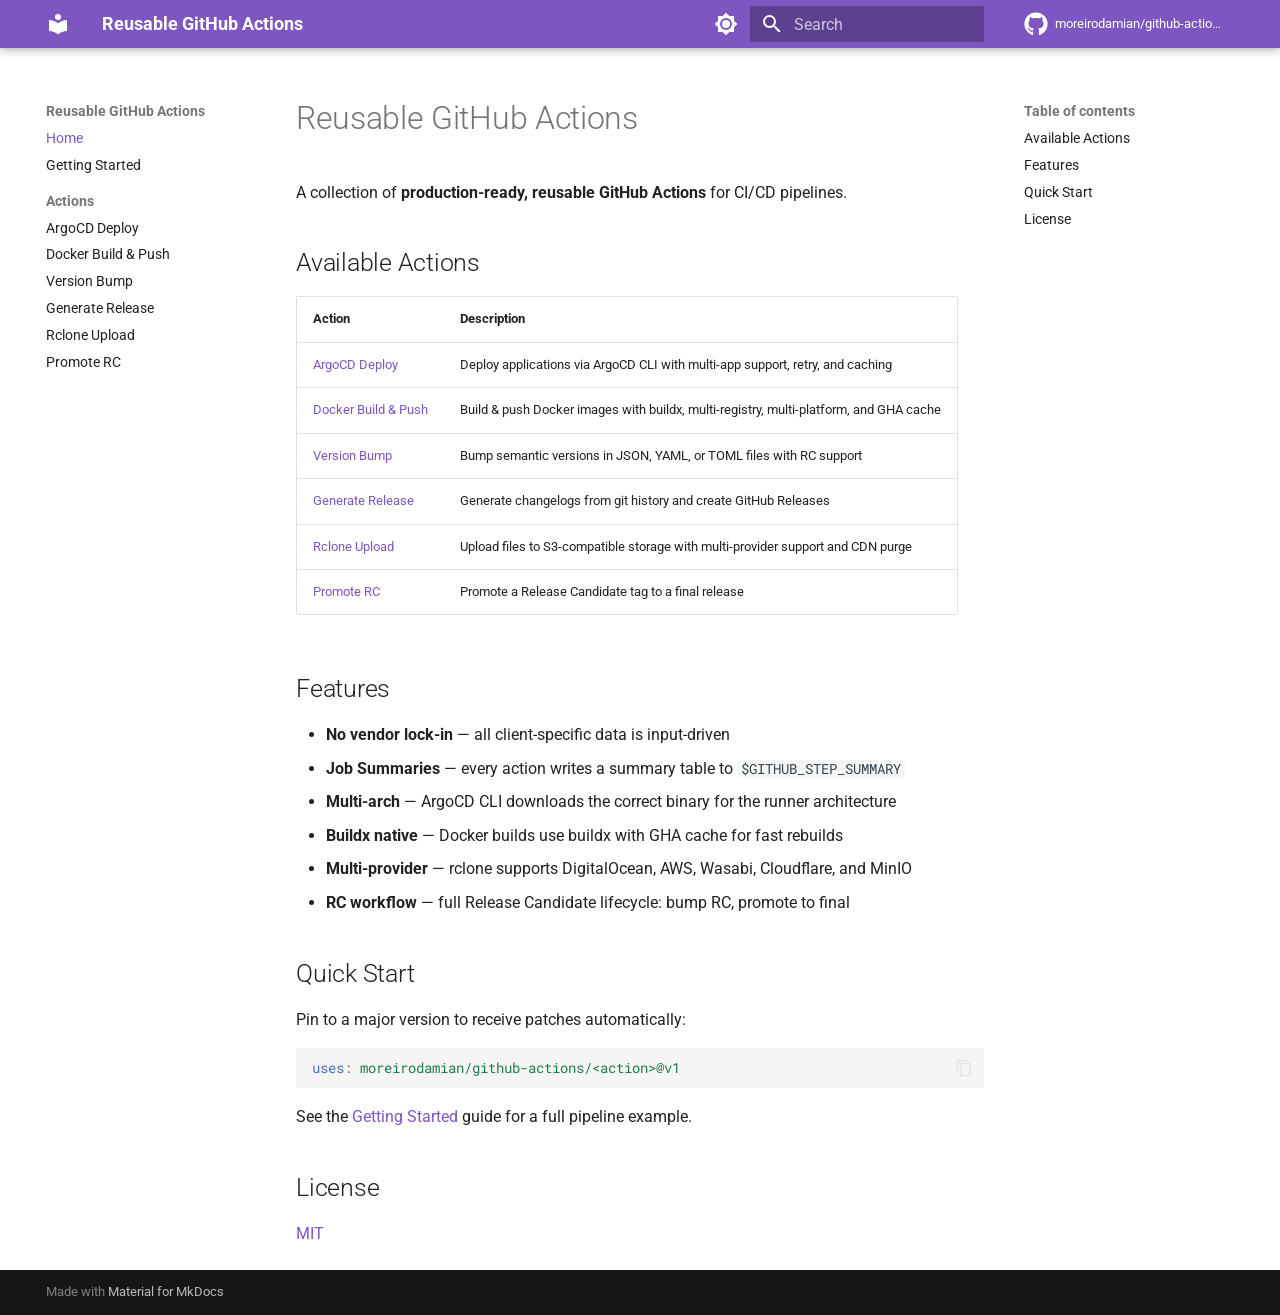
<file: index.html>
<!doctype html>
<html lang="en" class="no-js">
  <head>
    
      <meta charset="utf-8">
      <meta name="viewport" content="width=device-width,initial-scale=1">
      
        <meta name="description" content="Production-ready, reusable GitHub Actions for CI/CD pipelines">
      
      
        <meta name="author" content="Damian Moreiro">
      
      
        <link rel="canonical" href="https://moreirodamian.github.io/github-actions/">
      
      
      
        <link rel="next" href="getting-started/">
      
      
        
      
      
      <link rel="icon" href="assets/images/favicon.png">
      <meta name="generator" content="mkdocs-1.6.1, mkdocs-material-9.7.7">
    
    
      
        <title>Reusable GitHub Actions</title>
      
    
    
      <link rel="stylesheet" href="assets/stylesheets/main.ec1eaa64.min.css">
      
        
        <link rel="stylesheet" href="assets/stylesheets/palette.ab4e12ef.min.css">
      
      


    
    
      
    
    
      
        
        
        <link rel="preconnect" href="https://fonts.gstatic.com" crossorigin>
        <link rel="stylesheet" href="https://fonts.googleapis.com/css?family=Roboto:300,300i,400,400i,700,700i%7CRoboto+Mono:400,400i,700,700i&display=fallback">
        <style>:root{--md-text-font:"Roboto";--md-code-font:"Roboto Mono"}</style>
      
    
    
      <link rel="stylesheet" href="stylesheets/extra.css">
    
    <script>__md_scope=new URL(".",location),__md_hash=e=>[...e].reduce(((e,_)=>(e<<5)-e+_.charCodeAt(0)),0),__md_get=(e,_=localStorage,t=__md_scope)=>JSON.parse(_.getItem(t.pathname+"."+e)),__md_set=(e,_,t=localStorage,a=__md_scope)=>{try{t.setItem(a.pathname+"."+e,JSON.stringify(_))}catch(e){}}</script>
    
      

    
    
  </head>
  
  
    
    
      
    
    
    
    
    <body dir="ltr" data-md-color-scheme="default" data-md-color-primary="deep-purple" data-md-color-accent="purple">
  
    
    <input class="md-toggle" data-md-toggle="drawer" type="checkbox" id="__drawer" autocomplete="off">
    <input class="md-toggle" data-md-toggle="search" type="checkbox" id="__search" autocomplete="off">
    <label class="md-overlay" for="__drawer"></label>
    <div data-md-component="skip">
      
        
        <a href="#reusable-github-actions" class="md-skip">
          Skip to content
        </a>
      
    </div>
    <div data-md-component="announce">
      
    </div>
    
    
      

  

<header class="md-header md-header--shadow" data-md-component="header">
  <nav class="md-header__inner md-grid" aria-label="Header">
    <a href="." title="Reusable GitHub Actions" class="md-header__button md-logo" aria-label="Reusable GitHub Actions" data-md-component="logo">
      
  
  <svg xmlns="http://www.w3.org/2000/svg" viewBox="0 0 24 24"><path d="M12 8a3 3 0 0 0 3-3 3 3 0 0 0-3-3 3 3 0 0 0-3 3 3 3 0 0 0 3 3m0 3.54C9.64 9.35 6.5 8 3 8v11c3.5 0 6.64 1.35 9 3.54 2.36-2.19 5.5-3.54 9-3.54V8c-3.5 0-6.64 1.35-9 3.54"/></svg>

    </a>
    <label class="md-header__button md-icon" for="__drawer">
      
      <svg xmlns="http://www.w3.org/2000/svg" viewBox="0 0 24 24"><path d="M3 6h18v2H3zm0 5h18v2H3zm0 5h18v2H3z"/></svg>
    </label>
    <div class="md-header__title" data-md-component="header-title">
      <div class="md-header__ellipsis">
        <div class="md-header__topic">
          <span class="md-ellipsis">
            Reusable GitHub Actions
          </span>
        </div>
        <div class="md-header__topic" data-md-component="header-topic">
          <span class="md-ellipsis">
            
              Home
            
          </span>
        </div>
      </div>
    </div>
    
      
        <form class="md-header__option" data-md-component="palette">
  
    
    
    
    <input class="md-option" data-md-color-media="" data-md-color-scheme="default" data-md-color-primary="deep-purple" data-md-color-accent="purple"  aria-label="Switch to dark mode"  type="radio" name="__palette" id="__palette_0">
    
      <label class="md-header__button md-icon" title="Switch to dark mode" for="__palette_1" hidden>
        <svg xmlns="http://www.w3.org/2000/svg" viewBox="0 0 24 24"><path d="M12 8a4 4 0 0 0-4 4 4 4 0 0 0 4 4 4 4 0 0 0 4-4 4 4 0 0 0-4-4m0 10a6 6 0 0 1-6-6 6 6 0 0 1 6-6 6 6 0 0 1 6 6 6 6 0 0 1-6 6m8-9.31V4h-4.69L12 .69 8.69 4H4v4.69L.69 12 4 15.31V20h4.69L12 23.31 15.31 20H20v-4.69L23.31 12z"/></svg>
      </label>
    
  
    
    
    
    <input class="md-option" data-md-color-media="" data-md-color-scheme="slate" data-md-color-primary="deep-purple" data-md-color-accent="purple"  aria-label="Switch to light mode"  type="radio" name="__palette" id="__palette_1">
    
      <label class="md-header__button md-icon" title="Switch to light mode" for="__palette_0" hidden>
        <svg xmlns="http://www.w3.org/2000/svg" viewBox="0 0 24 24"><path d="M12 18c-.89 0-1.74-.2-2.5-.55C11.56 16.5 13 14.42 13 12s-1.44-4.5-3.5-5.45C10.26 6.2 11.11 6 12 6a6 6 0 0 1 6 6 6 6 0 0 1-6 6m8-9.31V4h-4.69L12 .69 8.69 4H4v4.69L.69 12 4 15.31V20h4.69L12 23.31 15.31 20H20v-4.69L23.31 12z"/></svg>
      </label>
    
  
</form>
      
    
    
      <script>var palette=__md_get("__palette");if(palette&&palette.color){if("(prefers-color-scheme)"===palette.color.media){var media=matchMedia("(prefers-color-scheme: light)"),input=document.querySelector(media.matches?"[data-md-color-media='(prefers-color-scheme: light)']":"[data-md-color-media='(prefers-color-scheme: dark)']");palette.color.media=input.getAttribute("data-md-color-media"),palette.color.scheme=input.getAttribute("data-md-color-scheme"),palette.color.primary=input.getAttribute("data-md-color-primary"),palette.color.accent=input.getAttribute("data-md-color-accent")}for(var[key,value]of Object.entries(palette.color))document.body.setAttribute("data-md-color-"+key,value)}</script>
    
    
    
      
      
        <label class="md-header__button md-icon" for="__search">
          
          <svg xmlns="http://www.w3.org/2000/svg" viewBox="0 0 24 24"><path d="M9.5 3A6.5 6.5 0 0 1 16 9.5c0 1.61-.59 3.09-1.56 4.23l.27.27h.79l5 5-1.5 1.5-5-5v-.79l-.27-.27A6.52 6.52 0 0 1 9.5 16 6.5 6.5 0 0 1 3 9.5 6.5 6.5 0 0 1 9.5 3m0 2C7 5 5 7 5 9.5S7 14 9.5 14 14 12 14 9.5 12 5 9.5 5"/></svg>
        </label>
        <div class="md-search" data-md-component="search" role="dialog">
  <label class="md-search__overlay" for="__search"></label>
  <div class="md-search__inner" role="search">
    <form class="md-search__form" name="search">
      <input type="text" class="md-search__input" name="query" aria-label="Search" placeholder="Search" autocapitalize="off" autocorrect="off" autocomplete="off" spellcheck="false" data-md-component="search-query" required>
      <label class="md-search__icon md-icon" for="__search">
        
        <svg xmlns="http://www.w3.org/2000/svg" viewBox="0 0 24 24"><path d="M9.5 3A6.5 6.5 0 0 1 16 9.5c0 1.61-.59 3.09-1.56 4.23l.27.27h.79l5 5-1.5 1.5-5-5v-.79l-.27-.27A6.52 6.52 0 0 1 9.5 16 6.5 6.5 0 0 1 3 9.5 6.5 6.5 0 0 1 9.5 3m0 2C7 5 5 7 5 9.5S7 14 9.5 14 14 12 14 9.5 12 5 9.5 5"/></svg>
        
        <svg xmlns="http://www.w3.org/2000/svg" viewBox="0 0 24 24"><path d="M20 11v2H8l5.5 5.5-1.42 1.42L4.16 12l7.92-7.92L13.5 5.5 8 11z"/></svg>
      </label>
      <nav class="md-search__options" aria-label="Search">
        
        <button type="reset" class="md-search__icon md-icon" title="Clear" aria-label="Clear" tabindex="-1">
          
          <svg xmlns="http://www.w3.org/2000/svg" viewBox="0 0 24 24"><path d="M19 6.41 17.59 5 12 10.59 6.41 5 5 6.41 10.59 12 5 17.59 6.41 19 12 13.41 17.59 19 19 17.59 13.41 12z"/></svg>
        </button>
      </nav>
      
        <div class="md-search__suggest" data-md-component="search-suggest"></div>
      
    </form>
    <div class="md-search__output">
      <div class="md-search__scrollwrap" tabindex="0" data-md-scrollfix>
        <div class="md-search-result" data-md-component="search-result">
          <div class="md-search-result__meta">
            Initializing search
          </div>
          <ol class="md-search-result__list" role="presentation"></ol>
        </div>
      </div>
    </div>
  </div>
</div>
      
    
    
      <div class="md-header__source">
        <a href="https://github.com/moreirodamian/github-actions" title="Go to repository" class="md-source" data-md-component="source">
  <div class="md-source__icon md-icon">
    
    <svg xmlns="http://www.w3.org/2000/svg" viewBox="0 0 512 512"><!--! Font Awesome Free 7.1.0 by @fontawesome - https://fontawesome.com License - https://fontawesome.com/license/free (Icons: CC BY 4.0, Fonts: SIL OFL 1.1, Code: MIT License) Copyright 2025 Fonticons, Inc.--><path d="M173.9 397.4c0 2-2.3 3.6-5.2 3.6-3.3.3-5.6-1.3-5.6-3.6 0-2 2.3-3.6 5.2-3.6 3-.3 5.6 1.3 5.6 3.6m-31.1-4.5c-.7 2 1.3 4.3 4.3 4.9 2.6 1 5.6 0 6.2-2s-1.3-4.3-4.3-5.2c-2.6-.7-5.5.3-6.2 2.3m44.2-1.7c-2.9.7-4.9 2.6-4.6 4.9.3 2 2.9 3.3 5.9 2.6 2.9-.7 4.9-2.6 4.6-4.6-.3-1.9-3-3.2-5.9-2.9M252.8 8C114.1 8 8 113.3 8 252c0 110.9 69.8 205.8 169.5 239.2 12.8 2.3 17.3-5.6 17.3-12.1 0-6.2-.3-40.4-.3-61.4 0 0-70 15-84.7-29.8 0 0-11.4-29.1-27.8-36.6 0 0-22.9-15.7 1.6-15.4 0 0 24.9 2 38.6 25.8 21.9 38.6 58.6 27.5 72.9 20.9 2.3-16 8.8-27.1 16-33.7-55.9-6.2-112.3-14.3-112.3-110.5 0-27.5 7.6-41.3 23.6-58.9-2.6-6.5-11.1-33.3 2.6-67.9 20.9-6.5 69 27 69 27 20-5.6 41.5-8.5 62.8-8.5s42.8 2.9 62.8 8.5c0 0 48.1-33.6 69-27 13.7 34.7 5.2 61.4 2.6 67.9 16 17.7 25.8 31.5 25.8 58.9 0 96.5-58.9 104.2-114.8 110.5 9.2 7.9 17 22.9 17 46.4 0 33.7-.3 75.4-.3 83.6 0 6.5 4.6 14.4 17.3 12.1C436.2 457.8 504 362.9 504 252 504 113.3 391.5 8 252.8 8M105.2 352.9c-1.3 1-1 3.3.7 5.2 1.6 1.6 3.9 2.3 5.2 1 1.3-1 1-3.3-.7-5.2-1.6-1.6-3.9-2.3-5.2-1m-10.8-8.1c-.7 1.3.3 2.9 2.3 3.9 1.6 1 3.6.7 4.3-.7.7-1.3-.3-2.9-2.3-3.9-2-.6-3.6-.3-4.3.7m32.4 35.6c-1.6 1.3-1 4.3 1.3 6.2 2.3 2.3 5.2 2.6 6.5 1 1.3-1.3.7-4.3-1.3-6.2-2.2-2.3-5.2-2.6-6.5-1m-11.4-14.7c-1.6 1-1.6 3.6 0 5.9s4.3 3.3 5.6 2.3c1.6-1.3 1.6-3.9 0-6.2-1.4-2.3-4-3.3-5.6-2"/></svg>
  </div>
  <div class="md-source__repository">
    moreirodamian/github-actions
  </div>
</a>
      </div>
    
  </nav>
  
</header>
    
    <div class="md-container" data-md-component="container">
      
      
        
          
        
      
      <main class="md-main" data-md-component="main">
        <div class="md-main__inner md-grid">
          
            
              
              <div class="md-sidebar md-sidebar--primary" data-md-component="sidebar" data-md-type="navigation" >
                <div class="md-sidebar__scrollwrap">
                  <div class="md-sidebar__inner">
                    



<nav class="md-nav md-nav--primary" aria-label="Navigation" data-md-level="0">
  <label class="md-nav__title" for="__drawer">
    <a href="." title="Reusable GitHub Actions" class="md-nav__button md-logo" aria-label="Reusable GitHub Actions" data-md-component="logo">
      
  
  <svg xmlns="http://www.w3.org/2000/svg" viewBox="0 0 24 24"><path d="M12 8a3 3 0 0 0 3-3 3 3 0 0 0-3-3 3 3 0 0 0-3 3 3 3 0 0 0 3 3m0 3.54C9.64 9.35 6.5 8 3 8v11c3.5 0 6.64 1.35 9 3.54 2.36-2.19 5.5-3.54 9-3.54V8c-3.5 0-6.64 1.35-9 3.54"/></svg>

    </a>
    Reusable GitHub Actions
  </label>
  
    <div class="md-nav__source">
      <a href="https://github.com/moreirodamian/github-actions" title="Go to repository" class="md-source" data-md-component="source">
  <div class="md-source__icon md-icon">
    
    <svg xmlns="http://www.w3.org/2000/svg" viewBox="0 0 512 512"><!--! Font Awesome Free 7.1.0 by @fontawesome - https://fontawesome.com License - https://fontawesome.com/license/free (Icons: CC BY 4.0, Fonts: SIL OFL 1.1, Code: MIT License) Copyright 2025 Fonticons, Inc.--><path d="M173.9 397.4c0 2-2.3 3.6-5.2 3.6-3.3.3-5.6-1.3-5.6-3.6 0-2 2.3-3.6 5.2-3.6 3-.3 5.6 1.3 5.6 3.6m-31.1-4.5c-.7 2 1.3 4.3 4.3 4.9 2.6 1 5.6 0 6.2-2s-1.3-4.3-4.3-5.2c-2.6-.7-5.5.3-6.2 2.3m44.2-1.7c-2.9.7-4.9 2.6-4.6 4.9.3 2 2.9 3.3 5.9 2.6 2.9-.7 4.9-2.6 4.6-4.6-.3-1.9-3-3.2-5.9-2.9M252.8 8C114.1 8 8 113.3 8 252c0 110.9 69.8 205.8 169.5 239.2 12.8 2.3 17.3-5.6 17.3-12.1 0-6.2-.3-40.4-.3-61.4 0 0-70 15-84.7-29.8 0 0-11.4-29.1-27.8-36.6 0 0-22.9-15.7 1.6-15.4 0 0 24.9 2 38.6 25.8 21.9 38.6 58.6 27.5 72.9 20.9 2.3-16 8.8-27.1 16-33.7-55.9-6.2-112.3-14.3-112.3-110.5 0-27.5 7.6-41.3 23.6-58.9-2.6-6.5-11.1-33.3 2.6-67.9 20.9-6.5 69 27 69 27 20-5.6 41.5-8.5 62.8-8.5s42.8 2.9 62.8 8.5c0 0 48.1-33.6 69-27 13.7 34.7 5.2 61.4 2.6 67.9 16 17.7 25.8 31.5 25.8 58.9 0 96.5-58.9 104.2-114.8 110.5 9.2 7.9 17 22.9 17 46.4 0 33.7-.3 75.4-.3 83.6 0 6.5 4.6 14.4 17.3 12.1C436.2 457.8 504 362.9 504 252 504 113.3 391.5 8 252.8 8M105.2 352.9c-1.3 1-1 3.3.7 5.2 1.6 1.6 3.9 2.3 5.2 1 1.3-1 1-3.3-.7-5.2-1.6-1.6-3.9-2.3-5.2-1m-10.8-8.1c-.7 1.3.3 2.9 2.3 3.9 1.6 1 3.6.7 4.3-.7.7-1.3-.3-2.9-2.3-3.9-2-.6-3.6-.3-4.3.7m32.4 35.6c-1.6 1.3-1 4.3 1.3 6.2 2.3 2.3 5.2 2.6 6.5 1 1.3-1.3.7-4.3-1.3-6.2-2.2-2.3-5.2-2.6-6.5-1m-11.4-14.7c-1.6 1-1.6 3.6 0 5.9s4.3 3.3 5.6 2.3c1.6-1.3 1.6-3.9 0-6.2-1.4-2.3-4-3.3-5.6-2"/></svg>
  </div>
  <div class="md-source__repository">
    moreirodamian/github-actions
  </div>
</a>
    </div>
  
  <ul class="md-nav__list" data-md-scrollfix>
    
      
      
  
  
    
  
  
  
    <li class="md-nav__item md-nav__item--active">
      
      <input class="md-nav__toggle md-toggle" type="checkbox" id="__toc">
      
      
        
      
      
        <label class="md-nav__link md-nav__link--active" for="__toc">
          
  
  
  <span class="md-ellipsis">
    
  
    Home
  

    
  </span>
  
  

          <span class="md-nav__icon md-icon"></span>
        </label>
      
      <a href="." class="md-nav__link md-nav__link--active">
        
  
  
  <span class="md-ellipsis">
    
  
    Home
  

    
  </span>
  
  

      </a>
      
        

<nav class="md-nav md-nav--secondary" aria-label="Table of contents">
  
  
  
    
  
  
    <label class="md-nav__title" for="__toc">
      <span class="md-nav__icon md-icon"></span>
      Table of contents
    </label>
    <ul class="md-nav__list" data-md-component="toc" data-md-scrollfix>
      
        <li class="md-nav__item">
  <a href="#available-actions" class="md-nav__link">
    <span class="md-ellipsis">
      
        Available Actions
      
    </span>
  </a>
  
</li>
      
        <li class="md-nav__item">
  <a href="#features" class="md-nav__link">
    <span class="md-ellipsis">
      
        Features
      
    </span>
  </a>
  
</li>
      
        <li class="md-nav__item">
  <a href="#quick-start" class="md-nav__link">
    <span class="md-ellipsis">
      
        Quick Start
      
    </span>
  </a>
  
</li>
      
        <li class="md-nav__item">
  <a href="#license" class="md-nav__link">
    <span class="md-ellipsis">
      
        License
      
    </span>
  </a>
  
</li>
      
    </ul>
  
</nav>
      
    </li>
  

    
      
      
  
  
  
  
    <li class="md-nav__item">
      <a href="getting-started/" class="md-nav__link">
        
  
  
  <span class="md-ellipsis">
    
  
    Getting Started
  

    
  </span>
  
  

      </a>
    </li>
  

    
      
      
  
  
  
  
    
    
    
    
      
        
        
      
    
    
    <li class="md-nav__item md-nav__item--section md-nav__item--nested">
      
        
        
        <input class="md-nav__toggle md-toggle " type="checkbox" id="__nav_3" >
        
          
          <label class="md-nav__link" for="__nav_3" id="__nav_3_label" tabindex="">
            
  
  
  <span class="md-ellipsis">
    
  
    Actions
  

    
  </span>
  
  

            <span class="md-nav__icon md-icon"></span>
          </label>
        
        <nav class="md-nav" data-md-level="1" aria-labelledby="__nav_3_label" aria-expanded="false">
          <label class="md-nav__title" for="__nav_3">
            <span class="md-nav__icon md-icon"></span>
            
  
    Actions
  

          </label>
          <ul class="md-nav__list" data-md-scrollfix>
            
              
                
  
  
  
  
    <li class="md-nav__item">
      <a href="actions/argocd-deploy/" class="md-nav__link">
        
  
  
  <span class="md-ellipsis">
    
  
    ArgoCD Deploy
  

    
  </span>
  
  

      </a>
    </li>
  

              
            
              
                
  
  
  
  
    <li class="md-nav__item">
      <a href="actions/docker-build/" class="md-nav__link">
        
  
  
  <span class="md-ellipsis">
    
  
    Docker Build & Push
  

    
  </span>
  
  

      </a>
    </li>
  

              
            
              
                
  
  
  
  
    <li class="md-nav__item">
      <a href="actions/version-bump/" class="md-nav__link">
        
  
  
  <span class="md-ellipsis">
    
  
    Version Bump
  

    
  </span>
  
  

      </a>
    </li>
  

              
            
              
                
  
  
  
  
    <li class="md-nav__item">
      <a href="actions/generate-release/" class="md-nav__link">
        
  
  
  <span class="md-ellipsis">
    
  
    Generate Release
  

    
  </span>
  
  

      </a>
    </li>
  

              
            
              
                
  
  
  
  
    <li class="md-nav__item">
      <a href="actions/rclone-upload/" class="md-nav__link">
        
  
  
  <span class="md-ellipsis">
    
  
    Rclone Upload
  

    
  </span>
  
  

      </a>
    </li>
  

              
            
              
                
  
  
  
  
    <li class="md-nav__item">
      <a href="actions/promote-rc/" class="md-nav__link">
        
  
  
  <span class="md-ellipsis">
    
  
    Promote RC
  

    
  </span>
  
  

      </a>
    </li>
  

              
            
          </ul>
        </nav>
      
    </li>
  

    
  </ul>
</nav>
                  </div>
                </div>
              </div>
            
            
              
              <div class="md-sidebar md-sidebar--secondary" data-md-component="sidebar" data-md-type="toc" >
                <div class="md-sidebar__scrollwrap">
                  <div class="md-sidebar__inner">
                    

<nav class="md-nav md-nav--secondary" aria-label="Table of contents">
  
  
  
    
  
  
    <label class="md-nav__title" for="__toc">
      <span class="md-nav__icon md-icon"></span>
      Table of contents
    </label>
    <ul class="md-nav__list" data-md-component="toc" data-md-scrollfix>
      
        <li class="md-nav__item">
  <a href="#available-actions" class="md-nav__link">
    <span class="md-ellipsis">
      
        Available Actions
      
    </span>
  </a>
  
</li>
      
        <li class="md-nav__item">
  <a href="#features" class="md-nav__link">
    <span class="md-ellipsis">
      
        Features
      
    </span>
  </a>
  
</li>
      
        <li class="md-nav__item">
  <a href="#quick-start" class="md-nav__link">
    <span class="md-ellipsis">
      
        Quick Start
      
    </span>
  </a>
  
</li>
      
        <li class="md-nav__item">
  <a href="#license" class="md-nav__link">
    <span class="md-ellipsis">
      
        License
      
    </span>
  </a>
  
</li>
      
    </ul>
  
</nav>
                  </div>
                </div>
              </div>
            
          
          
            <div class="md-content" data-md-component="content">
              
              <article class="md-content__inner md-typeset">
                
                  


  
  


<h1 id="reusable-github-actions">Reusable GitHub Actions</h1>
<p>A collection of <strong>production-ready, reusable GitHub Actions</strong> for CI/CD pipelines.</p>
<h2 id="available-actions">Available Actions</h2>
<table>
<thead>
<tr>
<th>Action</th>
<th>Description</th>
</tr>
</thead>
<tbody>
<tr>
<td><a href="actions/argocd-deploy/">ArgoCD Deploy</a></td>
<td>Deploy applications via ArgoCD CLI with multi-app support, retry, and caching</td>
</tr>
<tr>
<td><a href="actions/docker-build/">Docker Build &amp; Push</a></td>
<td>Build &amp; push Docker images with buildx, multi-registry, multi-platform, and GHA cache</td>
</tr>
<tr>
<td><a href="actions/version-bump/">Version Bump</a></td>
<td>Bump semantic versions in JSON, YAML, or TOML files with RC support</td>
</tr>
<tr>
<td><a href="actions/generate-release/">Generate Release</a></td>
<td>Generate changelogs from git history and create GitHub Releases</td>
</tr>
<tr>
<td><a href="actions/rclone-upload/">Rclone Upload</a></td>
<td>Upload files to S3-compatible storage with multi-provider support and CDN purge</td>
</tr>
<tr>
<td><a href="actions/promote-rc/">Promote RC</a></td>
<td>Promote a Release Candidate tag to a final release</td>
</tr>
</tbody>
</table>
<h2 id="features">Features</h2>
<ul>
<li><strong>No vendor lock-in</strong> — all client-specific data is input-driven</li>
<li><strong>Job Summaries</strong> — every action writes a summary table to <code>$GITHUB_STEP_SUMMARY</code></li>
<li><strong>Multi-arch</strong> — ArgoCD CLI downloads the correct binary for the runner architecture</li>
<li><strong>Buildx native</strong> — Docker builds use buildx with GHA cache for fast rebuilds</li>
<li><strong>Multi-provider</strong> — rclone supports DigitalOcean, AWS, Wasabi, Cloudflare, and MinIO</li>
<li><strong>RC workflow</strong> — full Release Candidate lifecycle: bump RC, promote to final</li>
</ul>
<h2 id="quick-start">Quick Start</h2>
<p>Pin to a major version to receive patches automatically:</p>
<div class="highlight"><pre><span></span><code><a id="__codelineno-0-1" name="__codelineno-0-1" href="#__codelineno-0-1"></a><span class="nt">uses</span><span class="p">:</span><span class="w"> </span><span class="l l-Scalar l-Scalar-Plain">moreirodamian/github-actions/&lt;action&gt;@v1</span>
</code></pre></div>
<p>See the <a href="getting-started/">Getting Started</a> guide for a full pipeline example.</p>
<h2 id="license">License</h2>
<p><a href="https://github.com/moreirodamian/github-actions/blob/main/LICENSE">MIT</a></p>












                
              </article>
            </div>
          
          
<script>var target=document.getElementById(location.hash.slice(1));target&&target.name&&(target.checked=target.name.startsWith("__tabbed_"))</script>
        </div>
        
          <button type="button" class="md-top md-icon" data-md-component="top" hidden>
  
  <svg xmlns="http://www.w3.org/2000/svg" viewBox="0 0 24 24"><path d="M13 20h-2V8l-5.5 5.5-1.42-1.42L12 4.16l7.92 7.92-1.42 1.42L13 8z"/></svg>
  Back to top
</button>
        
      </main>
      
        <footer class="md-footer">
  
  <div class="md-footer-meta md-typeset">
    <div class="md-footer-meta__inner md-grid">
      <div class="md-copyright">
  
  
    Made with
    <a href="https://squidfunk.github.io/mkdocs-material/" target="_blank" rel="noopener">
      Material for MkDocs
    </a>
  
</div>
      
    </div>
  </div>
</footer>
      
    </div>
    <div class="md-dialog" data-md-component="dialog">
      <div class="md-dialog__inner md-typeset"></div>
    </div>
    
    
    
      
      
      <script id="__config" type="application/json">{"annotate": null, "base": ".", "features": ["content.code.copy", "navigation.instant", "navigation.sections", "navigation.top", "search.highlight", "search.suggest"], "search": "assets/javascripts/workers/search.2c215733.min.js", "tags": null, "translations": {"clipboard.copied": "Copied to clipboard", "clipboard.copy": "Copy to clipboard", "search.result.more.one": "1 more on this page", "search.result.more.other": "# more on this page", "search.result.none": "No matching documents", "search.result.one": "1 matching document", "search.result.other": "# matching documents", "search.result.placeholder": "Type to start searching", "search.result.term.missing": "Missing", "select.version": "Select version"}, "version": null}</script>
    
    
      <script src="assets/javascripts/bundle.d7400e89.min.js"></script>
      
    
  </body>
</html>
</file>
<file: stylesheets/extra.css>
/* Action reference tables: prevent wrapping in the Name column */
.md-typeset table:not([class]) th:first-child,
.md-typeset table:not([class]) td:first-child {
  white-space: nowrap;
}
</file>
<file: assets/stylesheets/main.ec1eaa64.min.css>
@charset "UTF-8";html{-webkit-text-size-adjust:none;-moz-text-size-adjust:none;text-size-adjust:none;box-sizing:border-box}*,:after,:before{box-sizing:inherit}@media (prefers-reduced-motion){*,:after,:before{transition:none!important}}body{margin:0}a,button,input,label{-webkit-tap-highlight-color:transparent}a{color:inherit;text-decoration:none}hr{border:0;box-sizing:initial;display:block;height:.05rem;overflow:visible;padding:0}small{font-size:80%}sub,sup{line-height:1em}img{border-style:none}table{border-collapse:initial;border-spacing:0}td,th{font-weight:400;vertical-align:top}button{background:#0000;border:0;font-family:inherit;font-size:inherit;margin:0;padding:0}input{border:0;outline:none}:root{--md-primary-fg-color:#4051b5;--md-primary-fg-color--light:#5d6cc0;--md-primary-fg-color--dark:#303fa1;--md-primary-bg-color:#fff;--md-primary-bg-color--light:#ffffffb3;--md-accent-fg-color:#526cfe;--md-accent-fg-color--transparent:#526cfe1a;--md-accent-bg-color:#fff;--md-accent-bg-color--light:#ffffffb3}[data-md-color-scheme=default]{color-scheme:light}[data-md-color-scheme=default] img[src$="#gh-dark-mode-only"],[data-md-color-scheme=default] img[src$="#only-dark"]{display:none}:root,[data-md-color-scheme=default]{--md-hue:225deg;--md-default-fg-color:#000000de;--md-default-fg-color--light:#0000008a;--md-default-fg-color--lighter:#00000052;--md-default-fg-color--lightest:#00000012;--md-default-bg-color:#fff;--md-default-bg-color--light:#ffffffb3;--md-default-bg-color--lighter:#ffffff4d;--md-default-bg-color--lightest:#ffffff1f;--md-code-fg-color:#36464e;--md-code-bg-color:#f5f5f5;--md-code-bg-color--light:#f5f5f5b3;--md-code-bg-color--lighter:#f5f5f54d;--md-code-hl-color:#4287ff;--md-code-hl-color--light:#4287ff1a;--md-code-hl-number-color:#d52a2a;--md-code-hl-special-color:#db1457;--md-code-hl-function-color:#a846b9;--md-code-hl-constant-color:#6e59d9;--md-code-hl-keyword-color:#3f6ec6;--md-code-hl-string-color:#1c7d4d;--md-code-hl-name-color:var(--md-code-fg-color);--md-code-hl-operator-color:var(--md-default-fg-color--light);--md-code-hl-punctuation-color:var(--md-default-fg-color--light);--md-code-hl-comment-color:var(--md-default-fg-color--light);--md-code-hl-generic-color:var(--md-default-fg-color--light);--md-code-hl-variable-color:var(--md-default-fg-color--light);--md-typeset-color:var(--md-default-fg-color);--md-typeset-a-color:var(--md-primary-fg-color);--md-typeset-del-color:#f5503d26;--md-typeset-ins-color:#0bd57026;--md-typeset-kbd-color:#fafafa;--md-typeset-kbd-accent-color:#fff;--md-typeset-kbd-border-color:#b8b8b8;--md-typeset-mark-color:#ffff0080;--md-typeset-table-color:#0000001f;--md-typeset-table-color--light:rgba(0,0,0,.035);--md-admonition-fg-color:var(--md-default-fg-color);--md-admonition-bg-color:var(--md-default-bg-color);--md-warning-fg-color:#000000de;--md-warning-bg-color:#ff9;--md-footer-fg-color:#fff;--md-footer-fg-color--light:#ffffffb3;--md-footer-fg-color--lighter:#ffffff73;--md-footer-bg-color:#000000de;--md-footer-bg-color--dark:#00000052;--md-shadow-z1:0 0.2rem 0.5rem #0000000d,0 0 0.05rem #0000001a;--md-shadow-z2:0 0.2rem 0.5rem #0000001a,0 0 0.05rem #00000040;--md-shadow-z3:0 0.2rem 0.5rem #0003,0 0 0.05rem #00000059}.md-icon svg{fill:currentcolor;display:block;height:1.2rem;width:1.2rem}body{-webkit-font-smoothing:antialiased;-moz-osx-font-smoothing:grayscale;--md-text-font-family:var(--md-text-font,_),-apple-system,BlinkMacSystemFont,Helvetica,Arial,sans-serif;--md-code-font-family:var(--md-code-font,_),SFMono-Regular,Consolas,Menlo,monospace}aside,body,input{font-feature-settings:"kern","liga";color:var(--md-typeset-color);font-family:var(--md-text-font-family)}code,kbd,pre{font-feature-settings:"kern";font-family:var(--md-code-font-family)}:root{--md-typeset-table-sort-icon:url('data:image/svg+xml;charset=utf-8,<svg xmlns="http://www.w3.org/2000/svg" viewBox="0 0 24 24"><path d="m18 21-4-4h3V7h-3l4-4 4 4h-3v10h3M2 19v-2h10v2M2 13v-2h7v2M2 7V5h4v2z"/></svg>');--md-typeset-table-sort-icon--asc:url('data:image/svg+xml;charset=utf-8,<svg xmlns="http://www.w3.org/2000/svg" viewBox="0 0 24 24"><path d="M19 17h3l-4 4-4-4h3V3h2M2 17h10v2H2M6 5v2H2V5m0 6h7v2H2z"/></svg>');--md-typeset-table-sort-icon--desc:url('data:image/svg+xml;charset=utf-8,<svg xmlns="http://www.w3.org/2000/svg" viewBox="0 0 24 24"><path d="M19 7h3l-4-4-4 4h3v14h2M2 17h10v2H2M6 5v2H2V5m0 6h7v2H2z"/></svg>')}.md-typeset{-webkit-print-color-adjust:exact;color-adjust:exact;font-size:.8rem;line-height:1.6;overflow-wrap:break-word}@media print{.md-typeset{font-size:.68rem}}.md-typeset blockquote,.md-typeset dl,.md-typeset figure,.md-typeset ol,.md-typeset pre,.md-typeset ul{margin-bottom:1em;margin-top:1em}.md-typeset h1{color:var(--md-default-fg-color--light);font-size:2em;line-height:1.3;margin:0 0 1.25em}.md-typeset h1,.md-typeset h2{font-weight:300;letter-spacing:-.01em}.md-typeset h2{font-size:1.5625em;line-height:1.4;margin:1.6em 0 .64em}.md-typeset h3{font-size:1.25em;font-weight:400;letter-spacing:-.01em;line-height:1.5;margin:1.6em 0 .8em}.md-typeset h2+h3{margin-top:.8em}.md-typeset h4{font-weight:700;letter-spacing:-.01em;margin:1em 0}.md-typeset h5,.md-typeset h6{color:var(--md-default-fg-color--light);font-size:.8em;font-weight:700;letter-spacing:-.01em;margin:1.25em 0}.md-typeset h5{text-transform:uppercase}.md-typeset h5 code{text-transform:none}.md-typeset hr{border-bottom:.05rem solid var(--md-default-fg-color--lightest);display:flow-root;margin:1.5em 0}.md-typeset a{color:var(--md-typeset-a-color);word-break:break-word}.md-typeset a,.md-typeset a:before{transition:color 125ms}.md-typeset a:focus,.md-typeset a:hover{color:var(--md-accent-fg-color)}.md-typeset a:focus code,.md-typeset a:hover code{background-color:var(--md-accent-fg-color--transparent);color:var(--md-accent-fg-color)}.md-typeset a code{color:var(--md-typeset-a-color)}.md-typeset a.focus-visible{outline-color:var(--md-accent-fg-color);outline-offset:.2rem}.md-typeset code,.md-typeset kbd,.md-typeset pre{color:var(--md-code-fg-color);direction:ltr;font-variant-ligatures:none;transition:background-color 125ms}@media print{.md-typeset code,.md-typeset kbd,.md-typeset pre{white-space:pre-wrap}}.md-typeset code{background-color:var(--md-code-bg-color);border-radius:.1rem;-webkit-box-decoration-break:clone;box-decoration-break:clone;font-size:.85em;padding:0 .2941176471em;transition:color 125ms,background-color 125ms;word-break:break-word}.md-typeset code:not(.focus-visible){-webkit-tap-highlight-color:transparent;outline:none}.md-typeset pre{display:flow-root;line-height:1.4;position:relative}.md-typeset pre>code{-webkit-box-decoration-break:slice;box-decoration-break:slice;box-shadow:none;display:block;margin:0;outline-color:var(--md-accent-fg-color);overflow:auto;padding:.7720588235em 1.1764705882em;scrollbar-color:var(--md-default-fg-color--lighter) #0000;scrollbar-width:thin;touch-action:auto;word-break:normal}.md-typeset pre>code:hover{scrollbar-color:var(--md-accent-fg-color) #0000}.md-typeset pre>code::-webkit-scrollbar{height:.2rem;width:.2rem}.md-typeset pre>code::-webkit-scrollbar-thumb{background-color:var(--md-default-fg-color--lighter)}.md-typeset pre>code::-webkit-scrollbar-thumb:hover{background-color:var(--md-accent-fg-color)}.md-typeset kbd{background-color:var(--md-typeset-kbd-color);border-radius:.1rem;box-shadow:0 .1rem 0 .05rem var(--md-typeset-kbd-border-color),0 .1rem 0 var(--md-typeset-kbd-border-color),0 -.1rem .2rem var(--md-typeset-kbd-accent-color) inset;color:var(--md-default-fg-color);display:inline-block;font-size:.75em;padding:0 .6666666667em;vertical-align:text-top;word-break:break-word}.md-typeset mark{background-color:var(--md-typeset-mark-color);-webkit-box-decoration-break:clone;box-decoration-break:clone;color:inherit;word-break:break-word}.md-typeset abbr{cursor:help;text-decoration:none}.md-typeset [data-preview],.md-typeset abbr{border-bottom:.05rem dotted var(--md-default-fg-color--light)}.md-typeset small{opacity:.75}[dir=ltr] .md-typeset sub,[dir=ltr] .md-typeset sup{margin-left:.078125em}[dir=rtl] .md-typeset sub,[dir=rtl] .md-typeset sup{margin-right:.078125em}[dir=ltr] .md-typeset blockquote{padding-left:.6rem}[dir=rtl] .md-typeset blockquote{padding-right:.6rem}[dir=ltr] .md-typeset blockquote{border-left:.2rem solid var(--md-default-fg-color--lighter)}[dir=rtl] .md-typeset blockquote{border-right:.2rem solid var(--md-default-fg-color--lighter)}.md-typeset blockquote{color:var(--md-default-fg-color--light);margin-left:0;margin-right:0}.md-typeset ul{list-style-type:disc}.md-typeset ul[type]{list-style-type:revert-layer}[dir=ltr] .md-typeset ol,[dir=ltr] .md-typeset ul{margin-left:.625em}[dir=rtl] .md-typeset ol,[dir=rtl] .md-typeset ul{margin-right:.625em}.md-typeset ol,.md-typeset ul{padding:0}.md-typeset ol:not([hidden]),.md-typeset ul:not([hidden]){display:flow-root}.md-typeset ol ol,.md-typeset ul ol{list-style-type:lower-alpha}.md-typeset ol ol ol,.md-typeset ul ol ol{list-style-type:lower-roman}.md-typeset ol ol ol ol,.md-typeset ul ol ol ol{list-style-type:upper-alpha}.md-typeset ol ol ol ol ol,.md-typeset ul ol ol ol ol{list-style-type:upper-roman}.md-typeset ol[type],.md-typeset ul[type]{list-style-type:revert-layer}[dir=ltr] .md-typeset ol li,[dir=ltr] .md-typeset ul li{margin-left:1.25em}[dir=rtl] .md-typeset ol li,[dir=rtl] .md-typeset ul li{margin-right:1.25em}.md-typeset ol li,.md-typeset ul li{margin-bottom:.5em}.md-typeset ol li blockquote,.md-typeset ol li p,.md-typeset ul li blockquote,.md-typeset ul li p{margin:.5em 0}.md-typeset ol li:last-child,.md-typeset ul li:last-child{margin-bottom:0}[dir=ltr] .md-typeset ol li ol,[dir=ltr] .md-typeset ol li ul,[dir=ltr] .md-typeset ul li ol,[dir=ltr] .md-typeset ul li ul{margin-left:.625em}[dir=rtl] .md-typeset ol li ol,[dir=rtl] .md-typeset ol li ul,[dir=rtl] .md-typeset ul li ol,[dir=rtl] .md-typeset ul li ul{margin-right:.625em}.md-typeset ol li ol,.md-typeset ol li ul,.md-typeset ul li ol,.md-typeset ul li ul{margin-bottom:.5em;margin-top:.5em}[dir=ltr] .md-typeset dd{margin-left:1.875em}[dir=rtl] .md-typeset dd{margin-right:1.875em}.md-typeset dd{margin-bottom:1.5em;margin-top:1em}.md-typeset img,.md-typeset svg,.md-typeset video{height:auto;max-width:100%}.md-typeset img[align=left]{margin:1em 1em 1em 0}.md-typeset img[align=right]{margin:1em 0 1em 1em}.md-typeset img[align]:only-child{margin-top:0}.md-typeset figure{display:flow-root;margin:1em auto;max-width:100%;text-align:center;width:fit-content}.md-typeset figure img{display:block;margin:0 auto}.md-typeset figcaption{font-style:italic;margin:1em auto;max-width:24rem}.md-typeset iframe{max-width:100%}.md-typeset table:not([class]){background-color:var(--md-default-bg-color);border:.05rem solid var(--md-typeset-table-color);border-radius:.1rem;display:inline-block;font-size:.64rem;max-width:100%;overflow:auto;touch-action:auto}@media print{.md-typeset table:not([class]){display:table}}.md-typeset table:not([class])+*{margin-top:1.5em}.md-typeset table:not([class]) td>:first-child,.md-typeset table:not([class]) th>:first-child{margin-top:0}.md-typeset table:not([class]) td>:last-child,.md-typeset table:not([class]) th>:last-child{margin-bottom:0}.md-typeset table:not([class]) td:not([align]),.md-typeset table:not([class]) th:not([align]){text-align:left}[dir=rtl] .md-typeset table:not([class]) td:not([align]),[dir=rtl] .md-typeset table:not([class]) th:not([align]){text-align:right}.md-typeset table:not([class]) th{font-weight:700;min-width:5rem;padding:.9375em 1.25em;vertical-align:top}.md-typeset table:not([class]) td{border-top:.05rem solid var(--md-typeset-table-color);padding:.9375em 1.25em;vertical-align:top}.md-typeset table:not([class]) tbody tr{transition:background-color 125ms}.md-typeset table:not([class]) tbody tr:hover{background-color:var(--md-typeset-table-color--light);box-shadow:0 .05rem 0 var(--md-default-bg-color) inset}.md-typeset table:not([class]) a{word-break:normal}.md-typeset table th[role=columnheader]{cursor:pointer}[dir=ltr] .md-typeset table th[role=columnheader]:after{margin-left:.5em}[dir=rtl] .md-typeset table th[role=columnheader]:after{margin-right:.5em}.md-typeset table th[role=columnheader]:after{content:"";display:inline-block;height:1.2em;-webkit-mask-image:var(--md-typeset-table-sort-icon);mask-image:var(--md-typeset-table-sort-icon);-webkit-mask-repeat:no-repeat;mask-repeat:no-repeat;-webkit-mask-size:contain;mask-size:contain;transition:background-color 125ms;vertical-align:text-bottom;width:1.2em}.md-typeset table th[role=columnheader]:hover:after{background-color:var(--md-default-fg-color--lighter)}.md-typeset table th[role=columnheader][aria-sort=ascending]:after{background-color:var(--md-default-fg-color--light);-webkit-mask-image:var(--md-typeset-table-sort-icon--asc);mask-image:var(--md-typeset-table-sort-icon--asc)}.md-typeset table th[role=columnheader][aria-sort=descending]:after{background-color:var(--md-default-fg-color--light);-webkit-mask-image:var(--md-typeset-table-sort-icon--desc);mask-image:var(--md-typeset-table-sort-icon--desc)}.md-typeset__scrollwrap{margin:1em -.8rem;overflow-x:auto;touch-action:auto}.md-typeset__table{display:inline-block;margin-bottom:.5em;padding:0 .8rem}@media print{.md-typeset__table{display:block}}html .md-typeset__table table{display:table;margin:0;overflow:hidden;width:100%}@media screen and (max-width:44.984375em){.md-content__inner>pre{margin:1em -.8rem}.md-content__inner>pre code{border-radius:0}}.md-typeset .md-author{border-radius:100%;display:block;flex-shrink:0;height:1.6rem;overflow:hidden;position:relative;transition:color 125ms,transform 125ms;width:1.6rem}.md-typeset .md-author img{display:block}.md-typeset .md-author--more{background:var(--md-default-fg-color--lightest);color:var(--md-default-fg-color--lighter);font-size:.6rem;font-weight:700;line-height:1.6rem;text-align:center}.md-typeset .md-author--long{height:2.4rem;width:2.4rem}.md-typeset a.md-author{transform:scale(1)}.md-typeset a.md-author img{border-radius:100%;filter:grayscale(100%) opacity(75%);transition:filter 125ms}.md-typeset a.md-author:focus,.md-typeset a.md-author:hover{transform:scale(1.1);z-index:1}.md-typeset a.md-author:focus img,.md-typeset a.md-author:hover img{filter:grayscale(0)}.md-banner{background-color:var(--md-footer-bg-color);color:var(--md-footer-fg-color);overflow:auto}@media print{.md-banner{display:none}}.md-banner--warning{background-color:var(--md-warning-bg-color);color:var(--md-warning-fg-color)}.md-banner__inner{font-size:.7rem;margin:.6rem auto;padding:0 .8rem}[dir=ltr] .md-banner__button{float:right}[dir=rtl] .md-banner__button{float:left}.md-banner__button{color:inherit;cursor:pointer;transition:opacity .25s}.no-js .md-banner__button{display:none}.md-banner__button:hover{opacity:.7}html{font-size:125%;height:100%;overflow-x:hidden}@media screen and (min-width:100em){html{font-size:137.5%}}@media screen and (min-width:125em){html{font-size:150%}}body{background-color:var(--md-default-bg-color);display:flex;flex-direction:column;font-size:.5rem;min-height:100%;position:relative;width:100%}@media print{body{display:block}}@media screen and (max-width:59.984375em){body[data-md-scrolllock]{position:fixed}}.md-grid{margin-left:auto;margin-right:auto;max-width:61rem}.md-container{display:flex;flex-direction:column;flex-grow:1}@media print{.md-container{display:block}}.md-main{flex-grow:1}.md-main__inner{display:flex;height:100%;margin-top:1.5rem}.md-ellipsis{overflow:hidden;text-overflow:ellipsis}.md-toggle{display:none}.md-option{height:0;opacity:0;position:absolute;width:0}.md-option:checked+label:not([hidden]){display:block}.md-option.focus-visible+label{outline-color:var(--md-accent-fg-color);outline-style:auto}.md-skip{background-color:var(--md-default-fg-color);border-radius:.1rem;color:var(--md-default-bg-color);font-size:.64rem;margin:.5rem;opacity:0;outline-color:var(--md-accent-fg-color);padding:.3rem .5rem;position:fixed;transform:translateY(.4rem);z-index:-1}.md-skip:focus{opacity:1;transform:translateY(0);transition:transform .25s cubic-bezier(.4,0,.2,1),opacity 175ms 75ms;z-index:10}@page{margin:25mm}:root{--md-clipboard-icon:url('data:image/svg+xml;charset=utf-8,<svg xmlns="http://www.w3.org/2000/svg" viewBox="0 0 24 24"><path d="M19 21H8V7h11m0-2H8a2 2 0 0 0-2 2v14a2 2 0 0 0 2 2h11a2 2 0 0 0 2-2V7a2 2 0 0 0-2-2m-3-4H4a2 2 0 0 0-2 2v14h2V3h12z"/></svg>')}.md-clipboard{border-radius:.1rem;color:var(--md-default-fg-color--lightest);cursor:pointer;height:1.5em;outline-color:var(--md-accent-fg-color);outline-offset:.1rem;transition:color .25s;width:1.5em;z-index:1}@media print{.md-clipboard{display:none}}.md-clipboard:not(.focus-visible){-webkit-tap-highlight-color:transparent;outline:none}:hover>.md-clipboard{color:var(--md-default-fg-color--light)}.md-clipboard:focus,.md-clipboard:hover{color:var(--md-accent-fg-color)}.md-clipboard:after{background-color:currentcolor;content:"";display:block;height:1.125em;margin:0 auto;-webkit-mask-image:var(--md-clipboard-icon);mask-image:var(--md-clipboard-icon);-webkit-mask-position:center;mask-position:center;-webkit-mask-repeat:no-repeat;mask-repeat:no-repeat;-webkit-mask-size:contain;mask-size:contain;width:1.125em}.md-clipboard--inline{cursor:pointer}.md-clipboard--inline code{transition:color .25s,background-color .25s}.md-clipboard--inline:focus code,.md-clipboard--inline:hover code{background-color:var(--md-accent-fg-color--transparent);color:var(--md-accent-fg-color)}:root{--md-code-select-icon:url('data:image/svg+xml;charset=utf-8,<svg xmlns="http://www.w3.org/2000/svg" viewBox="0 0 24 24"><path d="M19 19h-4v2h4c1.1 0 2-.9 2-2v-4h-2m0-12h-4v2h4v4h2V5c0-1.1-.9-2-2-2M5 5h4V3H5c-1.1 0-2 .9-2 2v4h2m0 6H3v4c0 1.1.9 2 2 2h4v-2H5zm2-4h2v2H7zm4 0h2v2h-2zm4 0h2v2h-2zM7 7h2v2H7zm4 0h2v2h-2zm4 0h2v2h-2zm-8 8h2v2H7zm4 0h2v2h-2zm4 0h2v2h-2z"/></svg>');--md-code-copy-icon:url('data:image/svg+xml;charset=utf-8,<svg xmlns="http://www.w3.org/2000/svg" viewBox="0 0 24 24"><path d="M19 21H8V7h11m0-2H8a2 2 0 0 0-2 2v14a2 2 0 0 0 2 2h11a2 2 0 0 0 2-2V7a2 2 0 0 0-2-2m-3-4H4a2 2 0 0 0-2 2v14h2V3h12z"/></svg>')}.md-typeset .md-code__content{display:grid}.md-code__nav{background-color:var(--md-code-bg-color--lighter);border-radius:.1rem;display:flex;gap:.2rem;padding:.2rem;position:absolute;right:.25em;top:.25em;transition:background-color .25s;z-index:1}:hover>.md-code__nav{background-color:var(--md-code-bg-color--light)}.md-code__button{color:var(--md-default-fg-color--lightest);cursor:pointer;display:block;height:1.5em;outline-color:var(--md-accent-fg-color);outline-offset:.1rem;transition:color .25s;width:1.5em}:hover>*>.md-code__button{color:var(--md-default-fg-color--light)}.md-code__button.focus-visible,.md-code__button:hover{color:var(--md-accent-fg-color)}.md-code__button--active{color:var(--md-default-fg-color)!important}.md-code__button:after{background-color:currentcolor;content:"";display:block;height:1.125em;margin:0 auto;-webkit-mask-position:center;mask-position:center;-webkit-mask-repeat:no-repeat;mask-repeat:no-repeat;-webkit-mask-size:contain;mask-size:contain;width:1.125em}.md-code__button[data-md-type=select]:after{-webkit-mask-image:var(--md-code-select-icon);mask-image:var(--md-code-select-icon)}.md-code__button[data-md-type=copy]:after{-webkit-mask-image:var(--md-code-copy-icon);mask-image:var(--md-code-copy-icon)}@keyframes consent{0%{opacity:0;transform:translateY(100%)}to{opacity:1;transform:translateY(0)}}@keyframes overlay{0%{opacity:0}to{opacity:1}}.md-consent__overlay{animation:overlay .25s both;-webkit-backdrop-filter:blur(.1rem);backdrop-filter:blur(.1rem);background-color:#0000008a;height:100%;opacity:1;position:fixed;top:0;width:100%;z-index:5}.md-consent__inner{animation:consent .5s cubic-bezier(.1,.7,.1,1) both;background-color:var(--md-default-bg-color);border:0;border-radius:.1rem;bottom:0;box-shadow:0 0 .2rem #0000001a,0 .2rem .4rem #0003;max-height:100%;overflow:auto;padding:0;position:fixed;width:100%;z-index:5}.md-consent__form{padding:.8rem}.md-consent__settings{display:none;margin:1em 0}input:checked+.md-consent__settings{display:block}.md-consent__controls{margin-bottom:.8rem}.md-typeset .md-consent__controls .md-button{display:inline}@media screen and (max-width:44.984375em){.md-typeset .md-consent__controls .md-button{display:block;margin-top:.4rem;text-align:center;width:100%}}.md-consent label{cursor:pointer}.md-content{flex-grow:1;min-width:0}.md-content__inner{margin:0 .8rem 1.2rem;padding-top:.6rem}@media screen and (min-width:76.25em){[dir=ltr] .md-sidebar--primary:not([hidden])~.md-content>.md-content__inner{margin-left:1.2rem}[dir=ltr] .md-sidebar--secondary:not([hidden])~.md-content>.md-content__inner,[dir=rtl] .md-sidebar--primary:not([hidden])~.md-content>.md-content__inner{margin-right:1.2rem}[dir=rtl] .md-sidebar--secondary:not([hidden])~.md-content>.md-content__inner{margin-left:1.2rem}}.md-content__inner:before{content:"";display:block;height:.4rem}.md-content__inner>:last-child{margin-bottom:0}[dir=ltr] .md-content__button{float:right}[dir=rtl] .md-content__button{float:left}[dir=ltr] .md-content__button{margin-left:.4rem}[dir=rtl] .md-content__button{margin-right:.4rem}.md-content__button{margin:.4rem 0;padding:0}@media print{.md-content__button{display:none}}.md-typeset .md-content__button{color:var(--md-default-fg-color--lighter)}.md-content__button svg{display:inline;vertical-align:top}[dir=rtl] .md-content__button svg{transform:scaleX(-1)}[dir=ltr] .md-dialog{right:.8rem}[dir=rtl] .md-dialog{left:.8rem}.md-dialog{background-color:var(--md-default-fg-color);border-radius:.1rem;bottom:.8rem;box-shadow:var(--md-shadow-z3);min-width:11.1rem;opacity:0;padding:.4rem .6rem;pointer-events:none;position:fixed;transform:translateY(100%);transition:transform 0ms .4s,opacity .4s;z-index:4}@media print{.md-dialog{display:none}}.md-dialog--active{opacity:1;pointer-events:auto;transform:translateY(0);transition:transform .4s cubic-bezier(.075,.85,.175,1),opacity .4s}.md-dialog__inner{color:var(--md-default-bg-color);font-size:.7rem}.md-feedback{margin:2em 0 1em;text-align:center}.md-feedback fieldset{border:none;margin:0;padding:0}.md-feedback__title{font-weight:700;margin:1em auto}.md-feedback__inner{position:relative}.md-feedback__list{display:flex;flex-wrap:wrap;place-content:baseline center;position:relative}.md-feedback__list:hover .md-icon:not(:disabled){color:var(--md-default-fg-color--lighter)}:disabled .md-feedback__list{min-height:1.8rem}.md-feedback__icon{color:var(--md-default-fg-color--light);cursor:pointer;flex-shrink:0;margin:0 .1rem;transition:color 125ms}.md-feedback__icon:not(:disabled).md-icon:hover{color:var(--md-accent-fg-color)}.md-feedback__icon:disabled{color:var(--md-default-fg-color--lightest);pointer-events:none}.md-feedback__note{opacity:0;position:relative;transform:translateY(.4rem);transition:transform .4s cubic-bezier(.1,.7,.1,1),opacity .15s}.md-feedback__note>*{margin:0 auto;max-width:16rem}:disabled .md-feedback__note{opacity:1;transform:translateY(0)}@media print{.md-feedback{display:none}}.md-footer{background-color:var(--md-footer-bg-color);color:var(--md-footer-fg-color)}@media print{.md-footer{display:none}}.md-footer__inner{justify-content:space-between;overflow:auto;padding:.2rem}.md-footer__inner:not([hidden]){display:flex}.md-footer__link{align-items:end;display:flex;flex-grow:0.01;margin-bottom:.4rem;margin-top:1rem;max-width:100%;outline-color:var(--md-accent-fg-color);overflow:hidden;transition:opacity .25s}.md-footer__link:focus,.md-footer__link:hover{opacity:.7}[dir=rtl] .md-footer__link svg{transform:scaleX(-1)}@media screen and (max-width:44.984375em){.md-footer__link--prev{flex-shrink:0}.md-footer__link--prev .md-footer__title{display:none}}[dir=ltr] .md-footer__link--next{margin-left:auto}[dir=rtl] .md-footer__link--next{margin-right:auto}.md-footer__link--next{text-align:right}[dir=rtl] .md-footer__link--next{text-align:left}.md-footer__title{flex-grow:1;font-size:.9rem;margin-bottom:.7rem;max-width:calc(100% - 2.4rem);padding:0 1rem;white-space:nowrap}.md-footer__button{margin:.2rem;padding:.4rem}.md-footer__direction{font-size:.64rem;opacity:.7}.md-footer-meta{background-color:var(--md-footer-bg-color--dark)}.md-footer-meta__inner{display:flex;flex-wrap:wrap;justify-content:space-between;padding:.2rem}html .md-footer-meta.md-typeset a{color:var(--md-footer-fg-color--light)}html .md-footer-meta.md-typeset a:focus,html .md-footer-meta.md-typeset a:hover{color:var(--md-footer-fg-color)}.md-copyright{color:var(--md-footer-fg-color--lighter);font-size:.64rem;margin:auto .6rem;padding:.4rem 0;width:100%}@media screen and (min-width:45em){.md-copyright{width:auto}}.md-copyright__highlight{color:var(--md-footer-fg-color--light)}.md-social{display:inline-flex;gap:.2rem;margin:0 .4rem;padding:.2rem 0 .6rem}@media screen and (min-width:45em){.md-social{padding:.6rem 0}}.md-social__link{display:inline-block;height:1.6rem;text-align:center;width:1.6rem}.md-social__link:before{line-height:1.9}.md-social__link svg{fill:currentcolor;max-height:.8rem;vertical-align:-25%}.md-typeset .md-button{border:.1rem solid;border-radius:.1rem;color:var(--md-primary-fg-color);cursor:pointer;display:inline-block;font-weight:700;padding:.625em 2em;transition:color 125ms,background-color 125ms,border-color 125ms}.md-typeset .md-button--primary{background-color:var(--md-primary-fg-color);border-color:var(--md-primary-fg-color);color:var(--md-primary-bg-color)}.md-typeset .md-button:focus,.md-typeset .md-button:hover{background-color:var(--md-accent-fg-color);border-color:var(--md-accent-fg-color);color:var(--md-accent-bg-color)}[dir=ltr] .md-typeset .md-input{border-top-left-radius:.1rem}[dir=ltr] .md-typeset .md-input,[dir=rtl] .md-typeset .md-input{border-top-right-radius:.1rem}[dir=rtl] .md-typeset .md-input{border-top-left-radius:.1rem}.md-typeset .md-input{border-bottom:.1rem solid var(--md-default-fg-color--lighter);box-shadow:var(--md-shadow-z1);font-size:.8rem;height:1.8rem;padding:0 .6rem;transition:border .25s,box-shadow .25s}.md-typeset .md-input:focus,.md-typeset .md-input:hover{border-bottom-color:var(--md-accent-fg-color);box-shadow:var(--md-shadow-z2)}.md-typeset .md-input--stretch{width:100%}.md-header{background-color:var(--md-primary-fg-color);box-shadow:0 0 .2rem #0000,0 .2rem .4rem #0000;color:var(--md-primary-bg-color);display:block;left:0;position:sticky;right:0;top:0;z-index:4}@media print{.md-header{display:none}}.md-header[hidden]{transform:translateY(-100%);transition:transform .25s cubic-bezier(.8,0,.6,1),box-shadow .25s}.md-header--shadow{box-shadow:0 0 .2rem #0000001a,0 .2rem .4rem #0003;transition:transform .25s cubic-bezier(.1,.7,.1,1),box-shadow .25s}.md-header__inner{align-items:center;display:flex;padding:0 .2rem}.md-header__button{color:currentcolor;cursor:pointer;margin:.2rem;outline-color:var(--md-accent-fg-color);padding:.4rem;position:relative;transition:opacity .25s;vertical-align:middle;z-index:1}.md-header__button:hover{opacity:.7}.md-header__button:not([hidden]){display:inline-block}.md-header__button:not(.focus-visible){-webkit-tap-highlight-color:transparent;outline:none}.md-header__button.md-logo{margin:.2rem;padding:.4rem}@media screen and (max-width:76.234375em){.md-header__button.md-logo{display:none}}.md-header__button.md-logo img,.md-header__button.md-logo svg{fill:currentcolor;display:block;height:1.2rem;width:auto}@media screen and (min-width:60em){.md-header__button[for=__search]{display:none}}.no-js .md-header__button[for=__search]{display:none}[dir=rtl] .md-header__button[for=__search] svg{transform:scaleX(-1)}@media screen and (min-width:76.25em){.md-header__button[for=__drawer]{display:none}}.md-header__topic{display:flex;max-width:100%;position:absolute;transition:transform .4s cubic-bezier(.1,.7,.1,1),opacity .15s;white-space:nowrap}.md-header__topic+.md-header__topic{opacity:0;pointer-events:none;transform:translateX(1.25rem);transition:transform .4s cubic-bezier(1,.7,.1,.1),opacity .15s;z-index:-1}[dir=rtl] .md-header__topic+.md-header__topic{transform:translateX(-1.25rem)}.md-header__topic:first-child{font-weight:700}[dir=ltr] .md-header__title{margin-left:1rem;margin-right:.4rem}[dir=rtl] .md-header__title{margin-left:.4rem;margin-right:1rem}.md-header__title{flex-grow:1;font-size:.9rem;height:2.4rem;line-height:2.4rem}.md-header__title--active .md-header__topic{opacity:0;pointer-events:none;transform:translateX(-1.25rem);transition:transform .4s cubic-bezier(1,.7,.1,.1),opacity .15s;z-index:-1}[dir=rtl] .md-header__title--active .md-header__topic{transform:translateX(1.25rem)}.md-header__title--active .md-header__topic+.md-header__topic{opacity:1;pointer-events:auto;transform:translateX(0);transition:transform .4s cubic-bezier(.1,.7,.1,1),opacity .15s;z-index:0}.md-header__title>.md-header__ellipsis{height:100%;position:relative;width:100%}.md-header__option{display:flex;flex-shrink:0;max-width:100%;transition:max-width 0ms .25s,opacity .25s .25s;white-space:nowrap}[data-md-toggle=search]:checked~.md-header .md-header__option{max-width:0;opacity:0;transition:max-width 0ms,opacity 0ms}.md-header__option>input{bottom:0}.md-header__source{display:none}@media screen and (min-width:60em){[dir=ltr] .md-header__source{margin-left:1rem}[dir=rtl] .md-header__source{margin-right:1rem}.md-header__source{display:block;max-width:11.7rem;width:11.7rem}}@media screen and (min-width:76.25em){[dir=ltr] .md-header__source{margin-left:1.4rem}[dir=rtl] .md-header__source{margin-right:1.4rem}}.md-meta{color:var(--md-default-fg-color--light);font-size:.7rem;line-height:1.3}.md-meta__list{display:inline-flex;flex-wrap:wrap;list-style:none;margin:0;padding:0}.md-meta__item:not(:last-child):after{content:"·";margin-left:.2rem;margin-right:.2rem}.md-meta__link{color:var(--md-typeset-a-color)}.md-meta__link:focus,.md-meta__link:hover{color:var(--md-accent-fg-color)}.md-draft{background-color:#ff1744;border-radius:.125em;color:#fff;display:inline-block;font-weight:700;padding-left:.5714285714em;padding-right:.5714285714em}:root{--md-nav-icon--prev:url('data:image/svg+xml;charset=utf-8,<svg xmlns="http://www.w3.org/2000/svg" viewBox="0 0 24 24"><path d="M20 11v2H8l5.5 5.5-1.42 1.42L4.16 12l7.92-7.92L13.5 5.5 8 11z"/></svg>');--md-nav-icon--next:url('data:image/svg+xml;charset=utf-8,<svg xmlns="http://www.w3.org/2000/svg" viewBox="0 0 24 24"><path d="M8.59 16.58 13.17 12 8.59 7.41 10 6l6 6-6 6z"/></svg>');--md-toc-icon:url('data:image/svg+xml;charset=utf-8,<svg xmlns="http://www.w3.org/2000/svg" viewBox="0 0 24 24"><path d="M3 9h14V7H3zm0 4h14v-2H3zm0 4h14v-2H3zm16 0h2v-2h-2zm0-10v2h2V7zm0 6h2v-2h-2z"/></svg>')}.md-nav{font-size:.7rem;line-height:1.3}.md-nav__title{color:var(--md-default-fg-color--light);display:block;font-weight:700;overflow:hidden;padding:0 .6rem;text-overflow:ellipsis}.md-nav__title .md-nav__button{display:none}.md-nav__title .md-nav__button img{height:100%;width:auto}.md-nav__title .md-nav__button.md-logo img,.md-nav__title .md-nav__button.md-logo svg{fill:currentcolor;display:block;height:2.4rem;max-width:100%;object-fit:contain;width:auto}.md-nav__list{list-style:none;margin:0;padding:0}.md-nav__link{align-items:flex-start;display:flex;gap:.4rem;margin-top:.625em;scroll-snap-align:start;transition:color 125ms}.md-nav__link--passed,.md-nav__link--passed code{color:var(--md-default-fg-color--light)}.md-nav__item .md-nav__link--active,.md-nav__item .md-nav__link--active code{color:var(--md-typeset-a-color)}.md-nav__link .md-ellipsis{position:relative}.md-nav__link .md-ellipsis code{word-break:normal}[dir=ltr] .md-nav__link .md-icon:last-child{margin-left:auto}[dir=rtl] .md-nav__link .md-icon:last-child{margin-right:auto}.md-nav__link .md-typeset{font-size:.7rem;line-height:1.3}.md-nav__link svg{fill:currentcolor;flex-shrink:0;height:1.3em;position:relative}.md-nav__link[for]:focus,.md-nav__link[for]:hover,.md-nav__link[href]:focus,.md-nav__link[href]:hover{color:var(--md-accent-fg-color);cursor:pointer}.md-nav__link[for]:focus code,.md-nav__link[for]:hover code,.md-nav__link[href]:focus code,.md-nav__link[href]:hover code{background-color:var(--md-accent-fg-color--transparent);color:var(--md-accent-fg-color)}.md-nav__link.focus-visible{outline-color:var(--md-accent-fg-color);outline-offset:.2rem}.md-nav--primary .md-nav__link[for=__toc]{display:none}.md-nav--primary .md-nav__link[for=__toc] .md-icon:after{background-color:currentcolor;display:block;height:100%;-webkit-mask-image:var(--md-toc-icon);mask-image:var(--md-toc-icon);width:100%}.md-nav--primary .md-nav__link[for=__toc]~.md-nav{display:none}.md-nav__container>.md-nav__link{margin-top:0}.md-nav__container>.md-nav__link:first-child{flex-grow:1;min-width:0}.md-nav__icon{flex-shrink:0}.md-nav__source{display:none}@media screen and (max-width:76.234375em){.md-nav--primary,.md-nav--primary .md-nav{background-color:var(--md-default-bg-color);display:flex;flex-direction:column;height:100%;left:0;position:absolute;right:0;top:0;z-index:1}.md-nav--primary .md-nav__item,.md-nav--primary .md-nav__title{font-size:.8rem;line-height:1.5}.md-nav--primary .md-nav__title{background-color:var(--md-default-fg-color--lightest);color:var(--md-default-fg-color--light);cursor:pointer;height:5.6rem;line-height:2.4rem;padding:3rem .8rem .2rem;position:relative;white-space:nowrap}[dir=ltr] .md-nav--primary .md-nav__title .md-nav__icon{left:.4rem}[dir=rtl] .md-nav--primary .md-nav__title .md-nav__icon{right:.4rem}.md-nav--primary .md-nav__title .md-nav__icon{display:block;height:1.2rem;margin:.2rem;position:absolute;top:.4rem;width:1.2rem}.md-nav--primary .md-nav__title .md-nav__icon:after{background-color:currentcolor;content:"";display:block;height:100%;-webkit-mask-image:var(--md-nav-icon--prev);mask-image:var(--md-nav-icon--prev);-webkit-mask-position:center;mask-position:center;-webkit-mask-repeat:no-repeat;mask-repeat:no-repeat;-webkit-mask-size:contain;mask-size:contain;width:100%}.md-nav--primary .md-nav__title~.md-nav__list{background-color:var(--md-default-bg-color);box-shadow:0 .05rem 0 var(--md-default-fg-color--lightest) inset;overflow-y:auto;scroll-snap-type:y mandatory;touch-action:pan-y}.md-nav--primary .md-nav__title~.md-nav__list>:first-child{border-top:0}.md-nav--primary .md-nav__title[for=__drawer]{background-color:var(--md-primary-fg-color);color:var(--md-primary-bg-color);font-weight:700}.md-nav--primary .md-nav__title .md-logo{display:block;left:.2rem;margin:.2rem;padding:.4rem;position:absolute;right:.2rem;top:.2rem}.md-nav--primary .md-nav__list{flex:1}.md-nav--primary .md-nav__item{border-top:.05rem solid var(--md-default-fg-color--lightest)}.md-nav--primary .md-nav__item--active>.md-nav__link{color:var(--md-typeset-a-color)}.md-nav--primary .md-nav__item--active>.md-nav__link:focus,.md-nav--primary .md-nav__item--active>.md-nav__link:hover{color:var(--md-accent-fg-color)}.md-nav--primary .md-nav__link{margin-top:0;padding:.6rem .8rem}.md-nav--primary .md-nav__link svg{margin-top:.1em}.md-nav--primary .md-nav__link>.md-nav__link{padding:0}[dir=ltr] .md-nav--primary .md-nav__link .md-nav__icon{margin-right:-.2rem}[dir=rtl] .md-nav--primary .md-nav__link .md-nav__icon{margin-left:-.2rem}.md-nav--primary .md-nav__link .md-nav__icon{font-size:1.2rem;height:1.2rem;width:1.2rem}.md-nav--primary .md-nav__link .md-nav__icon:after{background-color:currentcolor;content:"";display:block;height:100%;-webkit-mask-image:var(--md-nav-icon--next);mask-image:var(--md-nav-icon--next);-webkit-mask-position:center;mask-position:center;-webkit-mask-repeat:no-repeat;mask-repeat:no-repeat;-webkit-mask-size:contain;mask-size:contain;width:100%}[dir=rtl] .md-nav--primary .md-nav__icon:after{transform:scale(-1)}.md-nav--primary .md-nav--secondary .md-nav{background-color:initial;position:static}[dir=ltr] .md-nav--primary .md-nav--secondary .md-nav .md-nav__link{padding-left:1.4rem}[dir=rtl] .md-nav--primary .md-nav--secondary .md-nav .md-nav__link{padding-right:1.4rem}[dir=ltr] .md-nav--primary .md-nav--secondary .md-nav .md-nav .md-nav__link{padding-left:2rem}[dir=rtl] .md-nav--primary .md-nav--secondary .md-nav .md-nav .md-nav__link{padding-right:2rem}[dir=ltr] .md-nav--primary .md-nav--secondary .md-nav .md-nav .md-nav .md-nav__link{padding-left:2.6rem}[dir=rtl] .md-nav--primary .md-nav--secondary .md-nav .md-nav .md-nav .md-nav__link{padding-right:2.6rem}[dir=ltr] .md-nav--primary .md-nav--secondary .md-nav .md-nav .md-nav .md-nav .md-nav__link{padding-left:3.2rem}[dir=rtl] .md-nav--primary .md-nav--secondary .md-nav .md-nav .md-nav .md-nav .md-nav__link{padding-right:3.2rem}.md-nav--secondary{background-color:initial}.md-nav__toggle~.md-nav{display:flex;opacity:0;transform:translateX(100%);transition:transform .25s cubic-bezier(.8,0,.6,1),opacity 125ms 50ms}[dir=rtl] .md-nav__toggle~.md-nav{transform:translateX(-100%)}.md-nav__toggle:checked~.md-nav{opacity:1;transform:translateX(0);transition:transform .25s cubic-bezier(.4,0,.2,1),opacity 125ms 125ms}.md-nav__toggle:checked~.md-nav>.md-nav__list{backface-visibility:hidden}}@media screen and (max-width:59.984375em){.md-nav--primary .md-nav__link[for=__toc]{display:flex}.md-nav--primary .md-nav__link[for=__toc] .md-icon:after{content:""}.md-nav--primary .md-nav__link[for=__toc]+.md-nav__link{display:none}.md-nav--primary .md-nav__link[for=__toc]~.md-nav{display:flex}.md-nav__source{background-color:var(--md-primary-fg-color--dark);color:var(--md-primary-bg-color);display:block;padding:0 .2rem}}@media screen and (min-width:60em) and (max-width:76.234375em){.md-nav--integrated .md-nav__link[for=__toc]{display:flex}.md-nav--integrated .md-nav__link[for=__toc] .md-icon:after{content:""}.md-nav--integrated .md-nav__link[for=__toc]+.md-nav__link{display:none}.md-nav--integrated .md-nav__link[for=__toc]~.md-nav{display:flex}}@media screen and (min-width:60em){.md-nav{margin-bottom:-.4rem}.md-nav--secondary .md-nav__title{background:var(--md-default-bg-color);box-shadow:0 0 .4rem .4rem var(--md-default-bg-color);position:sticky;top:0;z-index:1}.md-nav--secondary .md-nav__title[for=__toc]{scroll-snap-align:start}.md-nav--secondary .md-nav__title .md-nav__icon{display:none}[dir=ltr] .md-nav--secondary .md-nav__list{padding-left:.6rem}[dir=rtl] .md-nav--secondary .md-nav__list{padding-right:.6rem}.md-nav--secondary .md-nav__list{padding-bottom:.4rem}[dir=ltr] .md-nav--secondary .md-nav__item>.md-nav__link{margin-right:.4rem}[dir=rtl] .md-nav--secondary .md-nav__item>.md-nav__link{margin-left:.4rem}}@media screen and (min-width:76.25em){.md-nav{margin-bottom:-.4rem;transition:max-height .25s cubic-bezier(.86,0,.07,1)}.md-nav--primary .md-nav__title{background:var(--md-default-bg-color);box-shadow:0 0 .4rem .4rem var(--md-default-bg-color);position:sticky;top:0;z-index:1}.md-nav--primary .md-nav__title[for=__drawer]{scroll-snap-align:start}.md-nav--primary .md-nav__title .md-nav__icon{display:none}[dir=ltr] .md-nav--primary .md-nav__list{padding-left:.6rem}[dir=rtl] .md-nav--primary .md-nav__list{padding-right:.6rem}.md-nav--primary .md-nav__list{padding-bottom:.4rem}[dir=ltr] .md-nav--primary .md-nav__item>.md-nav__link{margin-right:.4rem}[dir=rtl] .md-nav--primary .md-nav__item>.md-nav__link{margin-left:.4rem}.md-nav__toggle~.md-nav{display:grid;grid-template-rows:minmax(.4rem,0fr);opacity:0;transition:grid-template-rows .25s cubic-bezier(.86,0,.07,1),opacity .25s,visibility 0ms .25s;visibility:collapse}.md-nav__toggle~.md-nav>.md-nav__list{overflow:hidden}.md-nav__toggle.md-toggle--indeterminate~.md-nav,.md-nav__toggle:checked~.md-nav{grid-template-rows:minmax(.4rem,1fr);opacity:1;transition:grid-template-rows .25s cubic-bezier(.86,0,.07,1),opacity .15s .1s,visibility 0ms;visibility:visible}.md-nav__toggle.md-toggle--indeterminate~.md-nav{transition:none}.md-nav__item--nested>.md-nav>.md-nav__title{display:none}.md-nav__item--section{display:block;margin:1.25em 0}.md-nav__item--section:last-child{margin-bottom:0}.md-nav__item--section>.md-nav__link{font-weight:700}.md-nav__item--section>.md-nav__link[for]{color:var(--md-default-fg-color--light)}.md-nav__item--section>.md-nav__link:not(.md-nav__container){pointer-events:none}.md-nav__item--section>.md-nav__link .md-icon,.md-nav__item--section>.md-nav__link>[for]{display:none}[dir=ltr] .md-nav__item--section>.md-nav{margin-left:-.6rem}[dir=rtl] .md-nav__item--section>.md-nav{margin-right:-.6rem}.md-nav__item--section>.md-nav{display:block;opacity:1;visibility:visible}.md-nav__item--section>.md-nav>.md-nav__list>.md-nav__item{padding:0}.md-nav__icon{border-radius:100%;height:.9rem;transition:background-color .25s;width:.9rem}.md-nav__icon:hover{background-color:var(--md-accent-fg-color--transparent)}.md-nav__icon:after{background-color:currentcolor;border-radius:100%;content:"";display:inline-block;height:100%;-webkit-mask-image:var(--md-nav-icon--next);mask-image:var(--md-nav-icon--next);-webkit-mask-position:center;mask-position:center;-webkit-mask-repeat:no-repeat;mask-repeat:no-repeat;-webkit-mask-size:contain;mask-size:contain;transition:transform .25s;vertical-align:-.1rem;width:100%}[dir=rtl] .md-nav__icon:after{transform:rotate(180deg)}.md-nav__item--nested .md-nav__toggle:checked~.md-nav__link .md-nav__icon:after,.md-nav__item--nested .md-toggle--indeterminate~.md-nav__link .md-nav__icon:after{transform:rotate(90deg)}.md-nav--lifted>.md-nav__list>.md-nav__item,.md-nav--lifted>.md-nav__title{display:none}.md-nav--lifted>.md-nav__list>.md-nav__item--active{display:block}.md-nav--lifted>.md-nav__list>.md-nav__item--active>.md-nav__link{background:var(--md-default-bg-color);box-shadow:0 0 .4rem .4rem var(--md-default-bg-color);margin-top:0;position:sticky;top:0;z-index:1}.md-nav--lifted>.md-nav__list>.md-nav__item--active>.md-nav__link:not(.md-nav__container){pointer-events:none}.md-nav--lifted>.md-nav__list>.md-nav__item--active.md-nav__item--section{margin:0}[dir=ltr] .md-nav--lifted>.md-nav__list>.md-nav__item>.md-nav:not(.md-nav--secondary){margin-left:-.6rem}[dir=rtl] .md-nav--lifted>.md-nav__list>.md-nav__item>.md-nav:not(.md-nav--secondary){margin-right:-.6rem}.md-nav--lifted>.md-nav__list>.md-nav__item>[for]{color:var(--md-default-fg-color--light)}.md-nav--lifted .md-nav[data-md-level="1"]{grid-template-rows:minmax(.4rem,1fr);opacity:1;visibility:visible}[dir=ltr] .md-nav--integrated>.md-nav__list>.md-nav__item--active .md-nav--secondary{border-left:.05rem solid var(--md-primary-fg-color)}[dir=rtl] .md-nav--integrated>.md-nav__list>.md-nav__item--active .md-nav--secondary{border-right:.05rem solid var(--md-primary-fg-color)}.md-nav--integrated>.md-nav__list>.md-nav__item--active .md-nav--secondary{display:block;margin-bottom:1.25em;opacity:1;visibility:visible}.md-nav--integrated>.md-nav__list>.md-nav__item--active .md-nav--secondary>.md-nav__list{overflow:visible;padding-bottom:0}.md-nav--integrated>.md-nav__list>.md-nav__item--active .md-nav--secondary>.md-nav__title{display:none}}.md-pagination{font-size:.8rem;font-weight:700;gap:.4rem}.md-pagination,.md-pagination>*{align-items:center;display:flex;justify-content:center}.md-pagination>*{border-radius:.2rem;height:1.8rem;min-width:1.8rem;text-align:center}.md-pagination__current{background-color:var(--md-default-fg-color--lightest);color:var(--md-default-fg-color--light)}.md-pagination__link{transition:color 125ms,background-color 125ms}.md-pagination__link:focus,.md-pagination__link:hover{background-color:var(--md-accent-fg-color--transparent);color:var(--md-accent-fg-color)}.md-pagination__link:focus svg,.md-pagination__link:hover svg{color:var(--md-accent-fg-color)}.md-pagination__link.focus-visible{outline-color:var(--md-accent-fg-color);outline-offset:.2rem}.md-pagination__link svg{fill:currentcolor;color:var(--md-default-fg-color--lighter);display:block;max-height:100%;width:1.2rem}:root{--md-path-icon:url('data:image/svg+xml;charset=utf-8,<svg xmlns="http://www.w3.org/2000/svg" viewBox="0 0 24 24"><path d="M8.59 16.58 13.17 12 8.59 7.41 10 6l6 6-6 6z"/></svg>')}.md-path{font-size:.7rem;margin:0 .8rem;overflow:auto;padding-top:1.2rem}.md-path:not([hidden]){display:block}@media screen and (min-width:76.25em){.md-path{margin:0 1.2rem}}.md-path__list{align-items:center;display:flex;gap:.2rem;list-style:none;margin:0;padding:0}.md-path__item:not(:first-child){display:inline-flex;gap:.2rem;white-space:nowrap}.md-path__item:not(:first-child):before{background-color:var(--md-default-fg-color--lighter);content:"";display:inline;height:.8rem;-webkit-mask-image:var(--md-path-icon);mask-image:var(--md-path-icon);width:.8rem}.md-path__link{align-items:center;color:var(--md-default-fg-color--light);display:flex}.md-path__link:focus,.md-path__link:hover{color:var(--md-accent-fg-color)}:root{--md-post-pin-icon:url('data:image/svg+xml;charset=utf-8,<svg xmlns="http://www.w3.org/2000/svg" viewBox="0 0 24 24"><path d="M16 12V4h1V2H7v2h1v8l-2 2v2h5.2v6h1.6v-6H18v-2z"/></svg>')}.md-post__back{border-bottom:.05rem solid var(--md-default-fg-color--lightest);margin-bottom:1.2rem;padding-bottom:1.2rem}@media screen and (max-width:76.234375em){.md-post__back{display:none}}[dir=rtl] .md-post__back svg{transform:scaleX(-1)}.md-post__authors{display:flex;flex-direction:column;gap:.6rem;margin:0 .6rem 1.2rem}.md-post .md-post__meta a{transition:color 125ms}.md-post .md-post__meta a:focus,.md-post .md-post__meta a:hover{color:var(--md-accent-fg-color)}.md-post__title{color:var(--md-default-fg-color--light);font-weight:700}.md-post--excerpt{margin-bottom:3.2rem}.md-post--excerpt .md-post__header{align-items:center;display:flex;gap:.6rem;min-height:1.6rem}.md-post--excerpt .md-post__authors{align-items:center;display:inline-flex;flex-direction:row;gap:.2rem;margin:0;min-height:2.4rem}[dir=ltr] .md-post--excerpt .md-post__meta .md-meta__list{margin-right:.4rem}[dir=rtl] .md-post--excerpt .md-post__meta .md-meta__list{margin-left:.4rem}.md-post--excerpt .md-post__content>:first-child{--md-scroll-margin:6rem;margin-top:0}.md-post>.md-nav--secondary{margin:1em 0}.md-pin{background:var(--md-default-fg-color--lightest);border-radius:1rem;margin-top:-.05rem;padding:.2rem}.md-pin:after{background-color:currentcolor;content:"";display:block;height:.6rem;margin:0 auto;-webkit-mask-image:var(--md-post-pin-icon);mask-image:var(--md-post-pin-icon);-webkit-mask-position:center;mask-position:center;-webkit-mask-repeat:no-repeat;mask-repeat:no-repeat;-webkit-mask-size:contain;mask-size:contain;width:.6rem}.md-profile{align-items:center;display:flex;font-size:.7rem;gap:.6rem;line-height:1.4;width:100%}.md-profile__description{flex-grow:1}.md-content--post{display:flex}@media screen and (max-width:76.234375em){.md-content--post{flex-flow:column-reverse}}.md-content--post>.md-content__inner{flex-grow:1;min-width:0}@media screen and (min-width:76.25em){[dir=ltr] .md-content--post>.md-content__inner{margin-left:1.2rem}[dir=rtl] .md-content--post>.md-content__inner{margin-right:1.2rem}}@media screen and (max-width:76.234375em){.md-sidebar.md-sidebar--post{padding:0;position:static;width:100%}.md-sidebar.md-sidebar--post .md-sidebar__scrollwrap{overflow:visible}.md-sidebar.md-sidebar--post .md-sidebar__inner{padding:0}.md-sidebar.md-sidebar--post .md-post__meta{margin-left:.6rem;margin-right:.6rem}.md-sidebar.md-sidebar--post .md-nav__item{border:none;display:inline}.md-sidebar.md-sidebar--post .md-nav__list{display:inline-flex;flex-wrap:wrap;gap:.6rem;padding-bottom:.6rem;padding-top:.6rem}.md-sidebar.md-sidebar--post .md-nav__link{padding:0}.md-sidebar.md-sidebar--post .md-nav{height:auto;margin-bottom:0;position:static}}:root{--md-progress-value:0;--md-progress-delay:400ms}.md-progress{background:var(--md-primary-bg-color);height:.075rem;opacity:min(clamp(0,var(--md-progress-value),1),clamp(0,100 - var(--md-progress-value),1));position:fixed;top:0;transform:scaleX(calc(var(--md-progress-value)*1%));transform-origin:left;transition:transform .5s cubic-bezier(.19,1,.22,1),opacity .25s var(--md-progress-delay);width:100%;z-index:4}:root{--md-search-result-icon:url('data:image/svg+xml;charset=utf-8,<svg xmlns="http://www.w3.org/2000/svg" viewBox="0 0 24 24"><path d="M14 2H6a2 2 0 0 0-2 2v16a2 2 0 0 0 2 2h7c-.41-.25-.8-.56-1.14-.9-.33-.33-.61-.7-.86-1.1H6V4h7v5h5v1.18c.71.16 1.39.43 2 .82V8zm6.31 16.9c1.33-2.11.69-4.9-1.4-6.22-2.11-1.33-4.91-.68-6.22 1.4-1.34 2.11-.69 4.89 1.4 6.22 1.46.93 3.32.93 4.79.02L22 23.39 23.39 22zm-3.81.1a2.5 2.5 0 0 1-2.5-2.5 2.5 2.5 0 0 1 2.5-2.5 2.5 2.5 0 0 1 2.5 2.5 2.5 2.5 0 0 1-2.5 2.5"/></svg>')}.md-search{position:relative}@media screen and (min-width:60em){.md-search{padding:.2rem 0}}.no-js .md-search{display:none}.md-search__overlay{opacity:0;z-index:1}@media screen and (max-width:59.984375em){[dir=ltr] .md-search__overlay{left:-2.2rem}[dir=rtl] .md-search__overlay{right:-2.2rem}.md-search__overlay{background-color:var(--md-default-bg-color);border-radius:1rem;height:2rem;overflow:hidden;pointer-events:none;position:absolute;top:-1rem;transform-origin:center;transition:transform .3s .1s,opacity .2s .2s;width:2rem}[data-md-toggle=search]:checked~.md-header .md-search__overlay{opacity:1;transition:transform .4s,opacity .1s}}@media screen and (min-width:60em){[dir=ltr] .md-search__overlay{left:0}[dir=rtl] .md-search__overlay{right:0}.md-search__overlay{background-color:#0000008a;cursor:pointer;height:0;position:fixed;top:0;transition:width 0ms .25s,height 0ms .25s,opacity .25s;width:0}[data-md-toggle=search]:checked~.md-header .md-search__overlay{height:200vh;opacity:1;transition:width 0ms,height 0ms,opacity .25s;width:100%}}@media screen and (max-width:29.984375em){[data-md-toggle=search]:checked~.md-header .md-search__overlay{transform:scale(45)}}@media screen and (min-width:30em) and (max-width:44.984375em){[data-md-toggle=search]:checked~.md-header .md-search__overlay{transform:scale(60)}}@media screen and (min-width:45em) and (max-width:59.984375em){[data-md-toggle=search]:checked~.md-header .md-search__overlay{transform:scale(75)}}.md-search__inner{backface-visibility:hidden}@media screen and (max-width:59.984375em){[dir=ltr] .md-search__inner{left:0}[dir=rtl] .md-search__inner{right:0}.md-search__inner{height:0;opacity:0;overflow:hidden;position:fixed;top:0;transform:translateX(5%);transition:width 0ms .3s,height 0ms .3s,transform .15s cubic-bezier(.4,0,.2,1) .15s,opacity .15s .15s;width:0;z-index:2}[dir=rtl] .md-search__inner{transform:translateX(-5%)}[data-md-toggle=search]:checked~.md-header .md-search__inner{height:100%;opacity:1;transform:translateX(0);transition:width 0ms 0ms,height 0ms 0ms,transform .15s cubic-bezier(.1,.7,.1,1) .15s,opacity .15s .15s;width:100%}}@media screen and (min-width:60em){[dir=ltr] .md-search__inner{float:right}[dir=rtl] .md-search__inner{float:left}.md-search__inner{padding:.1rem 0;position:relative;transition:width .25s cubic-bezier(.1,.7,.1,1);width:11.7rem}}@media screen and (min-width:60em) and (max-width:76.234375em){[data-md-toggle=search]:checked~.md-header .md-search__inner{width:23.4rem}}@media screen and (min-width:76.25em){[data-md-toggle=search]:checked~.md-header .md-search__inner{width:34.4rem}}.md-search__form{background-color:var(--md-default-bg-color);box-shadow:0 0 .6rem #0000;height:2.4rem;position:relative;transition:color .25s,background-color .25s;z-index:2}@media screen and (min-width:60em){.md-search__form{background-color:#00000042;border-radius:.1rem;height:1.8rem}.md-search__form:hover{background-color:#ffffff1f}}[data-md-toggle=search]:checked~.md-header .md-search__form{background-color:var(--md-default-bg-color);border-radius:.1rem .1rem 0 0;box-shadow:0 0 .6rem #00000012;color:var(--md-default-fg-color)}[dir=ltr] .md-search__input{padding-left:3.6rem;padding-right:2.2rem}[dir=rtl] .md-search__input{padding-left:2.2rem;padding-right:3.6rem}.md-search__input{background:#0000;font-size:.9rem;height:100%;position:relative;text-overflow:ellipsis;width:100%;z-index:2}.md-search__input::placeholder{transition:color .25s}.md-search__input::placeholder,.md-search__input~.md-search__icon{color:var(--md-default-fg-color--light)}.md-search__input::-ms-clear{display:none}@media screen and (max-width:59.984375em){.md-search__input{font-size:.9rem;height:2.4rem;width:100%}}@media screen and (min-width:60em){[dir=ltr] .md-search__input{padding-left:2.2rem}[dir=rtl] .md-search__input{padding-right:2.2rem}.md-search__input{color:inherit;font-size:.8rem}.md-search__input::placeholder{color:var(--md-primary-bg-color--light)}.md-search__input+.md-search__icon{color:var(--md-primary-bg-color)}[data-md-toggle=search]:checked~.md-header .md-search__input{text-overflow:clip}[data-md-toggle=search]:checked~.md-header .md-search__input+.md-search__icon{color:var(--md-default-fg-color--light)}[data-md-toggle=search]:checked~.md-header .md-search__input::placeholder{color:#0000}}.md-search__icon{cursor:pointer;display:inline-block;height:1.2rem;transition:color .25s,opacity .25s;width:1.2rem}.md-search__icon:hover{opacity:.7}[dir=ltr] .md-search__icon[for=__search]{left:.5rem}[dir=rtl] .md-search__icon[for=__search]{right:.5rem}.md-search__icon[for=__search]{position:absolute;top:.3rem;z-index:2}[dir=rtl] .md-search__icon[for=__search] svg{transform:scaleX(-1)}@media screen and (max-width:59.984375em){[dir=ltr] .md-search__icon[for=__search]{left:.8rem}[dir=rtl] .md-search__icon[for=__search]{right:.8rem}.md-search__icon[for=__search]{top:.6rem}.md-search__icon[for=__search] svg:first-child{display:none}}@media screen and (min-width:60em){.md-search__icon[for=__search]{pointer-events:none}.md-search__icon[for=__search] svg:last-child{display:none}}[dir=ltr] .md-search__options{right:.5rem}[dir=rtl] .md-search__options{left:.5rem}.md-search__options{pointer-events:none;position:absolute;top:.3rem;z-index:2}@media screen and (max-width:59.984375em){[dir=ltr] .md-search__options{right:.8rem}[dir=rtl] .md-search__options{left:.8rem}.md-search__options{top:.6rem}}[dir=ltr] .md-search__options>.md-icon{margin-left:.2rem}[dir=rtl] .md-search__options>.md-icon{margin-right:.2rem}.md-search__options>.md-icon{color:var(--md-default-fg-color--light);opacity:0;transform:scale(.75);transition:transform .15s cubic-bezier(.1,.7,.1,1),opacity .15s}.md-search__options>.md-icon:not(.focus-visible){-webkit-tap-highlight-color:transparent;outline:none}[data-md-toggle=search]:checked~.md-header .md-search__input:valid~.md-search__options>.md-icon{opacity:1;pointer-events:auto;transform:scale(1)}[data-md-toggle=search]:checked~.md-header .md-search__input:valid~.md-search__options>.md-icon:hover{opacity:.7}[dir=ltr] .md-search__suggest{padding-left:3.6rem;padding-right:2.2rem}[dir=rtl] .md-search__suggest{padding-left:2.2rem;padding-right:3.6rem}.md-search__suggest{align-items:center;color:var(--md-default-fg-color--lighter);display:flex;font-size:.9rem;height:100%;opacity:0;position:absolute;top:0;transition:opacity 50ms;white-space:pre;width:100%}@media screen and (min-width:60em){[dir=ltr] .md-search__suggest{padding-left:2.2rem}[dir=rtl] .md-search__suggest{padding-right:2.2rem}.md-search__suggest{font-size:.8rem}}[data-md-toggle=search]:checked~.md-header .md-search__suggest{opacity:1;transition:opacity .3s .1s}[dir=ltr] .md-search__output{border-bottom-left-radius:.1rem}[dir=ltr] .md-search__output,[dir=rtl] .md-search__output{border-bottom-right-radius:.1rem}[dir=rtl] .md-search__output{border-bottom-left-radius:.1rem}.md-search__output{overflow:hidden;position:absolute;width:100%;z-index:1}@media screen and (max-width:59.984375em){.md-search__output{bottom:0;top:2.4rem}}@media screen and (min-width:60em){.md-search__output{opacity:0;top:1.9rem;transition:opacity .4s}[data-md-toggle=search]:checked~.md-header .md-search__output{box-shadow:var(--md-shadow-z3);opacity:1}}.md-search__scrollwrap{backface-visibility:hidden;background-color:var(--md-default-bg-color);height:100%;overflow-y:auto;touch-action:pan-y}@media (-webkit-max-device-pixel-ratio:1),(max-resolution:1dppx){.md-search__scrollwrap{transform:translateZ(0)}}@media screen and (min-width:60em) and (max-width:76.234375em){.md-search__scrollwrap{width:23.4rem}}@media screen and (min-width:76.25em){.md-search__scrollwrap{width:34.4rem}}@media screen and (min-width:60em){.md-search__scrollwrap{max-height:0;scrollbar-color:var(--md-default-fg-color--lighter) #0000;scrollbar-width:thin}[data-md-toggle=search]:checked~.md-header .md-search__scrollwrap{max-height:75vh}.md-search__scrollwrap:hover{scrollbar-color:var(--md-accent-fg-color) #0000}.md-search__scrollwrap::-webkit-scrollbar{height:.2rem;width:.2rem}.md-search__scrollwrap::-webkit-scrollbar-thumb{background-color:var(--md-default-fg-color--lighter)}.md-search__scrollwrap::-webkit-scrollbar-thumb:hover{background-color:var(--md-accent-fg-color)}}.md-search-result{color:var(--md-default-fg-color);word-break:break-word}.md-search-result__meta{background-color:var(--md-default-fg-color--lightest);color:var(--md-default-fg-color--light);font-size:.64rem;line-height:1.8rem;padding:0 .8rem;scroll-snap-align:start}@media screen and (min-width:60em){[dir=ltr] .md-search-result__meta{padding-left:2.2rem}[dir=rtl] .md-search-result__meta{padding-right:2.2rem}}.md-search-result__list{list-style:none;margin:0;padding:0;-webkit-user-select:none;user-select:none}.md-search-result__item{box-shadow:0 -.05rem var(--md-default-fg-color--lightest)}.md-search-result__item:first-child{box-shadow:none}.md-search-result__link{display:block;outline:none;scroll-snap-align:start;transition:background-color .25s}.md-search-result__link:focus,.md-search-result__link:hover{background-color:var(--md-accent-fg-color--transparent)}.md-search-result__link:last-child p:last-child{margin-bottom:.6rem}.md-search-result__more>summary{cursor:pointer;display:block;outline:none;position:sticky;scroll-snap-align:start;top:0;z-index:1}.md-search-result__more>summary::marker{display:none}.md-search-result__more>summary::-webkit-details-marker{display:none}.md-search-result__more>summary>div{color:var(--md-typeset-a-color);font-size:.64rem;padding:.75em .8rem;transition:color .25s,background-color .25s}@media screen and (min-width:60em){[dir=ltr] .md-search-result__more>summary>div{padding-left:2.2rem}[dir=rtl] .md-search-result__more>summary>div{padding-right:2.2rem}}.md-search-result__more>summary:focus>div,.md-search-result__more>summary:hover>div{background-color:var(--md-accent-fg-color--transparent);color:var(--md-accent-fg-color)}.md-search-result__more[open]>summary{background-color:var(--md-default-bg-color)}.md-search-result__article{overflow:hidden;padding:0 .8rem;position:relative}@media screen and (min-width:60em){[dir=ltr] .md-search-result__article{padding-left:2.2rem}[dir=rtl] .md-search-result__article{padding-right:2.2rem}}[dir=ltr] .md-search-result__icon{left:0}[dir=rtl] .md-search-result__icon{right:0}.md-search-result__icon{color:var(--md-default-fg-color--light);height:1.2rem;margin:.5rem;position:absolute;width:1.2rem}@media screen and (max-width:59.984375em){.md-search-result__icon{display:none}}.md-search-result__icon:after{background-color:currentcolor;content:"";display:inline-block;height:100%;-webkit-mask-image:var(--md-search-result-icon);mask-image:var(--md-search-result-icon);-webkit-mask-position:center;mask-position:center;-webkit-mask-repeat:no-repeat;mask-repeat:no-repeat;-webkit-mask-size:contain;mask-size:contain;width:100%}[dir=rtl] .md-search-result__icon:after{transform:scaleX(-1)}.md-search-result .md-typeset{color:var(--md-default-fg-color--light);font-size:.64rem;line-height:1.6}.md-search-result .md-typeset h1{color:var(--md-default-fg-color);font-size:.8rem;font-weight:400;line-height:1.4;margin:.55rem 0}.md-search-result .md-typeset h1 mark{text-decoration:none}.md-search-result .md-typeset h2{color:var(--md-default-fg-color);font-size:.64rem;font-weight:700;line-height:1.6;margin:.5em 0}.md-search-result .md-typeset h2 mark{text-decoration:none}.md-search-result__terms{color:var(--md-default-fg-color);display:block;font-size:.64rem;font-style:italic;margin:.5em 0}.md-search-result mark{background-color:initial;color:var(--md-accent-fg-color);text-decoration:underline}.md-select{position:relative;z-index:1}.md-select__inner{background-color:var(--md-default-bg-color);border-radius:.1rem;box-shadow:var(--md-shadow-z2);color:var(--md-default-fg-color);left:50%;margin-top:.2rem;max-height:0;opacity:0;position:absolute;top:calc(100% - .2rem);transform:translate3d(-50%,.3rem,0);transition:transform .25s 375ms,opacity .25s .25s,max-height 0ms .5s}.md-select:focus-within .md-select__inner,.md-select:hover .md-select__inner{max-height:10rem;opacity:1;transform:translate3d(-50%,0,0);transition:transform .25s cubic-bezier(.1,.7,.1,1),opacity .25s,max-height 0ms}.md-select__inner:after{border-bottom:.2rem solid #0000;border-bottom-color:var(--md-default-bg-color);border-left:.2rem solid #0000;border-right:.2rem solid #0000;border-top:0;content:"";height:0;left:50%;margin-left:-.2rem;margin-top:-.2rem;position:absolute;top:0;width:0}.md-select__list{border-radius:.1rem;font-size:.8rem;list-style-type:none;margin:0;max-height:inherit;overflow:auto;padding:0}.md-select__item{line-height:1.8rem}[dir=ltr] .md-select__link{padding-left:.6rem;padding-right:1.2rem}[dir=rtl] .md-select__link{padding-left:1.2rem;padding-right:.6rem}.md-select__link{cursor:pointer;display:block;outline:none;scroll-snap-align:start;transition:background-color .25s,color .25s;width:100%}.md-select__link:focus,.md-select__link:hover{color:var(--md-accent-fg-color)}.md-select__link:focus{background-color:var(--md-default-fg-color--lightest)}.md-sidebar{align-self:flex-start;flex-shrink:0;padding:1.2rem 0;position:sticky;top:2.4rem;width:12.1rem}@media print{.md-sidebar{display:none}}@media screen and (max-width:76.234375em){[dir=ltr] .md-sidebar--primary{left:-12.1rem}[dir=rtl] .md-sidebar--primary{right:-12.1rem}.md-sidebar--primary{background-color:var(--md-default-bg-color);display:block;height:100%;position:fixed;top:0;transform:translateX(0);transition:transform .25s cubic-bezier(.4,0,.2,1),box-shadow .25s;width:12.1rem;z-index:5}[data-md-toggle=drawer]:checked~.md-container .md-sidebar--primary{box-shadow:var(--md-shadow-z3);transform:translateX(12.1rem)}[dir=rtl] [data-md-toggle=drawer]:checked~.md-container .md-sidebar--primary{transform:translateX(-12.1rem)}.md-sidebar--primary .md-sidebar__scrollwrap{bottom:0;left:0;margin:0;overflow:hidden;position:absolute;right:0;scroll-snap-type:none;top:0}}@media screen and (min-width:76.25em){.md-sidebar{height:0}.no-js .md-sidebar{height:auto}.md-header--lifted~.md-container .md-sidebar{top:4.8rem}}.md-sidebar--secondary{display:none;order:2}@media screen and (min-width:60em){.md-sidebar--secondary{height:0}.no-js .md-sidebar--secondary{height:auto}.md-sidebar--secondary:not([hidden]){display:block}.md-sidebar--secondary .md-sidebar__scrollwrap{touch-action:pan-y}}.md-sidebar__scrollwrap{backface-visibility:hidden;margin:0 .2rem;overflow-y:auto;scrollbar-color:var(--md-default-fg-color--lighter) #0000}@media screen and (min-width:60em){.md-sidebar__scrollwrap{scrollbar-gutter:stable;scrollbar-width:thin}}.md-sidebar__scrollwrap::-webkit-scrollbar{height:.2rem;width:.2rem}.md-sidebar__scrollwrap:focus-within,.md-sidebar__scrollwrap:hover{scrollbar-color:var(--md-accent-fg-color) #0000}.md-sidebar__scrollwrap:focus-within::-webkit-scrollbar-thumb,.md-sidebar__scrollwrap:hover::-webkit-scrollbar-thumb{background-color:var(--md-default-fg-color--lighter)}.md-sidebar__scrollwrap:focus-within::-webkit-scrollbar-thumb:hover,.md-sidebar__scrollwrap:hover::-webkit-scrollbar-thumb:hover{background-color:var(--md-accent-fg-color)}@supports selector(::-webkit-scrollbar){.md-sidebar__scrollwrap{scrollbar-gutter:auto}[dir=ltr] .md-sidebar__inner{padding-right:calc(100% - 11.5rem)}[dir=rtl] .md-sidebar__inner{padding-left:calc(100% - 11.5rem)}}@media screen and (max-width:76.234375em){.md-overlay{background-color:#0000008a;height:0;opacity:0;position:fixed;top:0;transition:width 0ms .25s,height 0ms .25s,opacity .25s;width:0;z-index:5}[data-md-toggle=drawer]:checked~.md-overlay{height:100%;opacity:1;transition:width 0ms,height 0ms,opacity .25s;width:100%}}@keyframes facts{0%{height:0}to{height:.65rem}}@keyframes fact{0%{opacity:0;transform:translateY(100%)}50%{opacity:0}to{opacity:1;transform:translateY(0)}}:root{--md-source-forks-icon:url('data:image/svg+xml;charset=utf-8,<svg xmlns="http://www.w3.org/2000/svg" viewBox="0 0 16 16"><path d="M5 5.372v.878c0 .414.336.75.75.75h4.5a.75.75 0 0 0 .75-.75v-.878a2.25 2.25 0 1 1 1.5 0v.878a2.25 2.25 0 0 1-2.25 2.25h-1.5v2.128a2.251 2.251 0 1 1-1.5 0V8.5h-1.5A2.25 2.25 0 0 1 3.5 6.25v-.878a2.25 2.25 0 1 1 1.5 0M5 3.25a.75.75 0 1 0-1.5 0 .75.75 0 0 0 1.5 0m6.75.75a.75.75 0 1 0 0-1.5.75.75 0 0 0 0 1.5m-3 8.75a.75.75 0 1 0-1.5 0 .75.75 0 0 0 1.5 0"/></svg>');--md-source-repositories-icon:url('data:image/svg+xml;charset=utf-8,<svg xmlns="http://www.w3.org/2000/svg" viewBox="0 0 16 16"><path d="M2 2.5A2.5 2.5 0 0 1 4.5 0h8.75a.75.75 0 0 1 .75.75v12.5a.75.75 0 0 1-.75.75h-2.5a.75.75 0 0 1 0-1.5h1.75v-2h-8a1 1 0 0 0-.714 1.7.75.75 0 1 1-1.072 1.05A2.5 2.5 0 0 1 2 11.5Zm10.5-1h-8a1 1 0 0 0-1 1v6.708A2.5 2.5 0 0 1 4.5 9h8ZM5 12.25a.25.25 0 0 1 .25-.25h3.5a.25.25 0 0 1 .25.25v3.25a.25.25 0 0 1-.4.2l-1.45-1.087a.25.25 0 0 0-.3 0L5.4 15.7a.25.25 0 0 1-.4-.2Z"/></svg>');--md-source-stars-icon:url('data:image/svg+xml;charset=utf-8,<svg xmlns="http://www.w3.org/2000/svg" viewBox="0 0 16 16"><path d="M8 .25a.75.75 0 0 1 .673.418l1.882 3.815 4.21.612a.75.75 0 0 1 .416 1.279l-3.046 2.97.719 4.192a.751.751 0 0 1-1.088.791L8 12.347l-3.766 1.98a.75.75 0 0 1-1.088-.79l.72-4.194L.818 6.374a.75.75 0 0 1 .416-1.28l4.21-.611L7.327.668A.75.75 0 0 1 8 .25m0 2.445L6.615 5.5a.75.75 0 0 1-.564.41l-3.097.45 2.24 2.184a.75.75 0 0 1 .216.664l-.528 3.084 2.769-1.456a.75.75 0 0 1 .698 0l2.77 1.456-.53-3.084a.75.75 0 0 1 .216-.664l2.24-2.183-3.096-.45a.75.75 0 0 1-.564-.41z"/></svg>');--md-source-version-icon:url('data:image/svg+xml;charset=utf-8,<svg xmlns="http://www.w3.org/2000/svg" viewBox="0 0 16 16"><path d="M1 7.775V2.75C1 1.784 1.784 1 2.75 1h5.025c.464 0 .91.184 1.238.513l6.25 6.25a1.75 1.75 0 0 1 0 2.474l-5.026 5.026a1.75 1.75 0 0 1-2.474 0l-6.25-6.25A1.75 1.75 0 0 1 1 7.775m1.5 0c0 .066.026.13.073.177l6.25 6.25a.25.25 0 0 0 .354 0l5.025-5.025a.25.25 0 0 0 0-.354l-6.25-6.25a.25.25 0 0 0-.177-.073H2.75a.25.25 0 0 0-.25.25ZM6 5a1 1 0 1 1 0 2 1 1 0 0 1 0-2"/></svg>')}.md-source{backface-visibility:hidden;display:block;font-size:.65rem;line-height:1.2;outline-color:var(--md-accent-fg-color);transition:opacity .25s;white-space:nowrap}.md-source:hover{opacity:.7}.md-source__icon{display:inline-block;height:2.4rem;vertical-align:middle;width:2rem}[dir=ltr] .md-source__icon svg{margin-left:.6rem}[dir=rtl] .md-source__icon svg{margin-right:.6rem}.md-source__icon svg{margin-top:.6rem}[dir=ltr] .md-source__icon+.md-source__repository{padding-left:2rem}[dir=rtl] .md-source__icon+.md-source__repository{padding-right:2rem}[dir=ltr] .md-source__icon+.md-source__repository{margin-left:-2rem}[dir=rtl] .md-source__icon+.md-source__repository{margin-right:-2rem}[dir=ltr] .md-source__repository{margin-left:.6rem}[dir=rtl] .md-source__repository{margin-right:.6rem}.md-source__repository{display:inline-block;max-width:calc(100% - 1.2rem);overflow:hidden;text-overflow:ellipsis;vertical-align:middle}.md-source__facts{display:flex;font-size:.55rem;gap:.4rem;list-style-type:none;margin:.1rem 0 0;opacity:.75;overflow:hidden;padding:0;width:100%}.md-source__repository--active .md-source__facts{animation:facts .25s ease-in}.md-source__fact{overflow:hidden;text-overflow:ellipsis}.md-source__repository--active .md-source__fact{animation:fact .4s ease-out}[dir=ltr] .md-source__fact:before{margin-right:.1rem}[dir=rtl] .md-source__fact:before{margin-left:.1rem}.md-source__fact:before{background-color:currentcolor;content:"";display:inline-block;height:.6rem;-webkit-mask-position:center;mask-position:center;-webkit-mask-repeat:no-repeat;mask-repeat:no-repeat;-webkit-mask-size:contain;mask-size:contain;vertical-align:text-top;width:.6rem}.md-source__fact:nth-child(1n+2){flex-shrink:0}.md-source__fact--version:before{-webkit-mask-image:var(--md-source-version-icon);mask-image:var(--md-source-version-icon)}.md-source__fact--stars:before{-webkit-mask-image:var(--md-source-stars-icon);mask-image:var(--md-source-stars-icon)}.md-source__fact--forks:before{-webkit-mask-image:var(--md-source-forks-icon);mask-image:var(--md-source-forks-icon)}.md-source__fact--repositories:before{-webkit-mask-image:var(--md-source-repositories-icon);mask-image:var(--md-source-repositories-icon)}.md-source-file{margin:1em 0}[dir=ltr] .md-source-file__fact{margin-right:.6rem}[dir=rtl] .md-source-file__fact{margin-left:.6rem}.md-source-file__fact{align-items:center;color:var(--md-default-fg-color--light);display:inline-flex;font-size:.68rem;gap:.3rem}.md-source-file__fact .md-icon{flex-shrink:0;margin-bottom:.05rem}[dir=ltr] .md-source-file__fact .md-author{float:left}[dir=rtl] .md-source-file__fact .md-author{float:right}.md-source-file__fact .md-author{margin-right:.2rem}.md-source-file__fact svg{width:.9rem}:root{--md-status:url('data:image/svg+xml;charset=utf-8,<svg xmlns="http://www.w3.org/2000/svg" viewBox="0 0 24 24"><path d="M11 9h2V7h-2m1 13c-4.41 0-8-3.59-8-8s3.59-8 8-8 8 3.59 8 8-3.59 8-8 8m0-18A10 10 0 0 0 2 12a10 10 0 0 0 10 10 10 10 0 0 0 10-10A10 10 0 0 0 12 2m-1 15h2v-6h-2z"/></svg>');--md-status--new:url('data:image/svg+xml;charset=utf-8,<svg xmlns="http://www.w3.org/2000/svg" viewBox="0 0 24 24"><path d="m23 12-2.44-2.78.34-3.68-3.61-.82-1.89-3.18L12 3 8.6 1.54 6.71 4.72l-3.61.81.34 3.68L1 12l2.44 2.78-.34 3.69 3.61.82 1.89 3.18L12 21l3.4 1.46 1.89-3.18 3.61-.82-.34-3.68zm-10 5h-2v-2h2zm0-4h-2V7h2z"/></svg>');--md-status--deprecated:url('data:image/svg+xml;charset=utf-8,<svg xmlns="http://www.w3.org/2000/svg" viewBox="0 0 24 24"><path d="M9 3v1H4v2h1v13a2 2 0 0 0 2 2h10a2 2 0 0 0 2-2V6h1V4h-5V3zm0 5h2v9H9zm4 0h2v9h-2z"/></svg>');--md-status--encrypted:url('data:image/svg+xml;charset=utf-8,<svg xmlns="http://www.w3.org/2000/svg" viewBox="0 0 24 24"><path d="M12 1 3 5v6c0 5.55 3.84 10.74 9 12 5.16-1.26 9-6.45 9-12V5zm0 6c1.4 0 2.8 1.1 2.8 2.5V11c.6 0 1.2.6 1.2 1.3v3.5c0 .6-.6 1.2-1.3 1.2H9.2c-.6 0-1.2-.6-1.2-1.3v-3.5c0-.6.6-1.2 1.2-1.2V9.5C9.2 8.1 10.6 7 12 7m0 1.2c-.8 0-1.5.5-1.5 1.3V11h3V9.5c0-.8-.7-1.3-1.5-1.3"/></svg>')}.md-status:after{background-color:var(--md-default-fg-color--light);content:"";display:inline-block;height:1.125em;-webkit-mask-image:var(--md-status);mask-image:var(--md-status);-webkit-mask-position:center;mask-position:center;-webkit-mask-repeat:no-repeat;mask-repeat:no-repeat;-webkit-mask-size:contain;mask-size:contain;vertical-align:text-bottom;width:1.125em}.md-status:hover:after{background-color:currentcolor}.md-status--new:after{-webkit-mask-image:var(--md-status--new);mask-image:var(--md-status--new)}.md-status--deprecated:after{-webkit-mask-image:var(--md-status--deprecated);mask-image:var(--md-status--deprecated)}.md-status--encrypted:after{-webkit-mask-image:var(--md-status--encrypted);mask-image:var(--md-status--encrypted)}.md-tabs{background-color:var(--md-primary-fg-color);color:var(--md-primary-bg-color);display:block;line-height:1.3;overflow:auto;width:100%;z-index:3}@media print{.md-tabs{display:none}}@media screen and (max-width:76.234375em){.md-tabs{display:none}}.md-tabs[hidden]{pointer-events:none}[dir=ltr] .md-tabs__list{margin-left:.2rem}[dir=rtl] .md-tabs__list{margin-right:.2rem}.md-tabs__list{contain:content;display:flex;list-style:none;margin:0;overflow:auto;padding:0;scrollbar-width:none;white-space:nowrap}.md-tabs__list::-webkit-scrollbar{display:none}.md-tabs__item{height:2.4rem;padding-left:.6rem;padding-right:.6rem}.md-tabs__item--active .md-tabs__link{color:inherit;opacity:1}.md-tabs__link{backface-visibility:hidden;display:flex;font-size:.7rem;margin-top:.8rem;opacity:.7;outline-color:var(--md-accent-fg-color);outline-offset:.2rem;transition:transform .4s cubic-bezier(.1,.7,.1,1),opacity .25s}.md-tabs__link:focus,.md-tabs__link:hover{color:inherit;opacity:1}[dir=ltr] .md-tabs__link svg{margin-right:.4rem}[dir=rtl] .md-tabs__link svg{margin-left:.4rem}.md-tabs__link svg{fill:currentcolor;height:1.3em}.md-tabs__item:nth-child(2) .md-tabs__link{transition-delay:20ms}.md-tabs__item:nth-child(3) .md-tabs__link{transition-delay:40ms}.md-tabs__item:nth-child(4) .md-tabs__link{transition-delay:60ms}.md-tabs__item:nth-child(5) .md-tabs__link{transition-delay:80ms}.md-tabs__item:nth-child(6) .md-tabs__link{transition-delay:.1s}.md-tabs__item:nth-child(7) .md-tabs__link{transition-delay:.12s}.md-tabs__item:nth-child(8) .md-tabs__link{transition-delay:.14s}.md-tabs__item:nth-child(9) .md-tabs__link{transition-delay:.16s}.md-tabs__item:nth-child(10) .md-tabs__link{transition-delay:.18s}.md-tabs__item:nth-child(11) .md-tabs__link{transition-delay:.2s}.md-tabs__item:nth-child(12) .md-tabs__link{transition-delay:.22s}.md-tabs__item:nth-child(13) .md-tabs__link{transition-delay:.24s}.md-tabs__item:nth-child(14) .md-tabs__link{transition-delay:.26s}.md-tabs__item:nth-child(15) .md-tabs__link{transition-delay:.28s}.md-tabs__item:nth-child(16) .md-tabs__link{transition-delay:.3s}.md-tabs[hidden] .md-tabs__link{opacity:0;transform:translateY(50%);transition:transform 0ms .1s,opacity .1s}:root{--md-tag-icon:url('data:image/svg+xml;charset=utf-8,<svg xmlns="http://www.w3.org/2000/svg" viewBox="0 0 24 24"><path d="m5.41 21 .71-4h-4l.35-2h4l1.06-6h-4l.35-2h4l.71-4h2l-.71 4h6l.71-4h2l-.71 4h4l-.35 2h-4l-1.06 6h4l-.35 2h-4l-.71 4h-2l.71-4h-6l-.71 4zM9.53 9l-1.06 6h6l1.06-6z"/></svg>')}.md-typeset .md-tags:not([hidden]){display:inline-flex;flex-wrap:wrap;gap:.5em;margin-bottom:.75em;margin-top:-.125em}.md-typeset .md-tag{align-items:center;background:var(--md-default-fg-color--lightest);border-radius:2.4rem;display:inline-flex;font-size:.64rem;font-size:min(.8em,.64rem);font-weight:700;gap:.5em;letter-spacing:normal;line-height:1.6;padding:.3125em .78125em}.md-typeset .md-tag[href]{-webkit-tap-highlight-color:transparent;color:inherit;outline:none;transition:color 125ms,background-color 125ms}.md-typeset .md-tag[href]:focus,.md-typeset .md-tag[href]:hover{background-color:var(--md-accent-fg-color);color:var(--md-accent-bg-color)}[id]>.md-typeset .md-tag{vertical-align:text-top}.md-typeset .md-tag-shadow{opacity:.5}.md-typeset .md-tag-icon:before{background-color:var(--md-default-fg-color--lighter);content:"";display:inline-block;height:1.2em;-webkit-mask-image:var(--md-tag-icon);mask-image:var(--md-tag-icon);-webkit-mask-position:center;mask-position:center;-webkit-mask-repeat:no-repeat;mask-repeat:no-repeat;-webkit-mask-size:contain;mask-size:contain;transition:background-color 125ms;vertical-align:text-bottom;width:1.2em}.md-typeset .md-tag-icon[href]:focus:before,.md-typeset .md-tag-icon[href]:hover:before{background-color:var(--md-accent-bg-color)}@keyframes pulse{0%{transform:scale(.95)}75%{transform:scale(1)}to{transform:scale(.95)}}:root{--md-annotation-bg-icon:url('data:image/svg+xml;charset=utf-8,<svg xmlns="http://www.w3.org/2000/svg" viewBox="0 0 24 24"><path d="M12 2A10 10 0 0 0 2 12a10 10 0 0 0 10 10 10 10 0 0 0 10-10A10 10 0 0 0 12 2"/></svg>');--md-annotation-icon:url('data:image/svg+xml;charset=utf-8,<svg xmlns="http://www.w3.org/2000/svg" viewBox="0 0 24 24"><path d="M17 13h-4v4h-2v-4H7v-2h4V7h2v4h4m-5-9A10 10 0 0 0 2 12a10 10 0 0 0 10 10 10 10 0 0 0 10-10A10 10 0 0 0 12 2"/></svg>')}.md-tooltip{backface-visibility:hidden;background-color:var(--md-default-bg-color);border-radius:.1rem;box-shadow:var(--md-shadow-z2);color:var(--md-default-fg-color);font-family:var(--md-text-font-family);left:clamp(var(--md-tooltip-0,0rem) + .8rem,var(--md-tooltip-x),100vw + var(--md-tooltip-0,0rem) + .8rem - var(--md-tooltip-width) - 2 * .8rem);max-width:calc(100vw - 1.6rem);opacity:0;position:absolute;top:var(--md-tooltip-y);transform:translateY(-.4rem);transition:transform 0ms .25s,opacity .25s,z-index .25s;width:var(--md-tooltip-width);z-index:0}.md-tooltip--active{opacity:1;transform:translateY(0);transition:transform .25s cubic-bezier(.1,.7,.1,1),opacity .25s,z-index 0ms;z-index:2}.md-tooltip--inline{font-weight:700;-webkit-user-select:none;user-select:none;width:auto}.md-tooltip--inline:not(.md-tooltip--active){transform:translateY(.2rem) scale(.9)}.md-tooltip--inline .md-tooltip__inner{font-size:.5rem;padding:.2rem .4rem}[hidden]+.md-tooltip--inline{display:none}.focus-visible>.md-tooltip,.md-tooltip:target{outline:var(--md-accent-fg-color) auto}.md-tooltip__inner{font-size:.64rem;padding:.8rem}.md-tooltip__inner.md-typeset>:first-child{margin-top:0}.md-tooltip__inner.md-typeset>:last-child{margin-bottom:0}.md-annotation{font-style:normal;font-weight:400;outline:none;text-align:initial;vertical-align:text-bottom;white-space:normal}[dir=rtl] .md-annotation{direction:rtl}code .md-annotation{font-family:var(--md-code-font-family);font-size:inherit}.md-annotation:not([hidden]){display:inline-block;line-height:1.25}.md-annotation__index{border-radius:.01px;cursor:pointer;display:inline-block;margin-left:.4ch;margin-right:.4ch;outline:none;overflow:hidden;position:relative;-webkit-user-select:none;user-select:none;vertical-align:text-top;z-index:0}.md-annotation .md-annotation__index{transition:z-index .25s}@media screen{.md-annotation__index{width:2.2ch}[data-md-visible]>.md-annotation__index{animation:pulse 2s infinite}.md-annotation__index:before{background:var(--md-default-bg-color);-webkit-mask-image:var(--md-annotation-bg-icon);mask-image:var(--md-annotation-bg-icon)}.md-annotation__index:after,.md-annotation__index:before{content:"";height:2.2ch;-webkit-mask-position:center;mask-position:center;-webkit-mask-repeat:no-repeat;mask-repeat:no-repeat;-webkit-mask-size:contain;mask-size:contain;position:absolute;top:-.1ch;width:2.2ch;z-index:-1}.md-annotation__index:after{background-color:var(--md-default-fg-color--lighter);-webkit-mask-image:var(--md-annotation-icon);mask-image:var(--md-annotation-icon);transform:scale(1.0001);transition:background-color .25s,transform .25s}.md-tooltip--active+.md-annotation__index:after{transform:rotate(45deg)}.md-tooltip--active+.md-annotation__index:after,:hover>.md-annotation__index:after{background-color:var(--md-accent-fg-color)}}.md-tooltip--active+.md-annotation__index{animation-play-state:paused;transition-duration:0ms;z-index:2}.md-annotation__index [data-md-annotation-id]{display:inline-block}@media print{.md-annotation__index [data-md-annotation-id]{background:var(--md-default-fg-color--lighter);border-radius:2ch;color:var(--md-default-bg-color);font-weight:700;padding:0 .6ch;white-space:nowrap}.md-annotation__index [data-md-annotation-id]:after{content:attr(data-md-annotation-id)}}.md-typeset .md-annotation-list{counter-reset:annotation;list-style:none!important}.md-typeset .md-annotation-list li{position:relative}[dir=ltr] .md-typeset .md-annotation-list li:before{left:-2.125em}[dir=rtl] .md-typeset .md-annotation-list li:before{right:-2.125em}.md-typeset .md-annotation-list li:before{background:var(--md-default-fg-color--lighter);border-radius:2ch;color:var(--md-default-bg-color);content:counter(annotation);counter-increment:annotation;font-size:.8875em;font-weight:700;height:2ch;line-height:1.25;min-width:2ch;padding:0 .6ch;position:absolute;text-align:center;top:.25em}:root{--md-tooltip-width:20rem;--md-tooltip-tail:0.3rem}.md-tooltip2{backface-visibility:hidden;color:var(--md-default-fg-color);font-family:var(--md-text-font-family);opacity:0;pointer-events:none;position:absolute;top:calc(var(--md-tooltip-host-y) + var(--md-tooltip-y));transform:translateY(-.4rem);transform-origin:calc(var(--md-tooltip-host-x) + var(--md-tooltip-x)) 0;transition:transform 0ms .25s,opacity .25s,z-index .25s;width:100%;z-index:0}.md-tooltip2:before{border-left:var(--md-tooltip-tail) solid #0000;border-right:var(--md-tooltip-tail) solid #0000;content:"";display:block;left:clamp(1.5 * .8rem,var(--md-tooltip-host-x) + var(--md-tooltip-x) - var(--md-tooltip-tail),100vw - 2 * var(--md-tooltip-tail) - 1.5 * .8rem);position:absolute;z-index:1}.md-tooltip2--top:before{border-top:var(--md-tooltip-tail) solid var(--md-default-bg-color);bottom:calc(var(--md-tooltip-tail)*-1 + .025rem);filter:drop-shadow(0 1px 0 hsla(0,0%,0%,.05))}.md-tooltip2--bottom:before{border-bottom:var(--md-tooltip-tail) solid var(--md-default-bg-color);filter:drop-shadow(0 -1px 0 hsla(0,0%,0%,.05));top:calc(var(--md-tooltip-tail)*-1 + .025rem)}.md-tooltip2--active{opacity:1;transform:translateY(0);transition:transform .4s cubic-bezier(0,1,.5,1),opacity .25s,z-index 0ms;z-index:2}.md-tooltip2__inner{scrollbar-gutter:stable;background-color:var(--md-default-bg-color);border-radius:.1rem;box-shadow:var(--md-shadow-z2);left:clamp(.8rem,var(--md-tooltip-host-x) - .8rem,100vw - var(--md-tooltip-width) - .8rem);max-height:40vh;max-width:calc(100vw - 1.6rem);position:relative;scrollbar-width:thin}.md-tooltip2__inner::-webkit-scrollbar{height:.2rem;width:.2rem}.md-tooltip2__inner::-webkit-scrollbar-thumb{background-color:var(--md-default-fg-color--lighter)}.md-tooltip2__inner::-webkit-scrollbar-thumb:hover{background-color:var(--md-accent-fg-color)}[role=dialog]>.md-tooltip2__inner{font-size:.64rem;overflow:auto;padding:0 .8rem;pointer-events:auto;width:var(--md-tooltip-width)}[role=dialog]>.md-tooltip2__inner:after,[role=dialog]>.md-tooltip2__inner:before{content:"";display:block;height:.8rem;position:sticky;width:100%;z-index:10}[role=dialog]>.md-tooltip2__inner:before{background:linear-gradient(var(--md-default-bg-color),#0000 75%);top:0}[role=dialog]>.md-tooltip2__inner:after{background:linear-gradient(#0000,var(--md-default-bg-color) 75%);bottom:0}[role=tooltip]>.md-tooltip2__inner{font-size:.5rem;font-weight:700;left:clamp(.8rem,var(--md-tooltip-host-x) + var(--md-tooltip-x) - var(--md-tooltip-width)/2,100vw - var(--md-tooltip-width) - .8rem);max-width:min(100vw - 2 * .8rem,400px);padding:.2rem .4rem;-webkit-user-select:none;user-select:none;width:fit-content}.md-tooltip2__inner.md-typeset>:first-child{margin-top:0}.md-tooltip2__inner.md-typeset>:last-child{margin-bottom:0}[dir=ltr] .md-top{margin-left:50%}[dir=rtl] .md-top{margin-right:50%}.md-top{background-color:var(--md-default-bg-color);border-radius:1.6rem;box-shadow:var(--md-shadow-z2);color:var(--md-default-fg-color--light);cursor:pointer;display:block;font-size:.7rem;outline:none;padding:.4rem .8rem;position:fixed;top:3.2rem;transform:translate(-50%);transition:color 125ms,background-color 125ms,transform 125ms cubic-bezier(.4,0,.2,1),opacity 125ms;z-index:2}@media print{.md-top{display:none}}[dir=rtl] .md-top{transform:translate(50%)}.md-top[hidden]{opacity:0;pointer-events:none;transform:translate(-50%,.2rem);transition-duration:0ms}[dir=rtl] .md-top[hidden]{transform:translate(50%,.2rem)}.md-top:focus,.md-top:hover{background-color:var(--md-accent-fg-color);color:var(--md-accent-bg-color)}.md-top svg{display:inline-block;vertical-align:-.5em}@keyframes hoverfix{0%{pointer-events:none}}:root{--md-version-icon:url('data:image/svg+xml;charset=utf-8,<svg xmlns="http://www.w3.org/2000/svg" viewBox="0 0 320 512"><!--! Font Awesome Free 7.1.0 by @fontawesome - https://fontawesome.com License - https://fontawesome.com/license/free (Icons: CC BY 4.0, Fonts: SIL OFL 1.1, Code: MIT License) Copyright 2025 Fonticons, Inc.--><path d="M140.3 376.8c12.6 10.2 31.1 9.5 42.8-2.2l128-128c9.2-9.2 11.9-22.9 6.9-34.9S301.4 192 288.5 192h-256c-12.9 0-24.6 7.8-29.6 19.8s-2.2 25.7 7 34.8l128 128z"/></svg>')}.md-version{flex-shrink:0;font-size:.8rem;height:2.4rem}[dir=ltr] .md-version__current{margin-left:1.4rem;margin-right:.4rem}[dir=rtl] .md-version__current{margin-left:.4rem;margin-right:1.4rem}.md-version__current{color:inherit;cursor:pointer;outline:none;position:relative;top:.05rem}[dir=ltr] .md-version__current:after{margin-left:.4rem}[dir=rtl] .md-version__current:after{margin-right:.4rem}.md-version__current:after{background-color:currentcolor;content:"";display:inline-block;height:.6rem;-webkit-mask-image:var(--md-version-icon);mask-image:var(--md-version-icon);-webkit-mask-position:center;mask-position:center;-webkit-mask-repeat:no-repeat;mask-repeat:no-repeat;-webkit-mask-size:contain;mask-size:contain;width:.4rem}.md-version__alias{margin-left:.3rem;opacity:.7}.md-version__list{background-color:var(--md-default-bg-color);border-radius:.1rem;box-shadow:var(--md-shadow-z2);color:var(--md-default-fg-color);list-style-type:none;margin:.2rem .8rem;max-height:0;opacity:0;overflow:auto;padding:0;position:absolute;scroll-snap-type:y mandatory;top:.15rem;transition:max-height 0ms .5s,opacity .25s .25s;z-index:3}.md-version:focus-within .md-version__list,.md-version:hover .md-version__list{max-height:10rem;opacity:1;transition:max-height 0ms,opacity .25s}@media (hover:none),(pointer:coarse){.md-version:hover .md-version__list{animation:hoverfix .25s forwards}.md-version:focus-within .md-version__list{animation:none}}.md-version__item{line-height:1.8rem}[dir=ltr] .md-version__link{padding-left:.6rem;padding-right:1.2rem}[dir=rtl] .md-version__link{padding-left:1.2rem;padding-right:.6rem}.md-version__link{cursor:pointer;display:block;outline:none;scroll-snap-align:start;transition:color .25s,background-color .25s;white-space:nowrap;width:100%}.md-version__link:focus,.md-version__link:hover{color:var(--md-accent-fg-color)}.md-version__link:focus{background-color:var(--md-default-fg-color--lightest)}:root{--md-admonition-icon--note:url('data:image/svg+xml;charset=utf-8,<svg xmlns="http://www.w3.org/2000/svg" viewBox="0 0 24 24"><path d="M12 2C6.47 2 2 6.47 2 12s4.47 10 10 10 10-4.47 10-10S17.53 2 12 2m3.1 5.07c.14 0 .28.05.4.16l1.27 1.27c.23.22.23.57 0 .78l-1 1-2.05-2.05 1-1c.1-.11.24-.16.38-.16m-1.97 1.74 2.06 2.06-6.06 6.06H7.07v-2.06z"/></svg>');--md-admonition-icon--abstract:url('data:image/svg+xml;charset=utf-8,<svg xmlns="http://www.w3.org/2000/svg" viewBox="0 0 24 24"><path d="M17 9H7V7h10m0 6H7v-2h10m-3 6H7v-2h7M12 3a1 1 0 0 1 1 1 1 1 0 0 1-1 1 1 1 0 0 1-1-1 1 1 0 0 1 1-1m7 0h-4.18C14.4 1.84 13.3 1 12 1s-2.4.84-2.82 2H5a2 2 0 0 0-2 2v14a2 2 0 0 0 2 2h14a2 2 0 0 0 2-2V5a2 2 0 0 0-2-2"/></svg>');--md-admonition-icon--info:url('data:image/svg+xml;charset=utf-8,<svg xmlns="http://www.w3.org/2000/svg" viewBox="0 0 24 24"><path d="M13 9h-2V7h2m0 10h-2v-6h2m-1-9A10 10 0 0 0 2 12a10 10 0 0 0 10 10 10 10 0 0 0 10-10A10 10 0 0 0 12 2"/></svg>');--md-admonition-icon--tip:url('data:image/svg+xml;charset=utf-8,<svg xmlns="http://www.w3.org/2000/svg" viewBox="0 0 24 24"><path d="M17.66 11.2c-.23-.3-.51-.56-.77-.82-.67-.6-1.43-1.03-2.07-1.66C13.33 7.26 13 4.85 13.95 3c-.95.23-1.78.75-2.49 1.32-2.59 2.08-3.61 5.75-2.39 8.9.04.1.08.2.08.33 0 .22-.15.42-.35.5-.23.1-.47.04-.66-.12a.6.6 0 0 1-.14-.17c-1.13-1.43-1.31-3.48-.55-5.12C5.78 10 4.87 12.3 5 14.47c.06.5.12 1 .29 1.5.14.6.41 1.2.71 1.73 1.08 1.73 2.95 2.97 4.96 3.22 2.14.27 4.43-.12 6.07-1.6 1.83-1.66 2.47-4.32 1.53-6.6l-.13-.26c-.21-.46-.77-1.26-.77-1.26m-3.16 6.3c-.28.24-.74.5-1.1.6-1.12.4-2.24-.16-2.9-.82 1.19-.28 1.9-1.16 2.11-2.05.17-.8-.15-1.46-.28-2.23-.12-.74-.1-1.37.17-2.06.19.38.39.76.63 1.06.77 1 1.98 1.44 2.24 2.8.04.14.06.28.06.43.03.82-.33 1.72-.93 2.27"/></svg>');--md-admonition-icon--success:url('data:image/svg+xml;charset=utf-8,<svg xmlns="http://www.w3.org/2000/svg" viewBox="0 0 24 24"><path d="M21 7 9 19l-5.5-5.5 1.41-1.41L9 16.17 19.59 5.59z"/></svg>');--md-admonition-icon--question:url('data:image/svg+xml;charset=utf-8,<svg xmlns="http://www.w3.org/2000/svg" viewBox="0 0 24 24"><path d="m15.07 11.25-.9.92C13.45 12.89 13 13.5 13 15h-2v-.5c0-1.11.45-2.11 1.17-2.83l1.24-1.26c.37-.36.59-.86.59-1.41a2 2 0 0 0-2-2 2 2 0 0 0-2 2H8a4 4 0 0 1 4-4 4 4 0 0 1 4 4 3.2 3.2 0 0 1-.93 2.25M13 19h-2v-2h2M12 2A10 10 0 0 0 2 12a10 10 0 0 0 10 10 10 10 0 0 0 10-10c0-5.53-4.5-10-10-10"/></svg>');--md-admonition-icon--warning:url('data:image/svg+xml;charset=utf-8,<svg xmlns="http://www.w3.org/2000/svg" viewBox="0 0 24 24"><path d="M13 14h-2V9h2m0 9h-2v-2h2M1 21h22L12 2z"/></svg>');--md-admonition-icon--failure:url('data:image/svg+xml;charset=utf-8,<svg xmlns="http://www.w3.org/2000/svg" viewBox="0 0 24 24"><path d="M19 6.41 17.59 5 12 10.59 6.41 5 5 6.41 10.59 12 5 17.59 6.41 19 12 13.41 17.59 19 19 17.59 13.41 12z"/></svg>');--md-admonition-icon--danger:url('data:image/svg+xml;charset=utf-8,<svg xmlns="http://www.w3.org/2000/svg" viewBox="0 0 24 24"><path d="m11.5 20 4.86-9.73H13V4l-5 9.73h3.5zM12 2c2.75 0 5.1 1 7.05 2.95S22 9.25 22 12s-1 5.1-2.95 7.05S14.75 22 12 22s-5.1-1-7.05-2.95S2 14.75 2 12s1-5.1 2.95-7.05S9.25 2 12 2"/></svg>');--md-admonition-icon--bug:url('data:image/svg+xml;charset=utf-8,<svg xmlns="http://www.w3.org/2000/svg" viewBox="0 0 24 24"><path d="M11 13h2v1h-2zm10-8v6c0 5.5-3.8 10.7-9 12-5.2-1.3-9-6.5-9-12V5l9-4zm-4 5h-2.2c-.2-.6-.6-1.1-1.1-1.5l1.2-1.2-.7-.7L12.8 8H12c-.2 0-.5 0-.7.1L9.9 6.6l-.8.8 1.2 1.2c-.5.3-.9.8-1.1 1.4H7v1h2v1H7v1h2v1H7v1h2.2c.4 1.2 1.5 2 2.8 2s2.4-.8 2.8-2H17v-1h-2v-1h2v-1h-2v-1h2zm-6 2h2v-1h-2z"/></svg>');--md-admonition-icon--example:url('data:image/svg+xml;charset=utf-8,<svg xmlns="http://www.w3.org/2000/svg" viewBox="0 0 24 24"><path d="M7 2v2h1v14a4 4 0 0 0 4 4 4 4 0 0 0 4-4V4h1V2zm4 14c-.6 0-1-.4-1-1s.4-1 1-1 1 .4 1 1-.4 1-1 1m2-4c-.6 0-1-.4-1-1s.4-1 1-1 1 .4 1 1-.4 1-1 1m1-5h-4V4h4z"/></svg>');--md-admonition-icon--quote:url('data:image/svg+xml;charset=utf-8,<svg xmlns="http://www.w3.org/2000/svg" viewBox="0 0 24 24"><path d="M14 17h3l2-4V7h-6v6h3M6 17h3l2-4V7H5v6h3z"/></svg>')}.md-typeset .admonition,.md-typeset details{background-color:var(--md-admonition-bg-color);border:.075rem solid #448aff;border-radius:.2rem;box-shadow:var(--md-shadow-z1);color:var(--md-admonition-fg-color);display:flow-root;font-size:.64rem;margin:1.5625em 0;padding:0 .6rem;page-break-inside:avoid;transition:box-shadow 125ms}@media print{.md-typeset .admonition,.md-typeset details{box-shadow:none}}.md-typeset .admonition:focus-within,.md-typeset details:focus-within{box-shadow:0 0 0 .2rem #448aff1a}.md-typeset .admonition>*,.md-typeset details>*{box-sizing:border-box}.md-typeset .admonition .admonition,.md-typeset .admonition details,.md-typeset details .admonition,.md-typeset details details{margin-bottom:1em;margin-top:1em}.md-typeset .admonition .md-typeset__scrollwrap,.md-typeset details .md-typeset__scrollwrap{margin:1em -.6rem}.md-typeset .admonition .md-typeset__table,.md-typeset details .md-typeset__table{padding:0 .6rem}.md-typeset .admonition>.tabbed-set:only-child,.md-typeset details>.tabbed-set:only-child{margin-top:0}html .md-typeset .admonition>:last-child,html .md-typeset details>:last-child{margin-bottom:.6rem}[dir=ltr] .md-typeset .admonition-title,[dir=ltr] .md-typeset summary{padding-left:2rem;padding-right:.6rem}[dir=rtl] .md-typeset .admonition-title,[dir=rtl] .md-typeset summary{padding-left:.6rem;padding-right:2rem}[dir=ltr] .md-typeset .admonition-title,[dir=ltr] .md-typeset summary{border-left-width:.2rem}[dir=rtl] .md-typeset .admonition-title,[dir=rtl] .md-typeset summary{border-right-width:.2rem}[dir=ltr] .md-typeset .admonition-title,[dir=ltr] .md-typeset summary{border-top-left-radius:.1rem}[dir=ltr] .md-typeset .admonition-title,[dir=ltr] .md-typeset summary,[dir=rtl] .md-typeset .admonition-title,[dir=rtl] .md-typeset summary{border-top-right-radius:.1rem}[dir=rtl] .md-typeset .admonition-title,[dir=rtl] .md-typeset summary{border-top-left-radius:.1rem}.md-typeset .admonition-title,.md-typeset summary{background-color:#448aff1a;border:none;font-weight:700;margin:0 -.6rem;padding-bottom:.4rem;padding-top:.4rem;position:relative}html .md-typeset .admonition-title:last-child,html .md-typeset summary:last-child{margin-bottom:0}[dir=ltr] .md-typeset .admonition-title:before,[dir=ltr] .md-typeset summary:before{left:.6rem}[dir=rtl] .md-typeset .admonition-title:before,[dir=rtl] .md-typeset summary:before{right:.6rem}.md-typeset .admonition-title:before,.md-typeset summary:before{background-color:#448aff;content:"";height:1rem;-webkit-mask-image:var(--md-admonition-icon--note);mask-image:var(--md-admonition-icon--note);-webkit-mask-position:center;mask-position:center;-webkit-mask-repeat:no-repeat;mask-repeat:no-repeat;-webkit-mask-size:contain;mask-size:contain;position:absolute;top:.625em;width:1rem}.md-typeset .admonition-title code,.md-typeset summary code{box-shadow:0 0 0 .05rem var(--md-default-fg-color--lightest)}.md-typeset .admonition.note,.md-typeset details.note{border-color:#448aff}.md-typeset .admonition.note:focus-within,.md-typeset details.note:focus-within{box-shadow:0 0 0 .2rem #448aff1a}.md-typeset .note>.admonition-title,.md-typeset .note>summary{background-color:#448aff1a}.md-typeset .note>.admonition-title:before,.md-typeset .note>summary:before{background-color:#448aff;-webkit-mask-image:var(--md-admonition-icon--note);mask-image:var(--md-admonition-icon--note)}.md-typeset .note>.admonition-title:after,.md-typeset .note>summary:after{color:#448aff}.md-typeset .admonition.abstract,.md-typeset details.abstract{border-color:#00b0ff}.md-typeset .admonition.abstract:focus-within,.md-typeset details.abstract:focus-within{box-shadow:0 0 0 .2rem #00b0ff1a}.md-typeset .abstract>.admonition-title,.md-typeset .abstract>summary{background-color:#00b0ff1a}.md-typeset .abstract>.admonition-title:before,.md-typeset .abstract>summary:before{background-color:#00b0ff;-webkit-mask-image:var(--md-admonition-icon--abstract);mask-image:var(--md-admonition-icon--abstract)}.md-typeset .abstract>.admonition-title:after,.md-typeset .abstract>summary:after{color:#00b0ff}.md-typeset .admonition.info,.md-typeset details.info{border-color:#00b8d4}.md-typeset .admonition.info:focus-within,.md-typeset details.info:focus-within{box-shadow:0 0 0 .2rem #00b8d41a}.md-typeset .info>.admonition-title,.md-typeset .info>summary{background-color:#00b8d41a}.md-typeset .info>.admonition-title:before,.md-typeset .info>summary:before{background-color:#00b8d4;-webkit-mask-image:var(--md-admonition-icon--info);mask-image:var(--md-admonition-icon--info)}.md-typeset .info>.admonition-title:after,.md-typeset .info>summary:after{color:#00b8d4}.md-typeset .admonition.tip,.md-typeset details.tip{border-color:#00bfa5}.md-typeset .admonition.tip:focus-within,.md-typeset details.tip:focus-within{box-shadow:0 0 0 .2rem #00bfa51a}.md-typeset .tip>.admonition-title,.md-typeset .tip>summary{background-color:#00bfa51a}.md-typeset .tip>.admonition-title:before,.md-typeset .tip>summary:before{background-color:#00bfa5;-webkit-mask-image:var(--md-admonition-icon--tip);mask-image:var(--md-admonition-icon--tip)}.md-typeset .tip>.admonition-title:after,.md-typeset .tip>summary:after{color:#00bfa5}.md-typeset .admonition.success,.md-typeset details.success{border-color:#00c853}.md-typeset .admonition.success:focus-within,.md-typeset details.success:focus-within{box-shadow:0 0 0 .2rem #00c8531a}.md-typeset .success>.admonition-title,.md-typeset .success>summary{background-color:#00c8531a}.md-typeset .success>.admonition-title:before,.md-typeset .success>summary:before{background-color:#00c853;-webkit-mask-image:var(--md-admonition-icon--success);mask-image:var(--md-admonition-icon--success)}.md-typeset .success>.admonition-title:after,.md-typeset .success>summary:after{color:#00c853}.md-typeset .admonition.question,.md-typeset details.question{border-color:#64dd17}.md-typeset .admonition.question:focus-within,.md-typeset details.question:focus-within{box-shadow:0 0 0 .2rem #64dd171a}.md-typeset .question>.admonition-title,.md-typeset .question>summary{background-color:#64dd171a}.md-typeset .question>.admonition-title:before,.md-typeset .question>summary:before{background-color:#64dd17;-webkit-mask-image:var(--md-admonition-icon--question);mask-image:var(--md-admonition-icon--question)}.md-typeset .question>.admonition-title:after,.md-typeset .question>summary:after{color:#64dd17}.md-typeset .admonition.warning,.md-typeset details.warning{border-color:#ff9100}.md-typeset .admonition.warning:focus-within,.md-typeset details.warning:focus-within{box-shadow:0 0 0 .2rem #ff91001a}.md-typeset .warning>.admonition-title,.md-typeset .warning>summary{background-color:#ff91001a}.md-typeset .warning>.admonition-title:before,.md-typeset .warning>summary:before{background-color:#ff9100;-webkit-mask-image:var(--md-admonition-icon--warning);mask-image:var(--md-admonition-icon--warning)}.md-typeset .warning>.admonition-title:after,.md-typeset .warning>summary:after{color:#ff9100}.md-typeset .admonition.failure,.md-typeset details.failure{border-color:#ff5252}.md-typeset .admonition.failure:focus-within,.md-typeset details.failure:focus-within{box-shadow:0 0 0 .2rem #ff52521a}.md-typeset .failure>.admonition-title,.md-typeset .failure>summary{background-color:#ff52521a}.md-typeset .failure>.admonition-title:before,.md-typeset .failure>summary:before{background-color:#ff5252;-webkit-mask-image:var(--md-admonition-icon--failure);mask-image:var(--md-admonition-icon--failure)}.md-typeset .failure>.admonition-title:after,.md-typeset .failure>summary:after{color:#ff5252}.md-typeset .admonition.danger,.md-typeset details.danger{border-color:#ff1744}.md-typeset .admonition.danger:focus-within,.md-typeset details.danger:focus-within{box-shadow:0 0 0 .2rem #ff17441a}.md-typeset .danger>.admonition-title,.md-typeset .danger>summary{background-color:#ff17441a}.md-typeset .danger>.admonition-title:before,.md-typeset .danger>summary:before{background-color:#ff1744;-webkit-mask-image:var(--md-admonition-icon--danger);mask-image:var(--md-admonition-icon--danger)}.md-typeset .danger>.admonition-title:after,.md-typeset .danger>summary:after{color:#ff1744}.md-typeset .admonition.bug,.md-typeset details.bug{border-color:#f50057}.md-typeset .admonition.bug:focus-within,.md-typeset details.bug:focus-within{box-shadow:0 0 0 .2rem #f500571a}.md-typeset .bug>.admonition-title,.md-typeset .bug>summary{background-color:#f500571a}.md-typeset .bug>.admonition-title:before,.md-typeset .bug>summary:before{background-color:#f50057;-webkit-mask-image:var(--md-admonition-icon--bug);mask-image:var(--md-admonition-icon--bug)}.md-typeset .bug>.admonition-title:after,.md-typeset .bug>summary:after{color:#f50057}.md-typeset .admonition.example,.md-typeset details.example{border-color:#7c4dff}.md-typeset .admonition.example:focus-within,.md-typeset details.example:focus-within{box-shadow:0 0 0 .2rem #7c4dff1a}.md-typeset .example>.admonition-title,.md-typeset .example>summary{background-color:#7c4dff1a}.md-typeset .example>.admonition-title:before,.md-typeset .example>summary:before{background-color:#7c4dff;-webkit-mask-image:var(--md-admonition-icon--example);mask-image:var(--md-admonition-icon--example)}.md-typeset .example>.admonition-title:after,.md-typeset .example>summary:after{color:#7c4dff}.md-typeset .admonition.quote,.md-typeset details.quote{border-color:#9e9e9e}.md-typeset .admonition.quote:focus-within,.md-typeset details.quote:focus-within{box-shadow:0 0 0 .2rem #9e9e9e1a}.md-typeset .quote>.admonition-title,.md-typeset .quote>summary{background-color:#9e9e9e1a}.md-typeset .quote>.admonition-title:before,.md-typeset .quote>summary:before{background-color:#9e9e9e;-webkit-mask-image:var(--md-admonition-icon--quote);mask-image:var(--md-admonition-icon--quote)}.md-typeset .quote>.admonition-title:after,.md-typeset .quote>summary:after{color:#9e9e9e}:root{--md-footnotes-icon:url('data:image/svg+xml;charset=utf-8,<svg xmlns="http://www.w3.org/2000/svg" viewBox="0 0 24 24"><path d="M19 7v4H5.83l3.58-3.59L8 6l-6 6 6 6 1.41-1.42L5.83 13H21V7z"/></svg>')}.md-typeset .footnote{color:var(--md-default-fg-color--light);font-size:.64rem}[dir=ltr] .md-typeset .footnote>ol{margin-left:0}[dir=rtl] .md-typeset .footnote>ol{margin-right:0}.md-typeset .footnote>ol>li{transition:color 125ms}.md-typeset .footnote>ol>li:target{color:var(--md-default-fg-color)}.md-typeset .footnote>ol>li:focus-within .footnote-backref{opacity:1;transform:translateX(0);transition:none}.md-typeset .footnote>ol>li:hover .footnote-backref,.md-typeset .footnote>ol>li:target .footnote-backref{opacity:1;transform:translateX(0)}.md-typeset .footnote>ol>li>:first-child{margin-top:0}.md-typeset .footnote-ref{font-size:.75em;font-weight:700}html .md-typeset .footnote-ref{outline-offset:.1rem}.md-typeset [id^="fnref:"]:target>.footnote-ref{outline:auto}.md-typeset .footnote-backref{color:var(--md-typeset-a-color);display:inline-block;font-size:0;opacity:0;transform:translateX(.25rem);transition:color .25s,transform .25s .25s,opacity 125ms .25s;vertical-align:text-bottom}@media print{.md-typeset .footnote-backref{color:var(--md-typeset-a-color);opacity:1;transform:translateX(0)}}[dir=rtl] .md-typeset .footnote-backref{transform:translateX(-.25rem)}.md-typeset .footnote-backref:hover{color:var(--md-accent-fg-color)}.md-typeset .footnote-backref:before{background-color:currentcolor;content:"";display:inline-block;height:.8rem;-webkit-mask-image:var(--md-footnotes-icon);mask-image:var(--md-footnotes-icon);-webkit-mask-position:center;mask-position:center;-webkit-mask-repeat:no-repeat;mask-repeat:no-repeat;-webkit-mask-size:contain;mask-size:contain;width:.8rem}[dir=rtl] .md-typeset .footnote-backref:before{transform:scaleX(-1)}[dir=ltr] .md-typeset .headerlink{margin-left:.5rem}[dir=rtl] .md-typeset .headerlink{margin-right:.5rem}.md-typeset .headerlink{color:var(--md-default-fg-color--lighter);display:inline-block;opacity:0;transition:color .25s,opacity 125ms}@media print{.md-typeset .headerlink{display:none}}.md-typeset .headerlink:focus,.md-typeset :hover>.headerlink,.md-typeset :target>.headerlink{opacity:1;transition:color .25s,opacity 125ms}.md-typeset .headerlink:focus,.md-typeset .headerlink:hover,.md-typeset :target>.headerlink{color:var(--md-accent-fg-color)}.md-typeset :target{--md-scroll-margin:3.6rem;--md-scroll-offset:0rem;scroll-margin-top:calc(var(--md-scroll-margin) - var(--md-scroll-offset))}@media screen and (min-width:76.25em){.md-header--lifted~.md-container .md-typeset :target{--md-scroll-margin:6rem}}.md-typeset h1:target,.md-typeset h2:target,.md-typeset h3:target{--md-scroll-offset:0.2rem}.md-typeset h4:target{--md-scroll-offset:0.15rem}.md-typeset div.arithmatex{overflow:auto}@media screen and (max-width:44.984375em){.md-typeset div.arithmatex{margin:0 -.8rem}.md-typeset div.arithmatex>*{width:min-content}}.md-typeset div.arithmatex>*{margin-left:auto!important;margin-right:auto!important;padding:0 .8rem;touch-action:auto}.md-typeset div.arithmatex>* mjx-container{margin:0!important}.md-typeset div.arithmatex mjx-assistive-mml{height:0}.md-typeset .katex-html svg{max-width:revert}.md-typeset del.critic{background-color:var(--md-typeset-del-color)}.md-typeset del.critic,.md-typeset ins.critic{-webkit-box-decoration-break:clone;box-decoration-break:clone}.md-typeset ins.critic{background-color:var(--md-typeset-ins-color)}.md-typeset .critic.comment{-webkit-box-decoration-break:clone;box-decoration-break:clone;color:var(--md-code-hl-comment-color)}.md-typeset .critic.comment:before{content:"/* "}.md-typeset .critic.comment:after{content:" */"}.md-typeset .critic.block{box-shadow:none;display:block;margin:1em 0;overflow:auto;padding-left:.8rem;padding-right:.8rem}.md-typeset .critic.block>:first-child{margin-top:.5em}.md-typeset .critic.block>:last-child{margin-bottom:.5em}:root{--md-details-icon:url('data:image/svg+xml;charset=utf-8,<svg xmlns="http://www.w3.org/2000/svg" viewBox="0 0 24 24"><path d="M8.59 16.58 13.17 12 8.59 7.41 10 6l6 6-6 6z"/></svg>')}.md-typeset details{display:flow-root;overflow:visible;padding-top:0}.md-typeset details[open]>summary:after{transform:rotate(90deg)}.md-typeset details:not([open]){box-shadow:none;padding-bottom:0}.md-typeset details:not([open])>summary{border-radius:.1rem}[dir=ltr] .md-typeset summary{padding-right:1.8rem}[dir=rtl] .md-typeset summary{padding-left:1.8rem}[dir=ltr] .md-typeset summary{border-top-left-radius:.1rem}[dir=ltr] .md-typeset summary,[dir=rtl] .md-typeset summary{border-top-right-radius:.1rem}[dir=rtl] .md-typeset summary{border-top-left-radius:.1rem}.md-typeset summary{cursor:pointer;display:block;min-height:1rem;overflow:hidden}.md-typeset summary.focus-visible{outline-color:var(--md-accent-fg-color);outline-offset:.2rem}.md-typeset summary:not(.focus-visible){-webkit-tap-highlight-color:transparent;outline:none}[dir=ltr] .md-typeset summary:after{right:.4rem}[dir=rtl] .md-typeset summary:after{left:.4rem}.md-typeset summary:after{background-color:currentcolor;content:"";height:1rem;-webkit-mask-image:var(--md-details-icon);mask-image:var(--md-details-icon);-webkit-mask-position:center;mask-position:center;-webkit-mask-repeat:no-repeat;mask-repeat:no-repeat;-webkit-mask-size:contain;mask-size:contain;position:absolute;top:.625em;transform:rotate(0deg);transition:transform .25s;width:1rem}[dir=rtl] .md-typeset summary:after{transform:rotate(180deg)}.md-typeset summary::marker{display:none}.md-typeset summary::-webkit-details-marker{display:none}.md-typeset .emojione,.md-typeset .gemoji,.md-typeset .twemoji{--md-icon-size:1.125em;display:inline-flex;height:var(--md-icon-size);vertical-align:text-top}.md-typeset .emojione svg,.md-typeset .gemoji svg,.md-typeset .twemoji svg{fill:currentcolor;max-height:100%;width:var(--md-icon-size)}.md-typeset .lg,.md-typeset .xl,.md-typeset .xxl,.md-typeset .xxxl{vertical-align:text-bottom}.md-typeset .middle{vertical-align:middle}.md-typeset .lg{--md-icon-size:1.5em}.md-typeset .xl{--md-icon-size:2.25em}.md-typeset .xxl{--md-icon-size:3em}.md-typeset .xxxl{--md-icon-size:4em}.highlight .o,.highlight .ow{color:var(--md-code-hl-operator-color)}.highlight .p{color:var(--md-code-hl-punctuation-color)}.highlight .cpf,.highlight .l,.highlight .s,.highlight .s1,.highlight .s2,.highlight .sb,.highlight .sc,.highlight .si,.highlight .ss{color:var(--md-code-hl-string-color)}.highlight .cp,.highlight .se,.highlight .sh,.highlight .sr,.highlight .sx{color:var(--md-code-hl-special-color)}.highlight .il,.highlight .m,.highlight .mb,.highlight .mf,.highlight .mh,.highlight .mi,.highlight .mo{color:var(--md-code-hl-number-color)}.highlight .k,.highlight .kd,.highlight .kn,.highlight .kp,.highlight .kr,.highlight .kt{color:var(--md-code-hl-keyword-color)}.highlight .kc,.highlight .n{color:var(--md-code-hl-name-color)}.highlight .bp,.highlight .nb,.highlight .no{color:var(--md-code-hl-constant-color)}.highlight .nc,.highlight .ne,.highlight .nf,.highlight .nn{color:var(--md-code-hl-function-color)}.highlight .nd,.highlight .ni,.highlight .nl,.highlight .nt{color:var(--md-code-hl-keyword-color)}.highlight .c,.highlight .c1,.highlight .ch,.highlight .cm,.highlight .cs,.highlight .sd{color:var(--md-code-hl-comment-color)}.highlight .na,.highlight .nv,.highlight .vc,.highlight .vg,.highlight .vi{color:var(--md-code-hl-variable-color)}.highlight .ge,.highlight .gh,.highlight .go,.highlight .gp,.highlight .gr,.highlight .gs,.highlight .gt,.highlight .gu{color:var(--md-code-hl-generic-color)}.highlight .gd,.highlight .gi{border-radius:.1rem;margin:0 -.125em;padding:0 .125em}.highlight .gd{background-color:var(--md-typeset-del-color)}.highlight .gi{background-color:var(--md-typeset-ins-color)}.highlight .hll{background-color:var(--md-code-hl-color--light);box-shadow:2px 0 0 0 var(--md-code-hl-color) inset;display:block;margin:0 -1.1764705882em;padding:0 1.1764705882em}.highlight span.filename{background-color:var(--md-code-bg-color);border-bottom:.05rem solid var(--md-default-fg-color--lightest);border-top-left-radius:.1rem;border-top-right-radius:.1rem;display:flow-root;font-size:.85em;font-weight:700;margin-top:1em;padding:.6617647059em 1.1764705882em;position:relative}.highlight span.filename+pre{margin-top:0}.highlight span.filename+pre>code{border-top-left-radius:0;border-top-right-radius:0}.highlight [data-linenos]:before{background-color:var(--md-code-bg-color);box-shadow:-.05rem 0 var(--md-default-fg-color--lightest) inset;color:var(--md-default-fg-color--light);content:attr(data-linenos);float:left;left:-1.1764705882em;margin-left:-1.1764705882em;margin-right:1.1764705882em;padding-left:1.1764705882em;position:sticky;-webkit-user-select:none;user-select:none;z-index:3}.highlight code a[id]{position:absolute;visibility:hidden}.highlight code[data-md-copying]{display:initial}.highlight code[data-md-copying] .hll{display:contents}.highlight code[data-md-copying] .md-annotation{display:none}.highlighttable{display:flow-root}.highlighttable tbody,.highlighttable td{display:block;padding:0}.highlighttable tr{display:flex}.highlighttable pre{margin:0}.highlighttable th.filename{flex-grow:1;padding:0;text-align:left}.highlighttable th.filename span.filename{margin-top:0}.highlighttable .linenos{background-color:var(--md-code-bg-color);border-bottom-left-radius:.1rem;border-top-left-radius:.1rem;font-size:.85em;padding:.7720588235em 0 .7720588235em 1.1764705882em;-webkit-user-select:none;user-select:none}.highlighttable .linenodiv{box-shadow:-.05rem 0 var(--md-default-fg-color--lightest) inset}.highlighttable .linenodiv pre{color:var(--md-default-fg-color--light);text-align:right}.highlighttable .linenodiv span[class]{padding-right:.5882352941em}.highlighttable .code{flex:1;min-width:0}.linenodiv a{color:inherit}.md-typeset .highlighttable{direction:ltr;margin:1em 0}.md-typeset .highlighttable>tbody>tr>.code>div>pre>code{border-bottom-left-radius:0;border-top-left-radius:0}.md-typeset .highlight+.result{border:.05rem solid var(--md-code-bg-color);border-bottom-left-radius:.1rem;border-bottom-right-radius:.1rem;border-top-width:.1rem;margin-top:-1.125em;overflow:visible;padding:0 1em}.md-typeset .highlight+.result:after{clear:both;content:"";display:block}@media screen and (max-width:44.984375em){.md-content__inner>.highlight{margin:1em -.8rem}.md-content__inner>.highlight>.filename,.md-content__inner>.highlight>.highlighttable>tbody>tr>.code>div>pre>code,.md-content__inner>.highlight>.highlighttable>tbody>tr>.filename span.filename,.md-content__inner>.highlight>.highlighttable>tbody>tr>.linenos,.md-content__inner>.highlight>pre>code{border-radius:0}.md-content__inner>.highlight+.result{border-left-width:0;border-radius:0;border-right-width:0;margin-left:-.8rem;margin-right:-.8rem}}.md-typeset .keys kbd:after,.md-typeset .keys kbd:before{-moz-osx-font-smoothing:initial;-webkit-font-smoothing:initial;color:inherit;margin:0;position:relative}.md-typeset .keys span{color:var(--md-default-fg-color--light);padding:0 .2em}.md-typeset .keys .key-alt:before,.md-typeset .keys .key-left-alt:before,.md-typeset .keys .key-right-alt:before{content:"⎇";padding-right:.4em}.md-typeset .keys .key-command:before,.md-typeset .keys .key-left-command:before,.md-typeset .keys .key-right-command:before{content:"⌘";padding-right:.4em}.md-typeset .keys .key-control:before,.md-typeset .keys .key-left-control:before,.md-typeset .keys .key-right-control:before{content:"⌃";padding-right:.4em}.md-typeset .keys .key-left-meta:before,.md-typeset .keys .key-meta:before,.md-typeset .keys .key-right-meta:before{content:"◆";padding-right:.4em}.md-typeset .keys .key-left-option:before,.md-typeset .keys .key-option:before,.md-typeset .keys .key-right-option:before{content:"⌥";padding-right:.4em}.md-typeset .keys .key-left-shift:before,.md-typeset .keys .key-right-shift:before,.md-typeset .keys .key-shift:before{content:"⇧";padding-right:.4em}.md-typeset .keys .key-left-super:before,.md-typeset .keys .key-right-super:before,.md-typeset .keys .key-super:before{content:"❖";padding-right:.4em}.md-typeset .keys .key-left-windows:before,.md-typeset .keys .key-right-windows:before,.md-typeset .keys .key-windows:before{content:"⊞";padding-right:.4em}.md-typeset .keys .key-arrow-down:before{content:"↓";padding-right:.4em}.md-typeset .keys .key-arrow-left:before{content:"←";padding-right:.4em}.md-typeset .keys .key-arrow-right:before{content:"→";padding-right:.4em}.md-typeset .keys .key-arrow-up:before{content:"↑";padding-right:.4em}.md-typeset .keys .key-backspace:before{content:"⌫";padding-right:.4em}.md-typeset .keys .key-backtab:before{content:"⇤";padding-right:.4em}.md-typeset .keys .key-caps-lock:before{content:"⇪";padding-right:.4em}.md-typeset .keys .key-clear:before{content:"⌧";padding-right:.4em}.md-typeset .keys .key-context-menu:before{content:"☰";padding-right:.4em}.md-typeset .keys .key-delete:before{content:"⌦";padding-right:.4em}.md-typeset .keys .key-eject:before{content:"⏏";padding-right:.4em}.md-typeset .keys .key-end:before{content:"⤓";padding-right:.4em}.md-typeset .keys .key-escape:before{content:"⎋";padding-right:.4em}.md-typeset .keys .key-home:before{content:"⤒";padding-right:.4em}.md-typeset .keys .key-insert:before{content:"⎀";padding-right:.4em}.md-typeset .keys .key-page-down:before{content:"⇟";padding-right:.4em}.md-typeset .keys .key-page-up:before{content:"⇞";padding-right:.4em}.md-typeset .keys .key-print-screen:before{content:"⎙";padding-right:.4em}.md-typeset .keys .key-tab:after{content:"⇥";padding-left:.4em}.md-typeset .keys .key-num-enter:after{content:"⌤";padding-left:.4em}.md-typeset .keys .key-enter:after{content:"⏎";padding-left:.4em}:root{--md-tabbed-icon--prev:url('data:image/svg+xml;charset=utf-8,<svg xmlns="http://www.w3.org/2000/svg" viewBox="0 0 24 24"><path d="M15.41 16.58 10.83 12l4.58-4.59L14 6l-6 6 6 6z"/></svg>');--md-tabbed-icon--next:url('data:image/svg+xml;charset=utf-8,<svg xmlns="http://www.w3.org/2000/svg" viewBox="0 0 24 24"><path d="M8.59 16.58 13.17 12 8.59 7.41 10 6l6 6-6 6z"/></svg>')}.md-typeset .tabbed-set{border-radius:.1rem;display:flex;flex-flow:column wrap;margin:1em 0;position:relative}.md-typeset .tabbed-set>input{height:0;opacity:0;position:absolute;width:0}.md-typeset .tabbed-set>input:target{--md-scroll-offset:0.625em}.md-typeset .tabbed-set>input.focus-visible~.tabbed-labels:before{background-color:var(--md-accent-fg-color)}.md-typeset .tabbed-labels{-ms-overflow-style:none;box-shadow:0 -.05rem var(--md-default-fg-color--lightest) inset;display:flex;max-width:100%;overflow:auto;scrollbar-width:none}@media print{.md-typeset .tabbed-labels{display:contents}}@media screen{.js .md-typeset .tabbed-labels{position:relative}.js .md-typeset .tabbed-labels:before{background:var(--md-default-fg-color);bottom:0;content:"";display:block;height:2px;left:0;position:absolute;transform:translateX(var(--md-indicator-x));transition:width 225ms,background-color .25s,transform .25s;transition-timing-function:cubic-bezier(.4,0,.2,1);width:var(--md-indicator-width)}}.md-typeset .tabbed-labels::-webkit-scrollbar{display:none}.md-typeset .tabbed-labels>label{border-bottom:.1rem solid #0000;border-radius:.1rem .1rem 0 0;color:var(--md-default-fg-color--light);cursor:pointer;flex-shrink:0;font-size:.64rem;font-weight:700;padding:.78125em 1.25em .625em;scroll-margin-inline-start:1rem;transition:background-color .25s,color .25s;white-space:nowrap;width:auto}@media print{.md-typeset .tabbed-labels>label:first-child{order:1}.md-typeset .tabbed-labels>label:nth-child(2){order:2}.md-typeset .tabbed-labels>label:nth-child(3){order:3}.md-typeset .tabbed-labels>label:nth-child(4){order:4}.md-typeset .tabbed-labels>label:nth-child(5){order:5}.md-typeset .tabbed-labels>label:nth-child(6){order:6}.md-typeset .tabbed-labels>label:nth-child(7){order:7}.md-typeset .tabbed-labels>label:nth-child(8){order:8}.md-typeset .tabbed-labels>label:nth-child(9){order:9}.md-typeset .tabbed-labels>label:nth-child(10){order:10}.md-typeset .tabbed-labels>label:nth-child(11){order:11}.md-typeset .tabbed-labels>label:nth-child(12){order:12}.md-typeset .tabbed-labels>label:nth-child(13){order:13}.md-typeset .tabbed-labels>label:nth-child(14){order:14}.md-typeset .tabbed-labels>label:nth-child(15){order:15}.md-typeset .tabbed-labels>label:nth-child(16){order:16}.md-typeset .tabbed-labels>label:nth-child(17){order:17}.md-typeset .tabbed-labels>label:nth-child(18){order:18}.md-typeset .tabbed-labels>label:nth-child(19){order:19}.md-typeset .tabbed-labels>label:nth-child(20){order:20}}.md-typeset .tabbed-labels>label:hover{color:var(--md-default-fg-color)}.md-typeset .tabbed-labels>label>[href]:first-child{color:inherit}.md-typeset .tabbed-labels--linked>label{padding:0}.md-typeset .tabbed-labels--linked>label>a{display:block;padding:.78125em 1.25em .625em}.md-typeset .tabbed-content{width:100%}@media print{.md-typeset .tabbed-content{display:contents}}.md-typeset .tabbed-block{display:none}@media print{.md-typeset .tabbed-block{display:block}.md-typeset .tabbed-block:first-child{order:1}.md-typeset .tabbed-block:nth-child(2){order:2}.md-typeset .tabbed-block:nth-child(3){order:3}.md-typeset .tabbed-block:nth-child(4){order:4}.md-typeset .tabbed-block:nth-child(5){order:5}.md-typeset .tabbed-block:nth-child(6){order:6}.md-typeset .tabbed-block:nth-child(7){order:7}.md-typeset .tabbed-block:nth-child(8){order:8}.md-typeset .tabbed-block:nth-child(9){order:9}.md-typeset .tabbed-block:nth-child(10){order:10}.md-typeset .tabbed-block:nth-child(11){order:11}.md-typeset .tabbed-block:nth-child(12){order:12}.md-typeset .tabbed-block:nth-child(13){order:13}.md-typeset .tabbed-block:nth-child(14){order:14}.md-typeset .tabbed-block:nth-child(15){order:15}.md-typeset .tabbed-block:nth-child(16){order:16}.md-typeset .tabbed-block:nth-child(17){order:17}.md-typeset .tabbed-block:nth-child(18){order:18}.md-typeset .tabbed-block:nth-child(19){order:19}.md-typeset .tabbed-block:nth-child(20){order:20}}.md-typeset .tabbed-block>.highlight:first-child>pre,.md-typeset .tabbed-block>pre:first-child{margin:0}.md-typeset .tabbed-block>.highlight:first-child>pre>code,.md-typeset .tabbed-block>pre:first-child>code{border-top-left-radius:0;border-top-right-radius:0}.md-typeset .tabbed-block>.highlight:first-child>.filename{border-top-left-radius:0;border-top-right-radius:0;margin:0}.md-typeset .tabbed-block>.highlight:first-child>.highlighttable{margin:0}.md-typeset .tabbed-block>.highlight:first-child>.highlighttable>tbody>tr>.filename span.filename,.md-typeset .tabbed-block>.highlight:first-child>.highlighttable>tbody>tr>.linenos{border-top-left-radius:0;border-top-right-radius:0;margin:0}.md-typeset .tabbed-block>.highlight:first-child>.highlighttable>tbody>tr>.code>div>pre>code{border-top-left-radius:0;border-top-right-radius:0}.md-typeset .tabbed-block>.highlight:first-child+.result{margin-top:-.125em}.md-typeset .tabbed-block>.tabbed-set{margin:0}.md-typeset .tabbed-button{align-self:center;border-radius:100%;color:var(--md-default-fg-color--light);cursor:pointer;display:block;height:.9rem;margin-top:.1rem;pointer-events:auto;transition:background-color .25s;width:.9rem}.md-typeset .tabbed-button:hover{background-color:var(--md-accent-fg-color--transparent);color:var(--md-accent-fg-color)}.md-typeset .tabbed-button:after{background-color:currentcolor;content:"";display:block;height:100%;-webkit-mask-image:var(--md-tabbed-icon--prev);mask-image:var(--md-tabbed-icon--prev);-webkit-mask-position:center;mask-position:center;-webkit-mask-repeat:no-repeat;mask-repeat:no-repeat;-webkit-mask-size:contain;mask-size:contain;transition:background-color .25s,transform .25s;width:100%}.md-typeset .tabbed-control{background:linear-gradient(to right,var(--md-default-bg-color) 60%,#0000);display:flex;height:1.9rem;justify-content:start;pointer-events:none;position:absolute;transition:opacity 125ms;width:1.2rem}[dir=rtl] .md-typeset .tabbed-control{transform:rotate(180deg)}.md-typeset .tabbed-control[hidden]{opacity:0}.md-typeset .tabbed-control--next{background:linear-gradient(to left,var(--md-default-bg-color) 60%,#0000);justify-content:end;right:0}.md-typeset .tabbed-control--next .tabbed-button:after{-webkit-mask-image:var(--md-tabbed-icon--next);mask-image:var(--md-tabbed-icon--next)}@media screen and (max-width:44.984375em){[dir=ltr] .md-content__inner>.tabbed-set .tabbed-labels{padding-left:.8rem}[dir=rtl] .md-content__inner>.tabbed-set .tabbed-labels{padding-right:.8rem}.md-content__inner>.tabbed-set .tabbed-labels{margin:0 -.8rem;max-width:100vw;scroll-padding-inline-start:.8rem}[dir=ltr] .md-content__inner>.tabbed-set .tabbed-labels:after{padding-right:.8rem}[dir=rtl] .md-content__inner>.tabbed-set .tabbed-labels:after{padding-left:.8rem}.md-content__inner>.tabbed-set .tabbed-labels:after{content:""}[dir=ltr] .md-content__inner>.tabbed-set .tabbed-labels~.tabbed-control--prev{padding-left:.8rem}[dir=rtl] .md-content__inner>.tabbed-set .tabbed-labels~.tabbed-control--prev{padding-right:.8rem}[dir=ltr] .md-content__inner>.tabbed-set .tabbed-labels~.tabbed-control--prev{margin-left:-.8rem}[dir=rtl] .md-content__inner>.tabbed-set .tabbed-labels~.tabbed-control--prev{margin-right:-.8rem}.md-content__inner>.tabbed-set .tabbed-labels~.tabbed-control--prev{width:2rem}[dir=ltr] .md-content__inner>.tabbed-set .tabbed-labels~.tabbed-control--next{padding-right:.8rem}[dir=rtl] .md-content__inner>.tabbed-set .tabbed-labels~.tabbed-control--next{padding-left:.8rem}[dir=ltr] .md-content__inner>.tabbed-set .tabbed-labels~.tabbed-control--next{margin-right:-.8rem}[dir=rtl] .md-content__inner>.tabbed-set .tabbed-labels~.tabbed-control--next{margin-left:-.8rem}.md-content__inner>.tabbed-set .tabbed-labels~.tabbed-control--next{width:2rem}}@media screen{.md-typeset .tabbed-set>input:first-child:checked~.tabbed-labels>:first-child,.md-typeset .tabbed-set>input:nth-child(10):checked~.tabbed-labels>:nth-child(10),.md-typeset .tabbed-set>input:nth-child(11):checked~.tabbed-labels>:nth-child(11),.md-typeset .tabbed-set>input:nth-child(12):checked~.tabbed-labels>:nth-child(12),.md-typeset .tabbed-set>input:nth-child(13):checked~.tabbed-labels>:nth-child(13),.md-typeset .tabbed-set>input:nth-child(14):checked~.tabbed-labels>:nth-child(14),.md-typeset .tabbed-set>input:nth-child(15):checked~.tabbed-labels>:nth-child(15),.md-typeset .tabbed-set>input:nth-child(16):checked~.tabbed-labels>:nth-child(16),.md-typeset .tabbed-set>input:nth-child(17):checked~.tabbed-labels>:nth-child(17),.md-typeset .tabbed-set>input:nth-child(18):checked~.tabbed-labels>:nth-child(18),.md-typeset .tabbed-set>input:nth-child(19):checked~.tabbed-labels>:nth-child(19),.md-typeset .tabbed-set>input:nth-child(2):checked~.tabbed-labels>:nth-child(2),.md-typeset .tabbed-set>input:nth-child(20):checked~.tabbed-labels>:nth-child(20),.md-typeset .tabbed-set>input:nth-child(3):checked~.tabbed-labels>:nth-child(3),.md-typeset .tabbed-set>input:nth-child(4):checked~.tabbed-labels>:nth-child(4),.md-typeset .tabbed-set>input:nth-child(5):checked~.tabbed-labels>:nth-child(5),.md-typeset .tabbed-set>input:nth-child(6):checked~.tabbed-labels>:nth-child(6),.md-typeset .tabbed-set>input:nth-child(7):checked~.tabbed-labels>:nth-child(7),.md-typeset .tabbed-set>input:nth-child(8):checked~.tabbed-labels>:nth-child(8),.md-typeset .tabbed-set>input:nth-child(9):checked~.tabbed-labels>:nth-child(9){color:var(--md-default-fg-color)}.md-typeset .no-js .tabbed-set>input:first-child:checked~.tabbed-labels>:first-child,.md-typeset .no-js .tabbed-set>input:nth-child(10):checked~.tabbed-labels>:nth-child(10),.md-typeset .no-js .tabbed-set>input:nth-child(11):checked~.tabbed-labels>:nth-child(11),.md-typeset .no-js .tabbed-set>input:nth-child(12):checked~.tabbed-labels>:nth-child(12),.md-typeset .no-js .tabbed-set>input:nth-child(13):checked~.tabbed-labels>:nth-child(13),.md-typeset .no-js .tabbed-set>input:nth-child(14):checked~.tabbed-labels>:nth-child(14),.md-typeset .no-js .tabbed-set>input:nth-child(15):checked~.tabbed-labels>:nth-child(15),.md-typeset .no-js .tabbed-set>input:nth-child(16):checked~.tabbed-labels>:nth-child(16),.md-typeset .no-js .tabbed-set>input:nth-child(17):checked~.tabbed-labels>:nth-child(17),.md-typeset .no-js .tabbed-set>input:nth-child(18):checked~.tabbed-labels>:nth-child(18),.md-typeset .no-js .tabbed-set>input:nth-child(19):checked~.tabbed-labels>:nth-child(19),.md-typeset .no-js .tabbed-set>input:nth-child(2):checked~.tabbed-labels>:nth-child(2),.md-typeset .no-js .tabbed-set>input:nth-child(20):checked~.tabbed-labels>:nth-child(20),.md-typeset .no-js .tabbed-set>input:nth-child(3):checked~.tabbed-labels>:nth-child(3),.md-typeset .no-js .tabbed-set>input:nth-child(4):checked~.tabbed-labels>:nth-child(4),.md-typeset .no-js .tabbed-set>input:nth-child(5):checked~.tabbed-labels>:nth-child(5),.md-typeset .no-js .tabbed-set>input:nth-child(6):checked~.tabbed-labels>:nth-child(6),.md-typeset .no-js .tabbed-set>input:nth-child(7):checked~.tabbed-labels>:nth-child(7),.md-typeset .no-js .tabbed-set>input:nth-child(8):checked~.tabbed-labels>:nth-child(8),.md-typeset .no-js .tabbed-set>input:nth-child(9):checked~.tabbed-labels>:nth-child(9),.md-typeset [role=dialog] .tabbed-set>input:first-child:checked~.tabbed-labels>:first-child,.md-typeset [role=dialog] .tabbed-set>input:nth-child(10):checked~.tabbed-labels>:nth-child(10),.md-typeset [role=dialog] .tabbed-set>input:nth-child(11):checked~.tabbed-labels>:nth-child(11),.md-typeset [role=dialog] .tabbed-set>input:nth-child(12):checked~.tabbed-labels>:nth-child(12),.md-typeset [role=dialog] .tabbed-set>input:nth-child(13):checked~.tabbed-labels>:nth-child(13),.md-typeset [role=dialog] .tabbed-set>input:nth-child(14):checked~.tabbed-labels>:nth-child(14),.md-typeset [role=dialog] .tabbed-set>input:nth-child(15):checked~.tabbed-labels>:nth-child(15),.md-typeset [role=dialog] .tabbed-set>input:nth-child(16):checked~.tabbed-labels>:nth-child(16),.md-typeset [role=dialog] .tabbed-set>input:nth-child(17):checked~.tabbed-labels>:nth-child(17),.md-typeset [role=dialog] .tabbed-set>input:nth-child(18):checked~.tabbed-labels>:nth-child(18),.md-typeset [role=dialog] .tabbed-set>input:nth-child(19):checked~.tabbed-labels>:nth-child(19),.md-typeset [role=dialog] .tabbed-set>input:nth-child(2):checked~.tabbed-labels>:nth-child(2),.md-typeset [role=dialog] .tabbed-set>input:nth-child(20):checked~.tabbed-labels>:nth-child(20),.md-typeset [role=dialog] .tabbed-set>input:nth-child(3):checked~.tabbed-labels>:nth-child(3),.md-typeset [role=dialog] .tabbed-set>input:nth-child(4):checked~.tabbed-labels>:nth-child(4),.md-typeset [role=dialog] .tabbed-set>input:nth-child(5):checked~.tabbed-labels>:nth-child(5),.md-typeset [role=dialog] .tabbed-set>input:nth-child(6):checked~.tabbed-labels>:nth-child(6),.md-typeset [role=dialog] .tabbed-set>input:nth-child(7):checked~.tabbed-labels>:nth-child(7),.md-typeset [role=dialog] .tabbed-set>input:nth-child(8):checked~.tabbed-labels>:nth-child(8),.md-typeset [role=dialog] .tabbed-set>input:nth-child(9):checked~.tabbed-labels>:nth-child(9),.no-js .md-typeset .tabbed-set>input:first-child:checked~.tabbed-labels>:first-child,.no-js .md-typeset .tabbed-set>input:nth-child(10):checked~.tabbed-labels>:nth-child(10),.no-js .md-typeset .tabbed-set>input:nth-child(11):checked~.tabbed-labels>:nth-child(11),.no-js .md-typeset .tabbed-set>input:nth-child(12):checked~.tabbed-labels>:nth-child(12),.no-js .md-typeset .tabbed-set>input:nth-child(13):checked~.tabbed-labels>:nth-child(13),.no-js .md-typeset .tabbed-set>input:nth-child(14):checked~.tabbed-labels>:nth-child(14),.no-js .md-typeset .tabbed-set>input:nth-child(15):checked~.tabbed-labels>:nth-child(15),.no-js .md-typeset .tabbed-set>input:nth-child(16):checked~.tabbed-labels>:nth-child(16),.no-js .md-typeset .tabbed-set>input:nth-child(17):checked~.tabbed-labels>:nth-child(17),.no-js .md-typeset .tabbed-set>input:nth-child(18):checked~.tabbed-labels>:nth-child(18),.no-js .md-typeset .tabbed-set>input:nth-child(19):checked~.tabbed-labels>:nth-child(19),.no-js .md-typeset .tabbed-set>input:nth-child(2):checked~.tabbed-labels>:nth-child(2),.no-js .md-typeset .tabbed-set>input:nth-child(20):checked~.tabbed-labels>:nth-child(20),.no-js .md-typeset .tabbed-set>input:nth-child(3):checked~.tabbed-labels>:nth-child(3),.no-js .md-typeset .tabbed-set>input:nth-child(4):checked~.tabbed-labels>:nth-child(4),.no-js .md-typeset .tabbed-set>input:nth-child(5):checked~.tabbed-labels>:nth-child(5),.no-js .md-typeset .tabbed-set>input:nth-child(6):checked~.tabbed-labels>:nth-child(6),.no-js .md-typeset .tabbed-set>input:nth-child(7):checked~.tabbed-labels>:nth-child(7),.no-js .md-typeset .tabbed-set>input:nth-child(8):checked~.tabbed-labels>:nth-child(8),.no-js .md-typeset .tabbed-set>input:nth-child(9):checked~.tabbed-labels>:nth-child(9),[role=dialog] .md-typeset .tabbed-set>input:first-child:checked~.tabbed-labels>:first-child,[role=dialog] .md-typeset .tabbed-set>input:nth-child(10):checked~.tabbed-labels>:nth-child(10),[role=dialog] .md-typeset .tabbed-set>input:nth-child(11):checked~.tabbed-labels>:nth-child(11),[role=dialog] .md-typeset .tabbed-set>input:nth-child(12):checked~.tabbed-labels>:nth-child(12),[role=dialog] .md-typeset .tabbed-set>input:nth-child(13):checked~.tabbed-labels>:nth-child(13),[role=dialog] .md-typeset .tabbed-set>input:nth-child(14):checked~.tabbed-labels>:nth-child(14),[role=dialog] .md-typeset .tabbed-set>input:nth-child(15):checked~.tabbed-labels>:nth-child(15),[role=dialog] .md-typeset .tabbed-set>input:nth-child(16):checked~.tabbed-labels>:nth-child(16),[role=dialog] .md-typeset .tabbed-set>input:nth-child(17):checked~.tabbed-labels>:nth-child(17),[role=dialog] .md-typeset .tabbed-set>input:nth-child(18):checked~.tabbed-labels>:nth-child(18),[role=dialog] .md-typeset .tabbed-set>input:nth-child(19):checked~.tabbed-labels>:nth-child(19),[role=dialog] .md-typeset .tabbed-set>input:nth-child(2):checked~.tabbed-labels>:nth-child(2),[role=dialog] .md-typeset .tabbed-set>input:nth-child(20):checked~.tabbed-labels>:nth-child(20),[role=dialog] .md-typeset .tabbed-set>input:nth-child(3):checked~.tabbed-labels>:nth-child(3),[role=dialog] .md-typeset .tabbed-set>input:nth-child(4):checked~.tabbed-labels>:nth-child(4),[role=dialog] .md-typeset .tabbed-set>input:nth-child(5):checked~.tabbed-labels>:nth-child(5),[role=dialog] .md-typeset .tabbed-set>input:nth-child(6):checked~.tabbed-labels>:nth-child(6),[role=dialog] .md-typeset .tabbed-set>input:nth-child(7):checked~.tabbed-labels>:nth-child(7),[role=dialog] .md-typeset .tabbed-set>input:nth-child(8):checked~.tabbed-labels>:nth-child(8),[role=dialog] .md-typeset .tabbed-set>input:nth-child(9):checked~.tabbed-labels>:nth-child(9){border-color:var(--md-default-fg-color)}}.md-typeset .tabbed-set>input:first-child.focus-visible~.tabbed-labels>:first-child,.md-typeset .tabbed-set>input:nth-child(10).focus-visible~.tabbed-labels>:nth-child(10),.md-typeset .tabbed-set>input:nth-child(11).focus-visible~.tabbed-labels>:nth-child(11),.md-typeset .tabbed-set>input:nth-child(12).focus-visible~.tabbed-labels>:nth-child(12),.md-typeset .tabbed-set>input:nth-child(13).focus-visible~.tabbed-labels>:nth-child(13),.md-typeset .tabbed-set>input:nth-child(14).focus-visible~.tabbed-labels>:nth-child(14),.md-typeset .tabbed-set>input:nth-child(15).focus-visible~.tabbed-labels>:nth-child(15),.md-typeset .tabbed-set>input:nth-child(16).focus-visible~.tabbed-labels>:nth-child(16),.md-typeset .tabbed-set>input:nth-child(17).focus-visible~.tabbed-labels>:nth-child(17),.md-typeset .tabbed-set>input:nth-child(18).focus-visible~.tabbed-labels>:nth-child(18),.md-typeset .tabbed-set>input:nth-child(19).focus-visible~.tabbed-labels>:nth-child(19),.md-typeset .tabbed-set>input:nth-child(2).focus-visible~.tabbed-labels>:nth-child(2),.md-typeset .tabbed-set>input:nth-child(20).focus-visible~.tabbed-labels>:nth-child(20),.md-typeset .tabbed-set>input:nth-child(3).focus-visible~.tabbed-labels>:nth-child(3),.md-typeset .tabbed-set>input:nth-child(4).focus-visible~.tabbed-labels>:nth-child(4),.md-typeset .tabbed-set>input:nth-child(5).focus-visible~.tabbed-labels>:nth-child(5),.md-typeset .tabbed-set>input:nth-child(6).focus-visible~.tabbed-labels>:nth-child(6),.md-typeset .tabbed-set>input:nth-child(7).focus-visible~.tabbed-labels>:nth-child(7),.md-typeset .tabbed-set>input:nth-child(8).focus-visible~.tabbed-labels>:nth-child(8),.md-typeset .tabbed-set>input:nth-child(9).focus-visible~.tabbed-labels>:nth-child(9){color:var(--md-accent-fg-color)}.md-typeset .tabbed-set>input:first-child:checked~.tabbed-content>:first-child,.md-typeset .tabbed-set>input:nth-child(10):checked~.tabbed-content>:nth-child(10),.md-typeset .tabbed-set>input:nth-child(11):checked~.tabbed-content>:nth-child(11),.md-typeset .tabbed-set>input:nth-child(12):checked~.tabbed-content>:nth-child(12),.md-typeset .tabbed-set>input:nth-child(13):checked~.tabbed-content>:nth-child(13),.md-typeset .tabbed-set>input:nth-child(14):checked~.tabbed-content>:nth-child(14),.md-typeset .tabbed-set>input:nth-child(15):checked~.tabbed-content>:nth-child(15),.md-typeset .tabbed-set>input:nth-child(16):checked~.tabbed-content>:nth-child(16),.md-typeset .tabbed-set>input:nth-child(17):checked~.tabbed-content>:nth-child(17),.md-typeset .tabbed-set>input:nth-child(18):checked~.tabbed-content>:nth-child(18),.md-typeset .tabbed-set>input:nth-child(19):checked~.tabbed-content>:nth-child(19),.md-typeset .tabbed-set>input:nth-child(2):checked~.tabbed-content>:nth-child(2),.md-typeset .tabbed-set>input:nth-child(20):checked~.tabbed-content>:nth-child(20),.md-typeset .tabbed-set>input:nth-child(3):checked~.tabbed-content>:nth-child(3),.md-typeset .tabbed-set>input:nth-child(4):checked~.tabbed-content>:nth-child(4),.md-typeset .tabbed-set>input:nth-child(5):checked~.tabbed-content>:nth-child(5),.md-typeset .tabbed-set>input:nth-child(6):checked~.tabbed-content>:nth-child(6),.md-typeset .tabbed-set>input:nth-child(7):checked~.tabbed-content>:nth-child(7),.md-typeset .tabbed-set>input:nth-child(8):checked~.tabbed-content>:nth-child(8),.md-typeset .tabbed-set>input:nth-child(9):checked~.tabbed-content>:nth-child(9){display:block}:root{--md-tasklist-icon:url('data:image/svg+xml;charset=utf-8,<svg xmlns="http://www.w3.org/2000/svg" viewBox="0 0 24 24"><path d="M1 12C1 5.925 5.925 1 12 1s11 4.925 11 11-4.925 11-11 11S1 18.075 1 12m16.28-2.72a.75.75 0 0 0-.018-1.042.75.75 0 0 0-1.042-.018l-5.97 5.97-2.47-2.47a.75.75 0 0 0-1.042.018.75.75 0 0 0-.018 1.042l3 3a.75.75 0 0 0 1.06 0Z"/></svg>');--md-tasklist-icon--checked:url('data:image/svg+xml;charset=utf-8,<svg xmlns="http://www.w3.org/2000/svg" viewBox="0 0 24 24"><path d="M1 12C1 5.925 5.925 1 12 1s11 4.925 11 11-4.925 11-11 11S1 18.075 1 12m16.28-2.72a.75.75 0 0 0-.018-1.042.75.75 0 0 0-1.042-.018l-5.97 5.97-2.47-2.47a.75.75 0 0 0-1.042.018.75.75 0 0 0-.018 1.042l3 3a.75.75 0 0 0 1.06 0Z"/></svg>')}.md-typeset .task-list-item{list-style-type:none;position:relative}[dir=ltr] .md-typeset .task-list-item [type=checkbox]{left:-2em}[dir=rtl] .md-typeset .task-list-item [type=checkbox]{right:-2em}.md-typeset .task-list-item [type=checkbox]{position:absolute;top:.45em}.md-typeset .task-list-control [type=checkbox]{opacity:0;z-index:-1}[dir=ltr] .md-typeset .task-list-indicator:before{left:-1.5em}[dir=rtl] .md-typeset .task-list-indicator:before{right:-1.5em}.md-typeset .task-list-indicator:before{background-color:var(--md-default-fg-color--lightest);content:"";height:1.25em;-webkit-mask-image:var(--md-tasklist-icon);mask-image:var(--md-tasklist-icon);-webkit-mask-position:center;mask-position:center;-webkit-mask-repeat:no-repeat;mask-repeat:no-repeat;-webkit-mask-size:contain;mask-size:contain;position:absolute;top:.15em;width:1.25em}.md-typeset [type=checkbox]:checked+.task-list-indicator:before{background-color:#00e676;-webkit-mask-image:var(--md-tasklist-icon--checked);mask-image:var(--md-tasklist-icon--checked)}@media print{.giscus,[id=__comments]{display:none}}:root>*{--md-mermaid-font-family:var(--md-text-font-family),sans-serif;--md-mermaid-edge-color:var(--md-code-fg-color);--md-mermaid-node-bg-color:var(--md-accent-fg-color--transparent);--md-mermaid-node-fg-color:var(--md-accent-fg-color);--md-mermaid-label-bg-color:var(--md-default-bg-color);--md-mermaid-label-fg-color:var(--md-code-fg-color);--md-mermaid-sequence-actor-bg-color:var(--md-mermaid-label-bg-color);--md-mermaid-sequence-actor-fg-color:var(--md-mermaid-label-fg-color);--md-mermaid-sequence-actor-border-color:var(--md-mermaid-node-fg-color);--md-mermaid-sequence-actor-line-color:var(--md-default-fg-color--lighter);--md-mermaid-sequence-actorman-bg-color:var(--md-mermaid-label-bg-color);--md-mermaid-sequence-actorman-line-color:var(--md-mermaid-node-fg-color);--md-mermaid-sequence-box-bg-color:var(--md-mermaid-node-bg-color);--md-mermaid-sequence-box-fg-color:var(--md-mermaid-edge-color);--md-mermaid-sequence-label-bg-color:var(--md-mermaid-node-bg-color);--md-mermaid-sequence-label-fg-color:var(--md-mermaid-node-fg-color);--md-mermaid-sequence-loop-bg-color:var(--md-mermaid-node-bg-color);--md-mermaid-sequence-loop-fg-color:var(--md-mermaid-edge-color);--md-mermaid-sequence-loop-border-color:var(--md-mermaid-node-fg-color);--md-mermaid-sequence-message-fg-color:var(--md-mermaid-edge-color);--md-mermaid-sequence-message-line-color:var(--md-mermaid-edge-color);--md-mermaid-sequence-note-bg-color:var(--md-mermaid-label-bg-color);--md-mermaid-sequence-note-fg-color:var(--md-mermaid-edge-color);--md-mermaid-sequence-note-border-color:var(--md-mermaid-label-fg-color);--md-mermaid-sequence-number-bg-color:var(--md-mermaid-node-fg-color);--md-mermaid-sequence-number-fg-color:var(--md-accent-bg-color)}.mermaid{line-height:normal;margin:1em 0}.md-typeset .grid{grid-gap:.4rem;display:grid;grid-template-columns:repeat(auto-fit,minmax(min(100%,16rem),1fr));margin:1em 0}.md-typeset .grid.cards>ol,.md-typeset .grid.cards>ul{display:contents}.md-typeset .grid.cards>ol>li,.md-typeset .grid.cards>ul>li,.md-typeset .grid>.card{border:.05rem solid var(--md-default-fg-color--lightest);border-radius:.1rem;display:block;margin:0;padding:.8rem;transition:border .25s,box-shadow .25s}.md-typeset .grid.cards>ol>li:focus-within,.md-typeset .grid.cards>ol>li:hover,.md-typeset .grid.cards>ul>li:focus-within,.md-typeset .grid.cards>ul>li:hover,.md-typeset .grid>.card:focus-within,.md-typeset .grid>.card:hover{border-color:#0000;box-shadow:var(--md-shadow-z2)}.md-typeset .grid.cards>ol>li>hr,.md-typeset .grid.cards>ul>li>hr,.md-typeset .grid>.card>hr{margin-bottom:1em;margin-top:1em}.md-typeset .grid.cards>ol>li>:first-child,.md-typeset .grid.cards>ul>li>:first-child,.md-typeset .grid>.card>:first-child{margin-top:0}.md-typeset .grid.cards>ol>li>:last-child,.md-typeset .grid.cards>ul>li>:last-child,.md-typeset .grid>.card>:last-child{margin-bottom:0}.md-typeset .grid>*,.md-typeset .grid>.admonition,.md-typeset .grid>.highlight>*,.md-typeset .grid>.highlighttable,.md-typeset .grid>.md-typeset details,.md-typeset .grid>details,.md-typeset .grid>pre{margin-bottom:0;margin-top:0}.md-typeset .grid>.highlight>pre:only-child,.md-typeset .grid>.highlight>pre>code,.md-typeset .grid>.highlighttable,.md-typeset .grid>.highlighttable>tbody,.md-typeset .grid>.highlighttable>tbody>tr,.md-typeset .grid>.highlighttable>tbody>tr>.code,.md-typeset .grid>.highlighttable>tbody>tr>.code>.highlight,.md-typeset .grid>.highlighttable>tbody>tr>.code>.highlight>pre,.md-typeset .grid>.highlighttable>tbody>tr>.code>.highlight>pre>code{height:100%}.md-typeset .grid>.tabbed-set{margin-bottom:0;margin-top:0}@media screen and (min-width:45em){[dir=ltr] .md-typeset .inline{float:left}[dir=rtl] .md-typeset .inline{float:right}[dir=ltr] .md-typeset .inline{margin-right:.8rem}[dir=rtl] .md-typeset .inline{margin-left:.8rem}.md-typeset .inline{margin-bottom:.8rem;margin-top:0;width:11.7rem}[dir=ltr] .md-typeset .inline.end{float:right}[dir=rtl] .md-typeset .inline.end{float:left}[dir=ltr] .md-typeset .inline.end{margin-left:.8rem;margin-right:0}[dir=rtl] .md-typeset .inline.end{margin-left:0;margin-right:.8rem}}
</file>
<file: assets/stylesheets/palette.ab4e12ef.min.css>
@media screen{[data-md-color-scheme=slate]{--md-default-fg-color:hsla(var(--md-hue),15%,90%,0.82);--md-default-fg-color--light:hsla(var(--md-hue),15%,90%,0.56);--md-default-fg-color--lighter:hsla(var(--md-hue),15%,90%,0.32);--md-default-fg-color--lightest:hsla(var(--md-hue),15%,90%,0.12);--md-default-bg-color:hsla(var(--md-hue),15%,14%,1);--md-default-bg-color--light:hsla(var(--md-hue),15%,14%,0.54);--md-default-bg-color--lighter:hsla(var(--md-hue),15%,14%,0.26);--md-default-bg-color--lightest:hsla(var(--md-hue),15%,14%,0.07);--md-code-fg-color:hsla(var(--md-hue),18%,86%,0.82);--md-code-bg-color:hsla(var(--md-hue),15%,18%,1);--md-code-bg-color--light:hsla(var(--md-hue),15%,18%,0.9);--md-code-bg-color--lighter:hsla(var(--md-hue),15%,18%,0.54);--md-code-hl-color:#2977ff;--md-code-hl-color--light:#2977ff1a;--md-code-hl-number-color:#e6695b;--md-code-hl-special-color:#f06090;--md-code-hl-function-color:#c973d9;--md-code-hl-constant-color:#9383e2;--md-code-hl-keyword-color:#6791e0;--md-code-hl-string-color:#2fb170;--md-code-hl-name-color:var(--md-code-fg-color);--md-code-hl-operator-color:var(--md-default-fg-color--light);--md-code-hl-punctuation-color:var(--md-default-fg-color--light);--md-code-hl-comment-color:var(--md-default-fg-color--light);--md-code-hl-generic-color:var(--md-default-fg-color--light);--md-code-hl-variable-color:var(--md-default-fg-color--light);--md-typeset-color:var(--md-default-fg-color);--md-typeset-a-color:var(--md-primary-fg-color);--md-typeset-kbd-color:hsla(var(--md-hue),15%,90%,0.12);--md-typeset-kbd-accent-color:hsla(var(--md-hue),15%,90%,0.2);--md-typeset-kbd-border-color:hsla(var(--md-hue),15%,14%,1);--md-typeset-mark-color:#4287ff4d;--md-typeset-table-color:hsla(var(--md-hue),15%,95%,0.12);--md-typeset-table-color--light:hsla(var(--md-hue),15%,95%,0.035);--md-admonition-fg-color:var(--md-default-fg-color);--md-admonition-bg-color:var(--md-default-bg-color);--md-footer-bg-color:hsla(var(--md-hue),15%,10%,0.87);--md-footer-bg-color--dark:hsla(var(--md-hue),15%,8%,1);--md-shadow-z1:0 0.2rem 0.5rem #0000000d,0 0 0.05rem #0000001a;--md-shadow-z2:0 0.2rem 0.5rem #00000040,0 0 0.05rem #00000040;--md-shadow-z3:0 0.2rem 0.5rem #0006,0 0 0.05rem #00000059;color-scheme:dark}[data-md-color-scheme=slate] img[src$="#gh-light-mode-only"],[data-md-color-scheme=slate] img[src$="#only-light"]{display:none}[data-md-color-scheme=slate][data-md-color-primary=pink]{--md-typeset-a-color:#ed5487}[data-md-color-scheme=slate][data-md-color-primary=purple]{--md-typeset-a-color:#c46fd3}[data-md-color-scheme=slate][data-md-color-primary=deep-purple]{--md-typeset-a-color:#a47bea}[data-md-color-scheme=slate][data-md-color-primary=indigo]{--md-typeset-a-color:#5488e8}[data-md-color-scheme=slate][data-md-color-primary=teal]{--md-typeset-a-color:#00ccb8}[data-md-color-scheme=slate][data-md-color-primary=green]{--md-typeset-a-color:#71c174}[data-md-color-scheme=slate][data-md-color-primary=deep-orange]{--md-typeset-a-color:#ff764d}[data-md-color-scheme=slate][data-md-color-primary=brown]{--md-typeset-a-color:#c1775c}[data-md-color-scheme=slate][data-md-color-primary=black],[data-md-color-scheme=slate][data-md-color-primary=blue-grey],[data-md-color-scheme=slate][data-md-color-primary=grey],[data-md-color-scheme=slate][data-md-color-primary=white]{--md-typeset-a-color:#5e8bde}[data-md-color-switching] *,[data-md-color-switching] :after,[data-md-color-switching] :before{transition-duration:0ms!important}}[data-md-color-accent=red]{--md-accent-fg-color:#ff1947;--md-accent-fg-color--transparent:#ff19471a;--md-accent-bg-color:#fff;--md-accent-bg-color--light:#ffffffb3}[data-md-color-accent=pink]{--md-accent-fg-color:#f50056;--md-accent-fg-color--transparent:#f500561a;--md-accent-bg-color:#fff;--md-accent-bg-color--light:#ffffffb3}[data-md-color-accent=purple]{--md-accent-fg-color:#df41fb;--md-accent-fg-color--transparent:#df41fb1a;--md-accent-bg-color:#fff;--md-accent-bg-color--light:#ffffffb3}[data-md-color-accent=deep-purple]{--md-accent-fg-color:#7c4dff;--md-accent-fg-color--transparent:#7c4dff1a;--md-accent-bg-color:#fff;--md-accent-bg-color--light:#ffffffb3}[data-md-color-accent=indigo]{--md-accent-fg-color:#526cfe;--md-accent-fg-color--transparent:#526cfe1a;--md-accent-bg-color:#fff;--md-accent-bg-color--light:#ffffffb3}[data-md-color-accent=blue]{--md-accent-fg-color:#4287ff;--md-accent-fg-color--transparent:#4287ff1a;--md-accent-bg-color:#fff;--md-accent-bg-color--light:#ffffffb3}[data-md-color-accent=light-blue]{--md-accent-fg-color:#0091eb;--md-accent-fg-color--transparent:#0091eb1a;--md-accent-bg-color:#fff;--md-accent-bg-color--light:#ffffffb3}[data-md-color-accent=cyan]{--md-accent-fg-color:#00bad6;--md-accent-fg-color--transparent:#00bad61a;--md-accent-bg-color:#fff;--md-accent-bg-color--light:#ffffffb3}[data-md-color-accent=teal]{--md-accent-fg-color:#00bda4;--md-accent-fg-color--transparent:#00bda41a;--md-accent-bg-color:#fff;--md-accent-bg-color--light:#ffffffb3}[data-md-color-accent=green]{--md-accent-fg-color:#00c753;--md-accent-fg-color--transparent:#00c7531a;--md-accent-bg-color:#fff;--md-accent-bg-color--light:#ffffffb3}[data-md-color-accent=light-green]{--md-accent-fg-color:#63de17;--md-accent-fg-color--transparent:#63de171a;--md-accent-bg-color:#fff;--md-accent-bg-color--light:#ffffffb3}[data-md-color-accent=lime]{--md-accent-fg-color:#b0eb00;--md-accent-fg-color--transparent:#b0eb001a;--md-accent-bg-color:#000000de;--md-accent-bg-color--light:#0000008a}[data-md-color-accent=yellow]{--md-accent-fg-color:#ffd500;--md-accent-fg-color--transparent:#ffd5001a;--md-accent-bg-color:#000000de;--md-accent-bg-color--light:#0000008a}[data-md-color-accent=amber]{--md-accent-fg-color:#fa0;--md-accent-fg-color--transparent:#ffaa001a;--md-accent-bg-color:#000000de;--md-accent-bg-color--light:#0000008a}[data-md-color-accent=orange]{--md-accent-fg-color:#ff9100;--md-accent-fg-color--transparent:#ff91001a;--md-accent-bg-color:#000000de;--md-accent-bg-color--light:#0000008a}[data-md-color-accent=deep-orange]{--md-accent-fg-color:#ff6e42;--md-accent-fg-color--transparent:#ff6e421a;--md-accent-bg-color:#fff;--md-accent-bg-color--light:#ffffffb3}[data-md-color-primary=red]{--md-primary-fg-color:#ef5552;--md-primary-fg-color--light:#e57171;--md-primary-fg-color--dark:#e53734;--md-primary-bg-color:#fff;--md-primary-bg-color--light:#ffffffb3}[data-md-color-primary=pink]{--md-primary-fg-color:#e92063;--md-primary-fg-color--light:#ec417a;--md-primary-fg-color--dark:#c3185d;--md-primary-bg-color:#fff;--md-primary-bg-color--light:#ffffffb3}[data-md-color-primary=purple]{--md-primary-fg-color:#ab47bd;--md-primary-fg-color--light:#bb69c9;--md-primary-fg-color--dark:#8c24a8;--md-primary-bg-color:#fff;--md-primary-bg-color--light:#ffffffb3}[data-md-color-primary=deep-purple]{--md-primary-fg-color:#7e56c2;--md-primary-fg-color--light:#9574cd;--md-primary-fg-color--dark:#673ab6;--md-primary-bg-color:#fff;--md-primary-bg-color--light:#ffffffb3}[data-md-color-primary=indigo]{--md-primary-fg-color:#4051b5;--md-primary-fg-color--light:#5d6cc0;--md-primary-fg-color--dark:#303fa1;--md-primary-bg-color:#fff;--md-primary-bg-color--light:#ffffffb3}[data-md-color-primary=blue]{--md-primary-fg-color:#2094f3;--md-primary-fg-color--light:#42a5f5;--md-primary-fg-color--dark:#1975d2;--md-primary-bg-color:#fff;--md-primary-bg-color--light:#ffffffb3}[data-md-color-primary=light-blue]{--md-primary-fg-color:#02a6f2;--md-primary-fg-color--light:#28b5f6;--md-primary-fg-color--dark:#0287cf;--md-primary-bg-color:#fff;--md-primary-bg-color--light:#ffffffb3}[data-md-color-primary=cyan]{--md-primary-fg-color:#00bdd6;--md-primary-fg-color--light:#25c5da;--md-primary-fg-color--dark:#0097a8;--md-primary-bg-color:#fff;--md-primary-bg-color--light:#ffffffb3}[data-md-color-primary=teal]{--md-primary-fg-color:#009485;--md-primary-fg-color--light:#26a699;--md-primary-fg-color--dark:#007a6c;--md-primary-bg-color:#fff;--md-primary-bg-color--light:#ffffffb3}[data-md-color-primary=green]{--md-primary-fg-color:#4cae4f;--md-primary-fg-color--light:#68bb6c;--md-primary-fg-color--dark:#398e3d;--md-primary-bg-color:#fff;--md-primary-bg-color--light:#ffffffb3}[data-md-color-primary=light-green]{--md-primary-fg-color:#8bc34b;--md-primary-fg-color--light:#9ccc66;--md-primary-fg-color--dark:#689f38;--md-primary-bg-color:#fff;--md-primary-bg-color--light:#ffffffb3}[data-md-color-primary=lime]{--md-primary-fg-color:#cbdc38;--md-primary-fg-color--light:#d3e156;--md-primary-fg-color--dark:#b0b52c;--md-primary-bg-color:#000000de;--md-primary-bg-color--light:#0000008a}[data-md-color-primary=yellow]{--md-primary-fg-color:#ffec3d;--md-primary-fg-color--light:#ffee57;--md-primary-fg-color--dark:#fbc02d;--md-primary-bg-color:#000000de;--md-primary-bg-color--light:#0000008a}[data-md-color-primary=amber]{--md-primary-fg-color:#ffc105;--md-primary-fg-color--light:#ffc929;--md-primary-fg-color--dark:#ffa200;--md-primary-bg-color:#000000de;--md-primary-bg-color--light:#0000008a}[data-md-color-primary=orange]{--md-primary-fg-color:#ffa724;--md-primary-fg-color--light:#ffa724;--md-primary-fg-color--dark:#fa8900;--md-primary-bg-color:#000000de;--md-primary-bg-color--light:#0000008a}[data-md-color-primary=deep-orange]{--md-primary-fg-color:#ff6e42;--md-primary-fg-color--light:#ff8a66;--md-primary-fg-color--dark:#f4511f;--md-primary-bg-color:#fff;--md-primary-bg-color--light:#ffffffb3}[data-md-color-primary=brown]{--md-primary-fg-color:#795649;--md-primary-fg-color--light:#8d6e62;--md-primary-fg-color--dark:#5d4037;--md-primary-bg-color:#fff;--md-primary-bg-color--light:#ffffffb3}[data-md-color-primary=grey]{--md-primary-fg-color:#757575;--md-primary-fg-color--light:#9e9e9e;--md-primary-fg-color--dark:#616161;--md-primary-bg-color:#fff;--md-primary-bg-color--light:#ffffffb3;--md-typeset-a-color:#4051b5}[data-md-color-primary=blue-grey]{--md-primary-fg-color:#546d78;--md-primary-fg-color--light:#607c8a;--md-primary-fg-color--dark:#455a63;--md-primary-bg-color:#fff;--md-primary-bg-color--light:#ffffffb3;--md-typeset-a-color:#4051b5}[data-md-color-primary=light-green]:not([data-md-color-scheme=slate]){--md-typeset-a-color:#72ad2e}[data-md-color-primary=lime]:not([data-md-color-scheme=slate]){--md-typeset-a-color:#8b990a}[data-md-color-primary=yellow]:not([data-md-color-scheme=slate]){--md-typeset-a-color:#b8a500}[data-md-color-primary=amber]:not([data-md-color-scheme=slate]){--md-typeset-a-color:#d19d00}[data-md-color-primary=orange]:not([data-md-color-scheme=slate]){--md-typeset-a-color:#e68a00}[data-md-color-primary=white]{--md-primary-fg-color:hsla(var(--md-hue),0%,100%,1);--md-primary-fg-color--light:hsla(var(--md-hue),0%,100%,0.7);--md-primary-fg-color--dark:hsla(var(--md-hue),0%,0%,0.07);--md-primary-bg-color:hsla(var(--md-hue),0%,0%,0.87);--md-primary-bg-color--light:hsla(var(--md-hue),0%,0%,0.54);--md-typeset-a-color:#4051b5}[data-md-color-primary=white] .md-button{color:var(--md-typeset-a-color)}[data-md-color-primary=white] .md-button--primary{background-color:var(--md-typeset-a-color);border-color:var(--md-typeset-a-color);color:hsla(var(--md-hue),0%,100%,1)}@media screen and (min-width:60em){[data-md-color-primary=white] .md-search__form{background-color:hsla(var(--md-hue),0%,0%,.07)}[data-md-color-primary=white] .md-search__form:hover{background-color:hsla(var(--md-hue),0%,0%,.32)}[data-md-color-primary=white] .md-search__input+.md-search__icon{color:hsla(var(--md-hue),0%,0%,.87)}}@media screen and (min-width:76.25em){[data-md-color-primary=white] .md-tabs{border-bottom:.05rem solid #00000012}}[data-md-color-primary=black]{--md-primary-fg-color:hsla(var(--md-hue),15%,9%,1);--md-primary-fg-color--light:hsla(var(--md-hue),15%,9%,0.54);--md-primary-fg-color--dark:hsla(var(--md-hue),15%,9%,1);--md-primary-bg-color:hsla(var(--md-hue),15%,100%,1);--md-primary-bg-color--light:hsla(var(--md-hue),15%,100%,0.7);--md-typeset-a-color:#4051b5}[data-md-color-primary=black] .md-button{color:var(--md-typeset-a-color)}[data-md-color-primary=black] .md-button--primary{background-color:var(--md-typeset-a-color);border-color:var(--md-typeset-a-color);color:hsla(var(--md-hue),0%,100%,1)}[data-md-color-primary=black] .md-header{background-color:hsla(var(--md-hue),15%,9%,1)}@media screen and (max-width:59.984375em){[data-md-color-primary=black] .md-nav__source{background-color:hsla(var(--md-hue),15%,11%,.87)}}@media screen and (max-width:76.234375em){html [data-md-color-primary=black] .md-nav--primary .md-nav__title[for=__drawer]{background-color:hsla(var(--md-hue),15%,9%,1)}}@media screen and (min-width:76.25em){[data-md-color-primary=black] .md-tabs{background-color:hsla(var(--md-hue),15%,9%,1)}}
</file>
